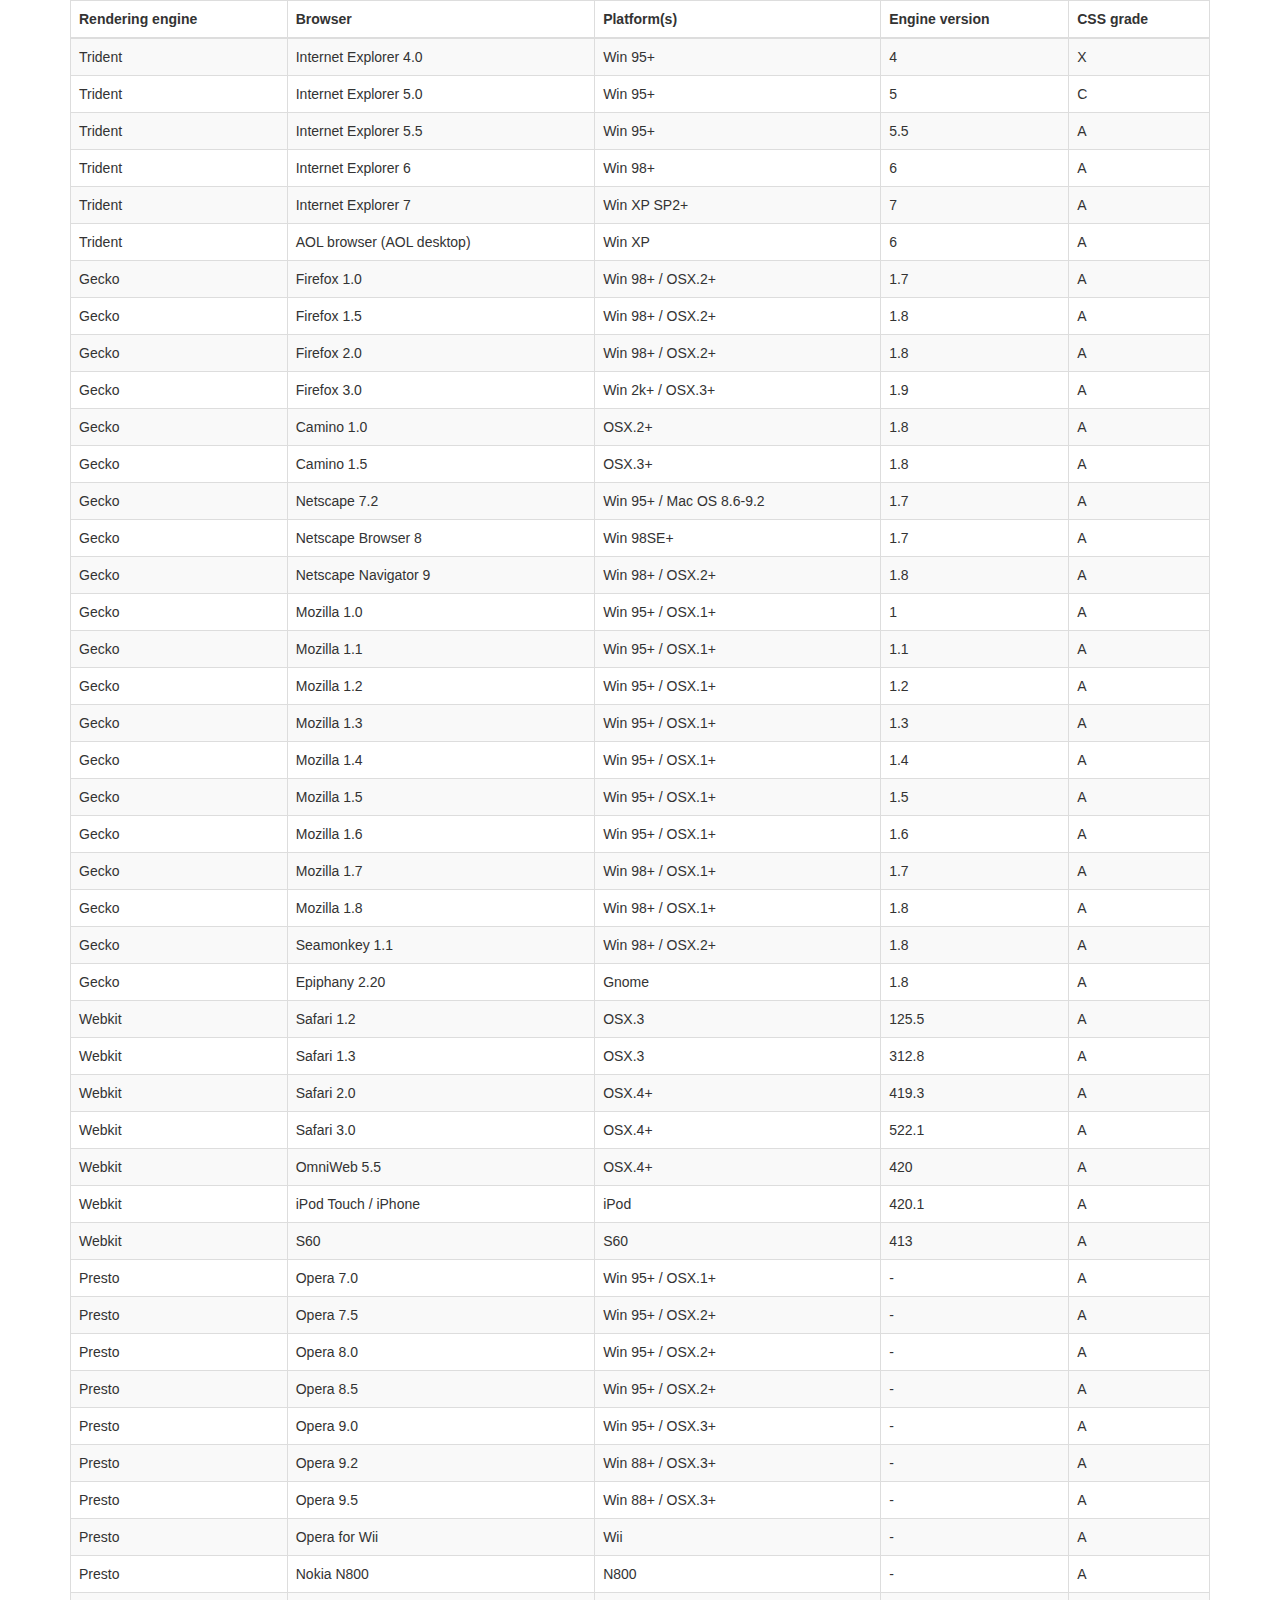
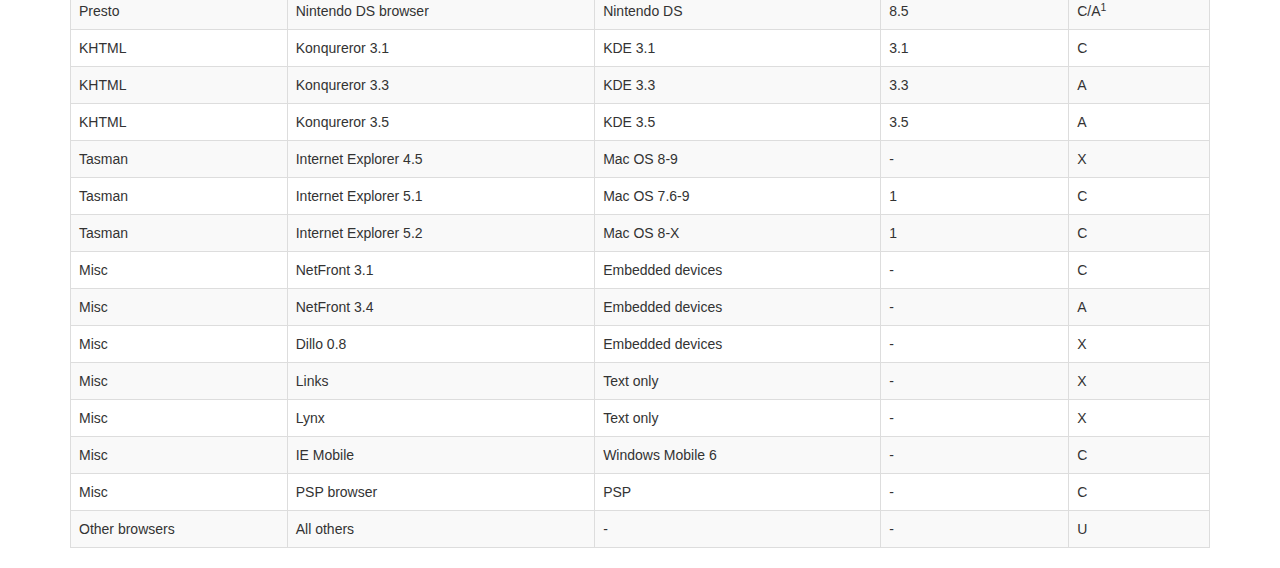
<file: web/vendor/datatables-plugins/index.html>
<!DOCTYPE HTML PUBLIC "-//W3C//DTD HTML 4.01//EN" "http://www.w3.org/TR/html4/strict.dtd">
<html>
	<head>
		<meta http-equiv="content-type" content="text/html; charset=utf-8" />
		
		<title>DataTables Bootstrap 3 example</title>

		<link rel="stylesheet" type="text/css" href="//maxcdn.bootstrapcdn.com/bootstrap/3.3.0/css/bootstrap.min.css">
		<link rel="stylesheet" type="text/css" href="dataTables.bootstrap.css">

		<script type="text/javascript" language="javascript" src="//code.jquery.com/jquery-1.11.1.min.js"></script>
		<script type="text/javascript" language="javascript" src="//cdn.datatables.net/1.10.3/js/jquery.dataTables.min.js"></script>
		<script type="text/javascript" language="javascript" src="dataTables.bootstrap.js"></script>
		<script type="text/javascript" charset="utf-8">
			$(document).ready(function() {
				$('#example').dataTable();
			} );
		</script>
	</head>
	<body>
		<div class="container">
			
<table cellpadding="0" cellspacing="0" border="0" class="table table-striped table-bordered" id="example">
	<thead>
		<tr>
			<th>Rendering engine</th>
			<th>Browser</th>
			<th>Platform(s)</th>
			<th>Engine version</th>
			<th>CSS grade</th>
		</tr>
	</thead>
	<tbody>
		<tr class="odd gradeX">
			<td>Trident</td>
			<td>Internet
				 Explorer 4.0</td>
			<td>Win 95+</td>
			<td class="center"> 4</td>
			<td class="center">X</td>
		</tr>
		<tr class="even gradeC">
			<td>Trident</td>
			<td>Internet
				 Explorer 5.0</td>
			<td>Win 95+</td>
			<td class="center">5</td>
			<td class="center">C</td>
		</tr>
		<tr class="odd gradeA">
			<td>Trident</td>
			<td>Internet
				 Explorer 5.5</td>
			<td>Win 95+</td>
			<td class="center">5.5</td>
			<td class="center">A</td>
		</tr>
		<tr class="even gradeA">
			<td>Trident</td>
			<td>Internet
				 Explorer 6</td>
			<td>Win 98+</td>
			<td class="center">6</td>
			<td class="center">A</td>
		</tr>
		<tr class="odd gradeA">
			<td>Trident</td>
			<td>Internet Explorer 7</td>
			<td>Win XP SP2+</td>
			<td class="center">7</td>
			<td class="center">A</td>
		</tr>
		<tr class="even gradeA">
			<td>Trident</td>
			<td>AOL browser (AOL desktop)</td>
			<td>Win XP</td>
			<td class="center">6</td>
			<td class="center">A</td>
		</tr>
		<tr class="gradeA">
			<td>Gecko</td>
			<td>Firefox 1.0</td>
			<td>Win 98+ / OSX.2+</td>
			<td class="center">1.7</td>
			<td class="center">A</td>
		</tr>
		<tr class="gradeA">
			<td>Gecko</td>
			<td>Firefox 1.5</td>
			<td>Win 98+ / OSX.2+</td>
			<td class="center">1.8</td>
			<td class="center">A</td>
		</tr>
		<tr class="gradeA">
			<td>Gecko</td>
			<td>Firefox 2.0</td>
			<td>Win 98+ / OSX.2+</td>
			<td class="center">1.8</td>
			<td class="center">A</td>
		</tr>
		<tr class="gradeA">
			<td>Gecko</td>
			<td>Firefox 3.0</td>
			<td>Win 2k+ / OSX.3+</td>
			<td class="center">1.9</td>
			<td class="center">A</td>
		</tr>
		<tr class="gradeA">
			<td>Gecko</td>
			<td>Camino 1.0</td>
			<td>OSX.2+</td>
			<td class="center">1.8</td>
			<td class="center">A</td>
		</tr>
		<tr class="gradeA">
			<td>Gecko</td>
			<td>Camino 1.5</td>
			<td>OSX.3+</td>
			<td class="center">1.8</td>
			<td class="center">A</td>
		</tr>
		<tr class="gradeA">
			<td>Gecko</td>
			<td>Netscape 7.2</td>
			<td>Win 95+ / Mac OS 8.6-9.2</td>
			<td class="center">1.7</td>
			<td class="center">A</td>
		</tr>
		<tr class="gradeA">
			<td>Gecko</td>
			<td>Netscape Browser 8</td>
			<td>Win 98SE+</td>
			<td class="center">1.7</td>
			<td class="center">A</td>
		</tr>
		<tr class="gradeA">
			<td>Gecko</td>
			<td>Netscape Navigator 9</td>
			<td>Win 98+ / OSX.2+</td>
			<td class="center">1.8</td>
			<td class="center">A</td>
		</tr>
		<tr class="gradeA">
			<td>Gecko</td>
			<td>Mozilla 1.0</td>
			<td>Win 95+ / OSX.1+</td>
			<td class="center">1</td>
			<td class="center">A</td>
		</tr>
		<tr class="gradeA">
			<td>Gecko</td>
			<td>Mozilla 1.1</td>
			<td>Win 95+ / OSX.1+</td>
			<td class="center">1.1</td>
			<td class="center">A</td>
		</tr>
		<tr class="gradeA">
			<td>Gecko</td>
			<td>Mozilla 1.2</td>
			<td>Win 95+ / OSX.1+</td>
			<td class="center">1.2</td>
			<td class="center">A</td>
		</tr>
		<tr class="gradeA">
			<td>Gecko</td>
			<td>Mozilla 1.3</td>
			<td>Win 95+ / OSX.1+</td>
			<td class="center">1.3</td>
			<td class="center">A</td>
		</tr>
		<tr class="gradeA">
			<td>Gecko</td>
			<td>Mozilla 1.4</td>
			<td>Win 95+ / OSX.1+</td>
			<td class="center">1.4</td>
			<td class="center">A</td>
		</tr>
		<tr class="gradeA">
			<td>Gecko</td>
			<td>Mozilla 1.5</td>
			<td>Win 95+ / OSX.1+</td>
			<td class="center">1.5</td>
			<td class="center">A</td>
		</tr>
		<tr class="gradeA">
			<td>Gecko</td>
			<td>Mozilla 1.6</td>
			<td>Win 95+ / OSX.1+</td>
			<td class="center">1.6</td>
			<td class="center">A</td>
		</tr>
		<tr class="gradeA">
			<td>Gecko</td>
			<td>Mozilla 1.7</td>
			<td>Win 98+ / OSX.1+</td>
			<td class="center">1.7</td>
			<td class="center">A</td>
		</tr>
		<tr class="gradeA">
			<td>Gecko</td>
			<td>Mozilla 1.8</td>
			<td>Win 98+ / OSX.1+</td>
			<td class="center">1.8</td>
			<td class="center">A</td>
		</tr>
		<tr class="gradeA">
			<td>Gecko</td>
			<td>Seamonkey 1.1</td>
			<td>Win 98+ / OSX.2+</td>
			<td class="center">1.8</td>
			<td class="center">A</td>
		</tr>
		<tr class="gradeA">
			<td>Gecko</td>
			<td>Epiphany 2.20</td>
			<td>Gnome</td>
			<td class="center">1.8</td>
			<td class="center">A</td>
		</tr>
		<tr class="gradeA">
			<td>Webkit</td>
			<td>Safari 1.2</td>
			<td>OSX.3</td>
			<td class="center">125.5</td>
			<td class="center">A</td>
		</tr>
		<tr class="gradeA">
			<td>Webkit</td>
			<td>Safari 1.3</td>
			<td>OSX.3</td>
			<td class="center">312.8</td>
			<td class="center">A</td>
		</tr>
		<tr class="gradeA">
			<td>Webkit</td>
			<td>Safari 2.0</td>
			<td>OSX.4+</td>
			<td class="center">419.3</td>
			<td class="center">A</td>
		</tr>
		<tr class="gradeA">
			<td>Webkit</td>
			<td>Safari 3.0</td>
			<td>OSX.4+</td>
			<td class="center">522.1</td>
			<td class="center">A</td>
		</tr>
		<tr class="gradeA">
			<td>Webkit</td>
			<td>OmniWeb 5.5</td>
			<td>OSX.4+</td>
			<td class="center">420</td>
			<td class="center">A</td>
		</tr>
		<tr class="gradeA">
			<td>Webkit</td>
			<td>iPod Touch / iPhone</td>
			<td>iPod</td>
			<td class="center">420.1</td>
			<td class="center">A</td>
		</tr>
		<tr class="gradeA">
			<td>Webkit</td>
			<td>S60</td>
			<td>S60</td>
			<td class="center">413</td>
			<td class="center">A</td>
		</tr>
		<tr class="gradeA">
			<td>Presto</td>
			<td>Opera 7.0</td>
			<td>Win 95+ / OSX.1+</td>
			<td class="center">-</td>
			<td class="center">A</td>
		</tr>
		<tr class="gradeA">
			<td>Presto</td>
			<td>Opera 7.5</td>
			<td>Win 95+ / OSX.2+</td>
			<td class="center">-</td>
			<td class="center">A</td>
		</tr>
		<tr class="gradeA">
			<td>Presto</td>
			<td>Opera 8.0</td>
			<td>Win 95+ / OSX.2+</td>
			<td class="center">-</td>
			<td class="center">A</td>
		</tr>
		<tr class="gradeA">
			<td>Presto</td>
			<td>Opera 8.5</td>
			<td>Win 95+ / OSX.2+</td>
			<td class="center">-</td>
			<td class="center">A</td>
		</tr>
		<tr class="gradeA">
			<td>Presto</td>
			<td>Opera 9.0</td>
			<td>Win 95+ / OSX.3+</td>
			<td class="center">-</td>
			<td class="center">A</td>
		</tr>
		<tr class="gradeA">
			<td>Presto</td>
			<td>Opera 9.2</td>
			<td>Win 88+ / OSX.3+</td>
			<td class="center">-</td>
			<td class="center">A</td>
		</tr>
		<tr class="gradeA">
			<td>Presto</td>
			<td>Opera 9.5</td>
			<td>Win 88+ / OSX.3+</td>
			<td class="center">-</td>
			<td class="center">A</td>
		</tr>
		<tr class="gradeA">
			<td>Presto</td>
			<td>Opera for Wii</td>
			<td>Wii</td>
			<td class="center">-</td>
			<td class="center">A</td>
		</tr>
		<tr class="gradeA">
			<td>Presto</td>
			<td>Nokia N800</td>
			<td>N800</td>
			<td class="center">-</td>
			<td class="center">A</td>
		</tr>
		<tr class="gradeA">
			<td>Presto</td>
			<td>Nintendo DS browser</td>
			<td>Nintendo DS</td>
			<td class="center">8.5</td>
			<td class="center">C/A<sup>1</sup></td>
		</tr>
		<tr class="gradeC">
			<td>KHTML</td>
			<td>Konqureror 3.1</td>
			<td>KDE 3.1</td>
			<td class="center">3.1</td>
			<td class="center">C</td>
		</tr>
		<tr class="gradeA">
			<td>KHTML</td>
			<td>Konqureror 3.3</td>
			<td>KDE 3.3</td>
			<td class="center">3.3</td>
			<td class="center">A</td>
		</tr>
		<tr class="gradeA">
			<td>KHTML</td>
			<td>Konqureror 3.5</td>
			<td>KDE 3.5</td>
			<td class="center">3.5</td>
			<td class="center">A</td>
		</tr>
		<tr class="gradeX">
			<td>Tasman</td>
			<td>Internet Explorer 4.5</td>
			<td>Mac OS 8-9</td>
			<td class="center">-</td>
			<td class="center">X</td>
		</tr>
		<tr class="gradeC">
			<td>Tasman</td>
			<td>Internet Explorer 5.1</td>
			<td>Mac OS 7.6-9</td>
			<td class="center">1</td>
			<td class="center">C</td>
		</tr>
		<tr class="gradeC">
			<td>Tasman</td>
			<td>Internet Explorer 5.2</td>
			<td>Mac OS 8-X</td>
			<td class="center">1</td>
			<td class="center">C</td>
		</tr>
		<tr class="gradeA">
			<td>Misc</td>
			<td>NetFront 3.1</td>
			<td>Embedded devices</td>
			<td class="center">-</td>
			<td class="center">C</td>
		</tr>
		<tr class="gradeA">
			<td>Misc</td>
			<td>NetFront 3.4</td>
			<td>Embedded devices</td>
			<td class="center">-</td>
			<td class="center">A</td>
		</tr>
		<tr class="gradeX">
			<td>Misc</td>
			<td>Dillo 0.8</td>
			<td>Embedded devices</td>
			<td class="center">-</td>
			<td class="center">X</td>
		</tr>
		<tr class="gradeX">
			<td>Misc</td>
			<td>Links</td>
			<td>Text only</td>
			<td class="center">-</td>
			<td class="center">X</td>
		</tr>
		<tr class="gradeX">
			<td>Misc</td>
			<td>Lynx</td>
			<td>Text only</td>
			<td class="center">-</td>
			<td class="center">X</td>
		</tr>
		<tr class="gradeC">
			<td>Misc</td>
			<td>IE Mobile</td>
			<td>Windows Mobile 6</td>
			<td class="center">-</td>
			<td class="center">C</td>
		</tr>
		<tr class="gradeC">
			<td>Misc</td>
			<td>PSP browser</td>
			<td>PSP</td>
			<td class="center">-</td>
			<td class="center">C</td>
		</tr>
		<tr class="gradeU">
			<td>Other browsers</td>
			<td>All others</td>
			<td>-</td>
			<td class="center">-</td>
			<td class="center">U</td>
		</tr>
	</tbody>
</table>
			
		</div>
	</body>
</html>
</file>
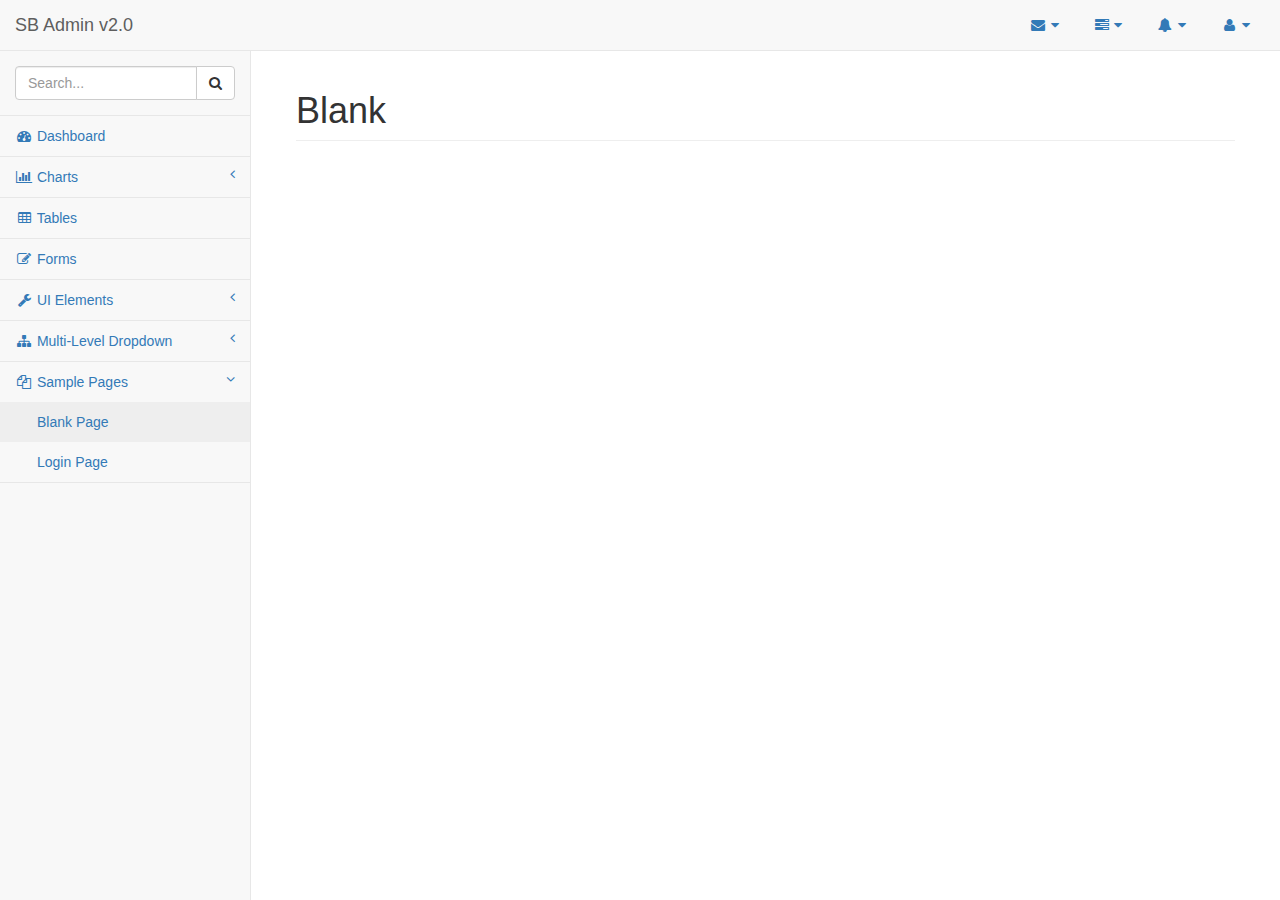
<file: web/pages/blank.html>
<!DOCTYPE html>
<html lang="en">

<head>

    <meta charset="utf-8">
    <meta http-equiv="X-UA-Compatible" content="IE=edge">
    <meta name="viewport" content="width=device-width, initial-scale=1">
    <meta name="description" content="">
    <meta name="author" content="">

    <title>New Activity</title>

    <!-- Bootstrap Core CSS -->
    <link href="../vendor/bootstrap/css/bootstrap.min.css" rel="stylesheet">

    <!-- MetisMenu CSS -->
    <link href="../vendor/metisMenu/metisMenu.min.css" rel="stylesheet">

    <!-- Custom CSS -->
    <link href="../dist/css/sb-admin-2.css" rel="stylesheet">

    <!-- Custom Fonts -->
    <link href="../vendor/font-awesome/css/font-awesome.min.css" rel="stylesheet" type="text/css">

    <!-- HTML5 Shim and Respond.js IE8 support of HTML5 elements and media queries -->
    <!-- WARNING: Respond.js doesn't work if you view the page via file:// -->
    <!--[if lt IE 9]>
        <script src="https://oss.maxcdn.com/libs/html5shiv/3.7.0/html5shiv.js"></script>
        <script src="https://oss.maxcdn.com/libs/respond.js/1.4.2/respond.min.js"></script>
    <![endif]-->

</head>

<body>

    <div id="wrapper">

        <!-- Navigation -->
        <nav class="navbar navbar-default navbar-static-top" role="navigation" style="margin-bottom: 0">
            <div class="navbar-header">
                <button type="button" class="navbar-toggle" data-toggle="collapse" data-target=".navbar-collapse">
                    <span class="sr-only">Toggle navigation</span>
                    <span class="icon-bar"></span>
                    <span class="icon-bar"></span>
                    <span class="icon-bar"></span>
                </button>
                <a class="navbar-brand" href="index.html">SB Admin v2.0</a>
            </div>
            <!-- /.navbar-header -->

            <ul class="nav navbar-top-links navbar-right">
                <li class="dropdown">
                    <a class="dropdown-toggle" data-toggle="dropdown" href="#">
                        <i class="fa fa-envelope fa-fw"></i> <i class="fa fa-caret-down"></i>
                    </a>
                    <ul class="dropdown-menu dropdown-messages">
                        <li>
                            <a href="#">
                                <div>
                                    <strong>John Smith</strong>
                                    <span class="pull-right text-muted">
                                        <em>Yesterday</em>
                                    </span>
                                </div>
                                <div>Lorem ipsum dolor sit amet, consectetur adipiscing elit. Pellentesque eleifend...</div>
                            </a>
                        </li>
                        <li class="divider"></li>
                        <li>
                            <a href="#">
                                <div>
                                    <strong>John Smith</strong>
                                    <span class="pull-right text-muted">
                                        <em>Yesterday</em>
                                    </span>
                                </div>
                                <div>Lorem ipsum dolor sit amet, consectetur adipiscing elit. Pellentesque eleifend...</div>
                            </a>
                        </li>
                        <li class="divider"></li>
                        <li>
                            <a href="#">
                                <div>
                                    <strong>John Smith</strong>
                                    <span class="pull-right text-muted">
                                        <em>Yesterday</em>
                                    </span>
                                </div>
                                <div>Lorem ipsum dolor sit amet, consectetur adipiscing elit. Pellentesque eleifend...</div>
                            </a>
                        </li>
                        <li class="divider"></li>
                        <li>
                            <a class="text-center" href="#">
                                <strong>Read All Messages</strong>
                                <i class="fa fa-angle-right"></i>
                            </a>
                        </li>
                    </ul>
                    <!-- /.dropdown-messages -->
                </li>
                <!-- /.dropdown -->
                <li class="dropdown">
                    <a class="dropdown-toggle" data-toggle="dropdown" href="#">
                        <i class="fa fa-tasks fa-fw"></i> <i class="fa fa-caret-down"></i>
                    </a>
                    <ul class="dropdown-menu dropdown-tasks">
                        <li>
                            <a href="#">
                                <div>
                                    <p>
                                        <strong>Task 1</strong>
                                        <span class="pull-right text-muted">40% Complete</span>
                                    </p>
                                    <div class="progress progress-striped active">
                                        <div class="progress-bar progress-bar-success" role="progressbar" aria-valuenow="40" aria-valuemin="0" aria-valuemax="100" style="width: 40%">
                                            <span class="sr-only">40% Complete (success)</span>
                                        </div>
                                    </div>
                                </div>
                            </a>
                        </li>
                        <li class="divider"></li>
                        <li>
                            <a href="#">
                                <div>
                                    <p>
                                        <strong>Task 2</strong>
                                        <span class="pull-right text-muted">20% Complete</span>
                                    </p>
                                    <div class="progress progress-striped active">
                                        <div class="progress-bar progress-bar-info" role="progressbar" aria-valuenow="20" aria-valuemin="0" aria-valuemax="100" style="width: 20%">
                                            <span class="sr-only">20% Complete</span>
                                        </div>
                                    </div>
                                </div>
                            </a>
                        </li>
                        <li class="divider"></li>
                        <li>
                            <a href="#">
                                <div>
                                    <p>
                                        <strong>Task 3</strong>
                                        <span class="pull-right text-muted">60% Complete</span>
                                    </p>
                                    <div class="progress progress-striped active">
                                        <div class="progress-bar progress-bar-warning" role="progressbar" aria-valuenow="60" aria-valuemin="0" aria-valuemax="100" style="width: 60%">
                                            <span class="sr-only">60% Complete (warning)</span>
                                        </div>
                                    </div>
                                </div>
                            </a>
                        </li>
                        <li class="divider"></li>
                        <li>
                            <a href="#">
                                <div>
                                    <p>
                                        <strong>Task 4</strong>
                                        <span class="pull-right text-muted">80% Complete</span>
                                    </p>
                                    <div class="progress progress-striped active">
                                        <div class="progress-bar progress-bar-danger" role="progressbar" aria-valuenow="80" aria-valuemin="0" aria-valuemax="100" style="width: 80%">
                                            <span class="sr-only">80% Complete (danger)</span>
                                        </div>
                                    </div>
                                </div>
                            </a>
                        </li>
                        <li class="divider"></li>
                        <li>
                            <a class="text-center" href="#">
                                <strong>See All Tasks</strong>
                                <i class="fa fa-angle-right"></i>
                            </a>
                        </li>
                    </ul>
                    <!-- /.dropdown-tasks -->
                </li>
                <!-- /.dropdown -->
                <li class="dropdown">
                    <a class="dropdown-toggle" data-toggle="dropdown" href="#">
                        <i class="fa fa-bell fa-fw"></i> <i class="fa fa-caret-down"></i>
                    </a>
                    <ul class="dropdown-menu dropdown-alerts">
                        <li>
                            <a href="#">
                                <div>
                                    <i class="fa fa-comment fa-fw"></i> New Comment
                                    <span class="pull-right text-muted small">4 minutes ago</span>
                                </div>
                            </a>
                        </li>
                        <li class="divider"></li>
                        <li>
                            <a href="#">
                                <div>
                                    <i class="fa fa-twitter fa-fw"></i> 3 New Followers
                                    <span class="pull-right text-muted small">12 minutes ago</span>
                                </div>
                            </a>
                        </li>
                        <li class="divider"></li>
                        <li>
                            <a href="#">
                                <div>
                                    <i class="fa fa-envelope fa-fw"></i> Message Sent
                                    <span class="pull-right text-muted small">4 minutes ago</span>
                                </div>
                            </a>
                        </li>
                        <li class="divider"></li>
                        <li>
                            <a href="#">
                                <div>
                                    <i class="fa fa-tasks fa-fw"></i> New Task
                                    <span class="pull-right text-muted small">4 minutes ago</span>
                                </div>
                            </a>
                        </li>
                        <li class="divider"></li>
                        <li>
                            <a href="#">
                                <div>
                                    <i class="fa fa-upload fa-fw"></i> Server Rebooted
                                    <span class="pull-right text-muted small">4 minutes ago</span>
                                </div>
                            </a>
                        </li>
                        <li class="divider"></li>
                        <li>
                            <a class="text-center" href="#">
                                <strong>See All Alerts</strong>
                                <i class="fa fa-angle-right"></i>
                            </a>
                        </li>
                    </ul>
                    <!-- /.dropdown-alerts -->
                </li>
                <!-- /.dropdown -->
                <li class="dropdown">
                    <a class="dropdown-toggle" data-toggle="dropdown" href="#">
                        <i class="fa fa-user fa-fw"></i> <i class="fa fa-caret-down"></i>
                    </a>
                    <ul class="dropdown-menu dropdown-user">
                        <li><a href="#"><i class="fa fa-user fa-fw"></i> User Profile</a>
                        </li>
                        <li><a href="#"><i class="fa fa-gear fa-fw"></i> Settings</a>
                        </li>
                        <li class="divider"></li>
                        <li><a href="login.html"><i class="fa fa-sign-out fa-fw"></i> Logout</a>
                        </li>
                    </ul>
                    <!-- /.dropdown-user -->
                </li>
                <!-- /.dropdown -->
            </ul>
            <!-- /.navbar-top-links -->

            <div class="navbar-default sidebar" role="navigation">
                <div class="sidebar-nav navbar-collapse">
                    <ul class="nav" id="side-menu">
                        <li class="sidebar-search">
                            <div class="input-group custom-search-form">
                                <input type="text" class="form-control" placeholder="Search...">
                                <span class="input-group-btn">
                                    <button class="btn btn-default" type="button">
                                        <i class="fa fa-search"></i>
                                    </button>
                                </span>
                            </div>
                            <!-- /input-group -->
                        </li>
                        <li>
                            <a href="index.html"><i class="fa fa-dashboard fa-fw"></i> Dashboard</a>
                        </li>
                        <li>
                            <a href="#"><i class="fa fa-bar-chart-o fa-fw"></i> Charts<span class="fa arrow"></span></a>
                            <ul class="nav nav-second-level">
                                <li>
                                    <a href="flot.html">Flot Charts</a>
                                </li>
                                <li>
                                    <a href="morris.html">Morris.js Charts</a>
                                </li>
                            </ul>
                            <!-- /.nav-second-level -->
                        </li>
                        <li>
                            <a href="tables.html"><i class="fa fa-table fa-fw"></i> Tables</a>
                        </li>
                        <li>
                            <a href="forms.html"><i class="fa fa-edit fa-fw"></i> Forms</a>
                        </li>
                        <li>
                            <a href="#"><i class="fa fa-wrench fa-fw"></i> UI Elements<span class="fa arrow"></span></a>
                            <ul class="nav nav-second-level">
                                <li>
                                    <a href="panels-wells.html">Panels and Wells</a>
                                </li>
                                <li>
                                    <a href="buttons.html">Buttons</a>
                                </li>
                                <li>
                                    <a href="notifications.html">Notifications</a>
                                </li>
                                <li>
                                    <a href="typography.html">Typography</a>
                                </li>
                                <li>
                                    <a href="icons.html"> Icons</a>
                                </li>
                                <li>
                                    <a href="grid.html">Grid</a>
                                </li>
                            </ul>
                            <!-- /.nav-second-level -->
                        </li>
                        <li>
                            <a href="#"><i class="fa fa-sitemap fa-fw"></i> Multi-Level Dropdown<span class="fa arrow"></span></a>
                            <ul class="nav nav-second-level">
                                <li>
                                    <a href="#">Second Level Item</a>
                                </li>
                                <li>
                                    <a href="#">Second Level Item</a>
                                </li>
                                <li>
                                    <a href="#">Third Level <span class="fa arrow"></span></a>
                                    <ul class="nav nav-third-level">
                                        <li>
                                            <a href="#">Third Level Item</a>
                                        </li>
                                        <li>
                                            <a href="#">Third Level Item</a>
                                        </li>
                                        <li>
                                            <a href="#">Third Level Item</a>
                                        </li>
                                        <li>
                                            <a href="#">Third Level Item</a>
                                        </li>
                                    </ul>
                                    <!-- /.nav-third-level -->
                                </li>
                            </ul>
                            <!-- /.nav-second-level -->
                        </li>
                        <li class="active">
                            <a href="#"><i class="fa fa-files-o fa-fw"></i> Sample Pages<span class="fa arrow"></span></a>
                            <ul class="nav nav-second-level">
                                <li>
                                    <a class="active" href="blank.html">Blank Page</a>
                                </li>
                                <li>
                                    <a href="login.html">Login Page</a>
                                </li>
                            </ul>
                            <!-- /.nav-second-level -->
                        </li>
                    </ul>
                </div>
                <!-- /.sidebar-collapse -->
            </div>
            <!-- /.navbar-static-side -->
        </nav>

        <!-- Page Content -->
        <div id="page-wrapper">
            <div class="container-fluid">
                <div class="row">
                    <div class="col-lg-12">
                        <h1 class="page-header">Blank</h1>
                    </div>
                    <!-- /.col-lg-12 -->
                </div>
                <!-- /.row -->
            </div>
            <!-- /.container-fluid -->
        </div>
        <!-- /#page-wrapper -->

    </div>
    <!-- /#wrapper -->

    <!-- jQuery -->
    <script src="../vendor/jquery/jquery.min.js"></script>

    <!-- Bootstrap Core JavaScript -->
    <script src="../vendor/bootstrap/js/bootstrap.min.js"></script>

    <!-- Metis Menu Plugin JavaScript -->
    <script src="../vendor/metisMenu/metisMenu.min.js"></script>

    <!-- Custom Theme JavaScript -->
    <script src="../dist/js/sb-admin-2.js"></script>

</body>

</html>
</file>
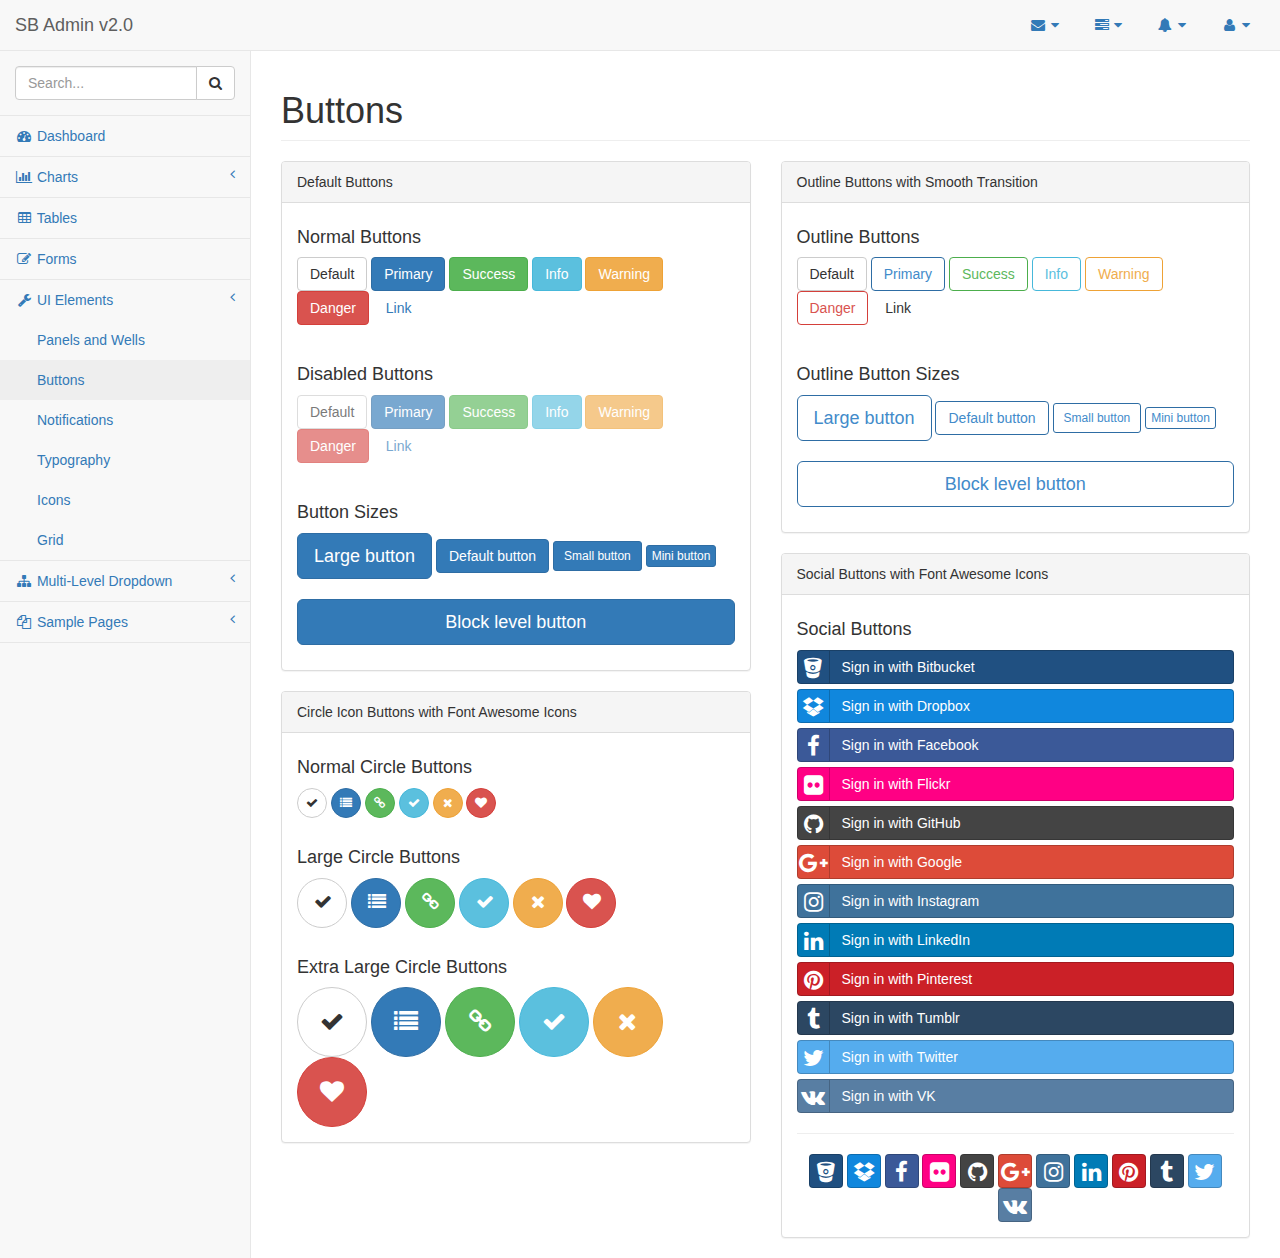
<file: web/pages/buttons.html>
<!DOCTYPE html>
<html lang="en">

<head>

    <meta charset="utf-8">
    <meta http-equiv="X-UA-Compatible" content="IE=edge">
    <meta name="viewport" content="width=device-width, initial-scale=1">
    <meta name="description" content="">
    <meta name="author" content="">

    <title>SB Admin 2 - Bootstrap Admin Theme</title>

    <!-- Bootstrap Core CSS -->
    <link href="../vendor/bootstrap/css/bootstrap.min.css" rel="stylesheet">

    <!-- MetisMenu CSS -->
    <link href="../vendor/metisMenu/metisMenu.min.css" rel="stylesheet">

    <!-- Social Buttons CSS -->
    <link href="../vendor/bootstrap-social/bootstrap-social.css" rel="stylesheet">

    <!-- Custom CSS -->
    <link href="../dist/css/sb-admin-2.css" rel="stylesheet">

    <!-- Custom Fonts -->
    <link href="../vendor/font-awesome/css/font-awesome.min.css" rel="stylesheet" type="text/css">

    <!-- HTML5 Shim and Respond.js IE8 support of HTML5 elements and media queries -->
    <!-- WARNING: Respond.js doesn't work if you view the page via file:// -->
    <!--[if lt IE 9]>
        <script src="https://oss.maxcdn.com/libs/html5shiv/3.7.0/html5shiv.js"></script>
        <script src="https://oss.maxcdn.com/libs/respond.js/1.4.2/respond.min.js"></script>
    <![endif]-->

</head>

<body>

    <div id="wrapper">

        <!-- Navigation -->
        <nav class="navbar navbar-default navbar-static-top" role="navigation" style="margin-bottom: 0">
            <div class="navbar-header">
                <button type="button" class="navbar-toggle" data-toggle="collapse" data-target=".navbar-collapse">
                    <span class="sr-only">Toggle navigation</span>
                    <span class="icon-bar"></span>
                    <span class="icon-bar"></span>
                    <span class="icon-bar"></span>
                </button>
                <a class="navbar-brand" href="index.html">SB Admin v2.0</a>
            </div>
            <!-- /.navbar-header -->

            <ul class="nav navbar-top-links navbar-right">
                <li class="dropdown">
                    <a class="dropdown-toggle" data-toggle="dropdown" href="#">
                        <i class="fa fa-envelope fa-fw"></i> <i class="fa fa-caret-down"></i>
                    </a>
                    <ul class="dropdown-menu dropdown-messages">
                        <li>
                            <a href="#">
                                <div>
                                    <strong>John Smith</strong>
                                    <span class="pull-right text-muted">
                                        <em>Yesterday</em>
                                    </span>
                                </div>
                                <div>Lorem ipsum dolor sit amet, consectetur adipiscing elit. Pellentesque eleifend...</div>
                            </a>
                        </li>
                        <li class="divider"></li>
                        <li>
                            <a href="#">
                                <div>
                                    <strong>John Smith</strong>
                                    <span class="pull-right text-muted">
                                        <em>Yesterday</em>
                                    </span>
                                </div>
                                <div>Lorem ipsum dolor sit amet, consectetur adipiscing elit. Pellentesque eleifend...</div>
                            </a>
                        </li>
                        <li class="divider"></li>
                        <li>
                            <a href="#">
                                <div>
                                    <strong>John Smith</strong>
                                    <span class="pull-right text-muted">
                                        <em>Yesterday</em>
                                    </span>
                                </div>
                                <div>Lorem ipsum dolor sit amet, consectetur adipiscing elit. Pellentesque eleifend...</div>
                            </a>
                        </li>
                        <li class="divider"></li>
                        <li>
                            <a class="text-center" href="#">
                                <strong>Read All Messages</strong>
                                <i class="fa fa-angle-right"></i>
                            </a>
                        </li>
                    </ul>
                    <!-- /.dropdown-messages -->
                </li>
                <!-- /.dropdown -->
                <li class="dropdown">
                    <a class="dropdown-toggle" data-toggle="dropdown" href="#">
                        <i class="fa fa-tasks fa-fw"></i> <i class="fa fa-caret-down"></i>
                    </a>
                    <ul class="dropdown-menu dropdown-tasks">
                        <li>
                            <a href="#">
                                <div>
                                    <p>
                                        <strong>Task 1</strong>
                                        <span class="pull-right text-muted">40% Complete</span>
                                    </p>
                                    <div class="progress progress-striped active">
                                        <div class="progress-bar progress-bar-success" role="progressbar" aria-valuenow="40" aria-valuemin="0" aria-valuemax="100" style="width: 40%">
                                            <span class="sr-only">40% Complete (success)</span>
                                        </div>
                                    </div>
                                </div>
                            </a>
                        </li>
                        <li class="divider"></li>
                        <li>
                            <a href="#">
                                <div>
                                    <p>
                                        <strong>Task 2</strong>
                                        <span class="pull-right text-muted">20% Complete</span>
                                    </p>
                                    <div class="progress progress-striped active">
                                        <div class="progress-bar progress-bar-info" role="progressbar" aria-valuenow="20" aria-valuemin="0" aria-valuemax="100" style="width: 20%">
                                            <span class="sr-only">20% Complete</span>
                                        </div>
                                    </div>
                                </div>
                            </a>
                        </li>
                        <li class="divider"></li>
                        <li>
                            <a href="#">
                                <div>
                                    <p>
                                        <strong>Task 3</strong>
                                        <span class="pull-right text-muted">60% Complete</span>
                                    </p>
                                    <div class="progress progress-striped active">
                                        <div class="progress-bar progress-bar-warning" role="progressbar" aria-valuenow="60" aria-valuemin="0" aria-valuemax="100" style="width: 60%">
                                            <span class="sr-only">60% Complete (warning)</span>
                                        </div>
                                    </div>
                                </div>
                            </a>
                        </li>
                        <li class="divider"></li>
                        <li>
                            <a href="#">
                                <div>
                                    <p>
                                        <strong>Task 4</strong>
                                        <span class="pull-right text-muted">80% Complete</span>
                                    </p>
                                    <div class="progress progress-striped active">
                                        <div class="progress-bar progress-bar-danger" role="progressbar" aria-valuenow="80" aria-valuemin="0" aria-valuemax="100" style="width: 80%">
                                            <span class="sr-only">80% Complete (danger)</span>
                                        </div>
                                    </div>
                                </div>
                            </a>
                        </li>
                        <li class="divider"></li>
                        <li>
                            <a class="text-center" href="#">
                                <strong>See All Tasks</strong>
                                <i class="fa fa-angle-right"></i>
                            </a>
                        </li>
                    </ul>
                    <!-- /.dropdown-tasks -->
                </li>
                <!-- /.dropdown -->
                <li class="dropdown">
                    <a class="dropdown-toggle" data-toggle="dropdown" href="#">
                        <i class="fa fa-bell fa-fw"></i> <i class="fa fa-caret-down"></i>
                    </a>
                    <ul class="dropdown-menu dropdown-alerts">
                        <li>
                            <a href="#">
                                <div>
                                    <i class="fa fa-comment fa-fw"></i> New Comment
                                    <span class="pull-right text-muted small">4 minutes ago</span>
                                </div>
                            </a>
                        </li>
                        <li class="divider"></li>
                        <li>
                            <a href="#">
                                <div>
                                    <i class="fa fa-twitter fa-fw"></i> 3 New Followers
                                    <span class="pull-right text-muted small">12 minutes ago</span>
                                </div>
                            </a>
                        </li>
                        <li class="divider"></li>
                        <li>
                            <a href="#">
                                <div>
                                    <i class="fa fa-envelope fa-fw"></i> Message Sent
                                    <span class="pull-right text-muted small">4 minutes ago</span>
                                </div>
                            </a>
                        </li>
                        <li class="divider"></li>
                        <li>
                            <a href="#">
                                <div>
                                    <i class="fa fa-tasks fa-fw"></i> New Task
                                    <span class="pull-right text-muted small">4 minutes ago</span>
                                </div>
                            </a>
                        </li>
                        <li class="divider"></li>
                        <li>
                            <a href="#">
                                <div>
                                    <i class="fa fa-upload fa-fw"></i> Server Rebooted
                                    <span class="pull-right text-muted small">4 minutes ago</span>
                                </div>
                            </a>
                        </li>
                        <li class="divider"></li>
                        <li>
                            <a class="text-center" href="#">
                                <strong>See All Alerts</strong>
                                <i class="fa fa-angle-right"></i>
                            </a>
                        </li>
                    </ul>
                    <!-- /.dropdown-alerts -->
                </li>
                <!-- /.dropdown -->
                <li class="dropdown">
                    <a class="dropdown-toggle" data-toggle="dropdown" href="#">
                        <i class="fa fa-user fa-fw"></i> <i class="fa fa-caret-down"></i>
                    </a>
                    <ul class="dropdown-menu dropdown-user">
                        <li><a href="#"><i class="fa fa-user fa-fw"></i> User Profile</a>
                        </li>
                        <li><a href="#"><i class="fa fa-gear fa-fw"></i> Settings</a>
                        </li>
                        <li class="divider"></li>
                        <li><a href="login.html"><i class="fa fa-sign-out fa-fw"></i> Logout</a>
                        </li>
                    </ul>
                    <!-- /.dropdown-user -->
                </li>
                <!-- /.dropdown -->
            </ul>
            <!-- /.navbar-top-links -->

            <div class="navbar-default sidebar" role="navigation">
                <div class="sidebar-nav navbar-collapse">
                    <ul class="nav" id="side-menu">
                        <li class="sidebar-search">
                            <div class="input-group custom-search-form">
                                <input type="text" class="form-control" placeholder="Search...">
                                <span class="input-group-btn">
                                <button class="btn btn-default" type="button">
                                    <i class="fa fa-search"></i>
                                </button>
                            </span>
                            </div>
                            <!-- /input-group -->
                        </li>
                        <li>
                            <a href="index.html"><i class="fa fa-dashboard fa-fw"></i> Dashboard</a>
                        </li>
                        <li>
                            <a href="#"><i class="fa fa-bar-chart-o fa-fw"></i> Charts<span class="fa arrow"></span></a>
                            <ul class="nav nav-second-level">
                                <li>
                                    <a href="flot.html">Flot Charts</a>
                                </li>
                                <li>
                                    <a href="morris.html">Morris.js Charts</a>
                                </li>
                            </ul>
                            <!-- /.nav-second-level -->
                        </li>
                        <li>
                            <a href="tables.html"><i class="fa fa-table fa-fw"></i> Tables</a>
                        </li>
                        <li>
                            <a href="forms.html"><i class="fa fa-edit fa-fw"></i> Forms</a>
                        </li>
                        <li>
                            <a href="#"><i class="fa fa-wrench fa-fw"></i> UI Elements<span class="fa arrow"></span></a>
                            <ul class="nav nav-second-level">
                                <li>
                                    <a href="panels-wells.html">Panels and Wells</a>
                                </li>
                                <li>
                                    <a href="buttons.html">Buttons</a>
                                </li>
                                <li>
                                    <a href="notifications.html">Notifications</a>
                                </li>
                                <li>
                                    <a href="typography.html">Typography</a>
                                </li>
                                <li>
                                    <a href="icons.html"> Icons</a>
                                </li>
                                <li>
                                    <a href="grid.html">Grid</a>
                                </li>
                            </ul>
                            <!-- /.nav-second-level -->
                        </li>
                        <li>
                            <a href="#"><i class="fa fa-sitemap fa-fw"></i> Multi-Level Dropdown<span class="fa arrow"></span></a>
                            <ul class="nav nav-second-level">
                                <li>
                                    <a href="#">Second Level Item</a>
                                </li>
                                <li>
                                    <a href="#">Second Level Item</a>
                                </li>
                                <li>
                                    <a href="#">Third Level <span class="fa arrow"></span></a>
                                    <ul class="nav nav-third-level">
                                        <li>
                                            <a href="#">Third Level Item</a>
                                        </li>
                                        <li>
                                            <a href="#">Third Level Item</a>
                                        </li>
                                        <li>
                                            <a href="#">Third Level Item</a>
                                        </li>
                                        <li>
                                            <a href="#">Third Level Item</a>
                                        </li>
                                    </ul>
                                    <!-- /.nav-third-level -->
                                </li>
                            </ul>
                            <!-- /.nav-second-level -->
                        </li>
                        <li>
                            <a href="#"><i class="fa fa-files-o fa-fw"></i> Sample Pages<span class="fa arrow"></span></a>
                            <ul class="nav nav-second-level">
                                <li>
                                    <a href="blank.html">Blank Page</a>
                                </li>
                                <li>
                                    <a href="login.html">Login Page</a>
                                </li>
                            </ul>
                            <!-- /.nav-second-level -->
                        </li>
                    </ul>
                </div>
                <!-- /.sidebar-collapse -->
            </div>
            <!-- /.navbar-static-side -->
        </nav>

        <!-- Page Content -->
        <div id="page-wrapper">
            <div class="row">
                <div class="col-lg-12">
                    <h1 class="page-header">Buttons</h1>
                </div>
                <!-- /.col-lg-12 -->
            </div>
            <!-- /.row -->
            <div class="row">
                <div class="col-lg-6">
                    <div class="panel panel-default">
                        <div class="panel-heading">
                            Default Buttons
                        </div>
                        <!-- /.panel-heading -->
                        <div class="panel-body">
                            <h4>Normal Buttons</h4>
                            <p>
                                <button type="button" class="btn btn-default">Default</button>
                                <button type="button" class="btn btn-primary">Primary</button>
                                <button type="button" class="btn btn-success">Success</button>
                                <button type="button" class="btn btn-info">Info</button>
                                <button type="button" class="btn btn-warning">Warning</button>
                                <button type="button" class="btn btn-danger">Danger</button>
                                <button type="button" class="btn btn-link">Link</button>
                            </p>
                            <br>
                            <h4>Disabled Buttons</h4>
                            <p>
                                <button type="button" class="btn btn-default disabled">Default</button>
                                <button type="button" class="btn btn-primary disabled">Primary</button>
                                <button type="button" class="btn btn-success disabled">Success</button>
                                <button type="button" class="btn btn-info disabled">Info</button>
                                <button type="button" class="btn btn-warning disabled">Warning</button>
                                <button type="button" class="btn btn-danger disabled">Danger</button>
                                <button type="button" class="btn btn-link disabled">Link</button>
                            </p>
                            <br>
                            <h4>Button Sizes</h4>
                            <p>
                                <button type="button" class="btn btn-primary btn-lg">Large button</button>
                                <button type="button" class="btn btn-primary">Default button</button>
                                <button type="button" class="btn btn-primary btn-sm">Small button</button>
                                <button type="button" class="btn btn-primary btn-xs">Mini button</button>
                                <br>
                                <br>
                                <button type="button" class="btn btn-primary btn-lg btn-block">Block level button</button>
                            </p>
                        </div>
                        <!-- /.panel-body -->
                    </div>
                    <!-- /.panel -->
                    <div class="panel panel-default">
                        <div class="panel-heading">
                            Circle Icon Buttons with Font Awesome Icons
                        </div>
                        <!-- /.panel-heading -->
                        <div class="panel-body">
                            <h4>Normal Circle Buttons</h4>
                            <button type="button" class="btn btn-default btn-circle"><i class="fa fa-check"></i>
                            </button>
                            <button type="button" class="btn btn-primary btn-circle"><i class="fa fa-list"></i>
                            </button>
                            <button type="button" class="btn btn-success btn-circle"><i class="fa fa-link"></i>
                            </button>
                            <button type="button" class="btn btn-info btn-circle"><i class="fa fa-check"></i>
                            </button>
                            <button type="button" class="btn btn-warning btn-circle"><i class="fa fa-times"></i>
                            </button>
                            <button type="button" class="btn btn-danger btn-circle"><i class="fa fa-heart"></i>
                            </button>
                            <br>
                            <br>
                            <h4>Large Circle Buttons</h4>
                            <button type="button" class="btn btn-default btn-circle btn-lg"><i class="fa fa-check"></i>
                            </button>
                            <button type="button" class="btn btn-primary btn-circle btn-lg"><i class="fa fa-list"></i>
                            </button>
                            <button type="button" class="btn btn-success btn-circle btn-lg"><i class="fa fa-link"></i>
                            </button>
                            <button type="button" class="btn btn-info btn-circle btn-lg"><i class="fa fa-check"></i>
                            </button>
                            <button type="button" class="btn btn-warning btn-circle btn-lg"><i class="fa fa-times"></i>
                            </button>
                            <button type="button" class="btn btn-danger btn-circle btn-lg"><i class="fa fa-heart"></i>
                            </button>
                            <br>
                            <br>
                            <h4>Extra Large Circle Buttons</h4>
                            <button type="button" class="btn btn-default btn-circle btn-xl"><i class="fa fa-check"></i>
                            </button>
                            <button type="button" class="btn btn-primary btn-circle btn-xl"><i class="fa fa-list"></i>
                            </button>
                            <button type="button" class="btn btn-success btn-circle btn-xl"><i class="fa fa-link"></i>
                            </button>
                            <button type="button" class="btn btn-info btn-circle btn-xl"><i class="fa fa-check"></i>
                            </button>
                            <button type="button" class="btn btn-warning btn-circle btn-xl"><i class="fa fa-times"></i>
                            </button>
                            <button type="button" class="btn btn-danger btn-circle btn-xl"><i class="fa fa-heart"></i>
                            </button>
                        </div>
                        <!-- /.panel-body -->
                    </div>
                    <!-- /.panel -->
                </div>
                <!-- /.col-lg-6 -->
                <div class="col-lg-6">
                    <div class="panel panel-default">
                        <div class="panel-heading">
                            Outline Buttons with Smooth Transition
                        </div>
                        <!-- /.panel-heading -->
                        <div class="panel-body">
                            <h4>Outline Buttons</h4>
                            <p>
                                <button type="button" class="btn btn-outline btn-default">Default</button>
                                <button type="button" class="btn btn-outline btn-primary">Primary</button>
                                <button type="button" class="btn btn-outline btn-success">Success</button>
                                <button type="button" class="btn btn-outline btn-info">Info</button>
                                <button type="button" class="btn btn-outline btn-warning">Warning</button>
                                <button type="button" class="btn btn-outline btn-danger">Danger</button>
                                <button type="button" class="btn btn-outline btn-link">Link</button>
                            </p>
                            <br>
                            <h4>Outline Button Sizes</h4>
                            <p>
                                <button type="button" class="btn btn-outline btn-primary btn-lg">Large button</button>
                                <button type="button" class="btn btn-outline btn-primary">Default button</button>
                                <button type="button" class="btn btn-outline btn-primary btn-sm">Small button</button>
                                <button type="button" class="btn btn-outline btn-primary btn-xs">Mini button</button>
                                <br>
                                <br>
                                <button type="button" class="btn btn-outline btn-primary btn-lg btn-block">Block level button</button>
                            </p>
                        </div>
                        <!-- /.panel-body -->
                    </div>
                    <!-- /.panel -->
                    <div class="panel panel-default">
                        <div class="panel-heading">
                            Social Buttons with Font Awesome Icons
                        </div>
                        <!-- /.panel-heading -->
                        <div class="panel-body">
                            <h4>Social Buttons</h4>
                            <a class="btn btn-block btn-social btn-bitbucket">
                                <i class="fa fa-bitbucket"></i> Sign in with Bitbucket
                            </a>
                            <a class="btn btn-block btn-social btn-dropbox">
                                <i class="fa fa-dropbox"></i> Sign in with Dropbox
                            </a>
                            <a class="btn btn-block btn-social btn-facebook">
                                <i class="fa fa-facebook"></i> Sign in with Facebook
                            </a>
                            <a class="btn btn-block btn-social btn-flickr">
                                <i class="fa fa-flickr"></i> Sign in with Flickr
                            </a>
                            <a class="btn btn-block btn-social btn-github">
                                <i class="fa fa-github"></i> Sign in with GitHub
                            </a>
                            <a class="btn btn-block btn-social btn-google-plus">
                                <i class="fa fa-google-plus"></i> Sign in with Google
                            </a>
                            <a class="btn btn-block btn-social btn-instagram">
                                <i class="fa fa-instagram"></i> Sign in with Instagram
                            </a>
                            <a class="btn btn-block btn-social btn-linkedin">
                                <i class="fa fa-linkedin"></i> Sign in with LinkedIn
                            </a>
                            <a class="btn btn-block btn-social btn-pinterest">
                                <i class="fa fa-pinterest"></i> Sign in with Pinterest
                            </a>
                            <a class="btn btn-block btn-social btn-tumblr">
                                <i class="fa fa-tumblr"></i> Sign in with Tumblr
                            </a>
                            <a class="btn btn-block btn-social btn-twitter">
                                <i class="fa fa-twitter"></i> Sign in with Twitter
                            </a>
                            <a class="btn btn-block btn-social btn-vk">
                                <i class="fa fa-vk"></i> Sign in with VK
                            </a>

                            <hr>

                            <div class="text-center">
                                <a class="btn btn-social-icon btn-bitbucket"><i class="fa fa-bitbucket"></i></a>
                                <a class="btn btn-social-icon btn-dropbox"><i class="fa fa-dropbox"></i></a>
                                <a class="btn btn-social-icon btn-facebook"><i class="fa fa-facebook"></i></a>
                                <a class="btn btn-social-icon btn-flickr"><i class="fa fa-flickr"></i></a>
                                <a class="btn btn-social-icon btn-github"><i class="fa fa-github"></i></a>
                                <a class="btn btn-social-icon btn-google-plus"><i class="fa fa-google-plus"></i></a>
                                <a class="btn btn-social-icon btn-instagram"><i class="fa fa-instagram"></i></a>
                                <a class="btn btn-social-icon btn-linkedin"><i class="fa fa-linkedin"></i></a>
                                <a class="btn btn-social-icon btn-pinterest"><i class="fa fa-pinterest"></i></a>
                                <a class="btn btn-social-icon btn-tumblr"><i class="fa fa-tumblr"></i></a>
                                <a class="btn btn-social-icon btn-twitter"><i class="fa fa-twitter"></i></a>
                                <a class="btn btn-social-icon btn-vk"><i class="fa fa-vk"></i></a>
                            </div>
                        </div>
                        <!-- /.panel-body -->
                    </div>
                    <!-- /.panel -->
                </div>
                <!-- /.col-lg-6 -->
            </div>
            <!-- /.row -->
        </div>
        <!-- /#page-wrapper -->

    </div>
    <!-- /#wrapper -->

    <!-- jQuery -->
    <script src="../vendor/jquery/jquery.min.js"></script>

    <!-- Bootstrap Core JavaScript -->
    <script src="../vendor/bootstrap/js/bootstrap.min.js"></script>

    <!-- Metis Menu Plugin JavaScript -->
    <script src="../vendor/metisMenu/metisMenu.min.js"></script>

    <!-- Custom Theme JavaScript -->
    <script src="../dist/js/sb-admin-2.js"></script>

</body>

</html>
</file>
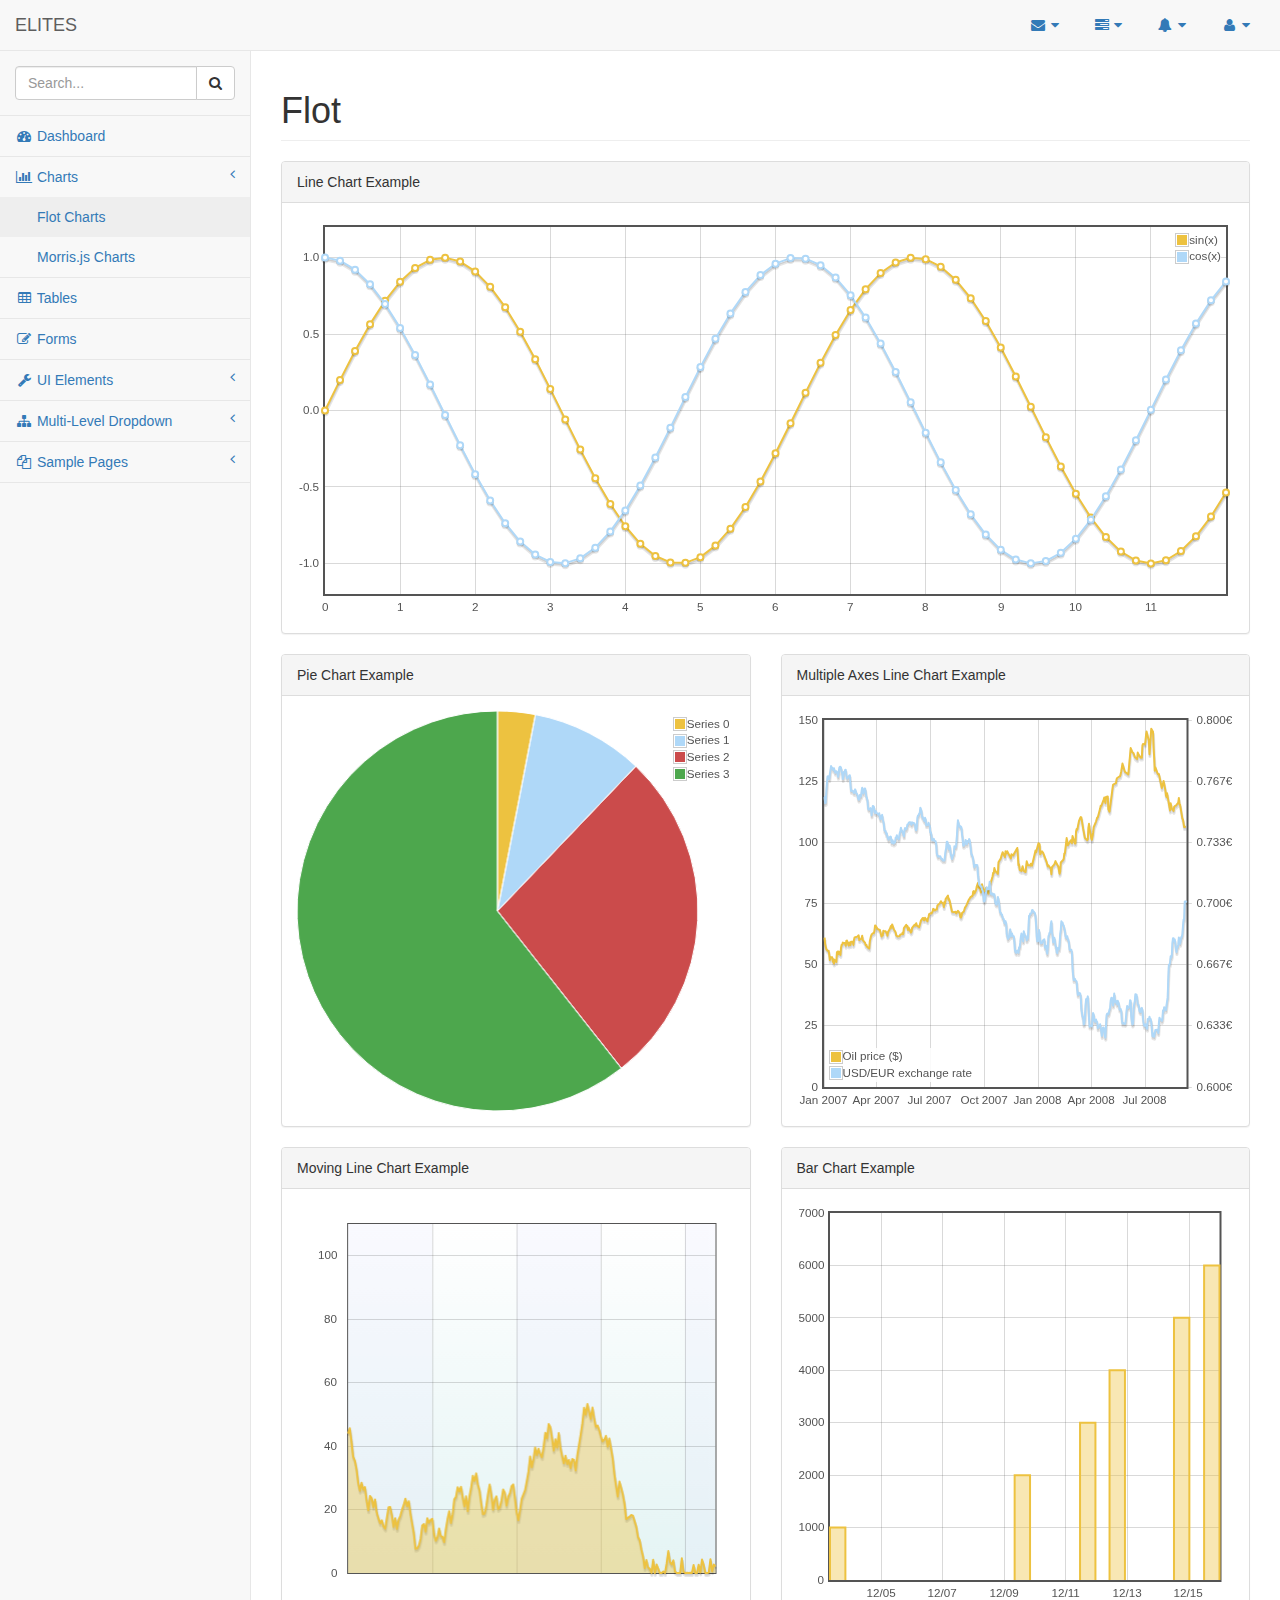
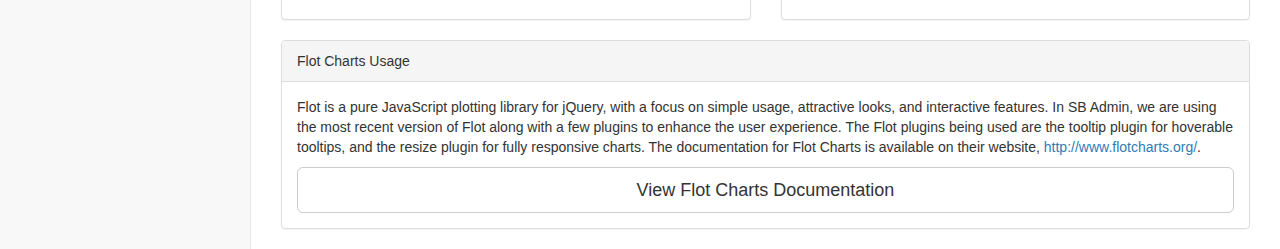
<file: web/pages/flot.html>
<!DOCTYPE html>
<html lang="en">

<head>

    <meta charset="utf-8">
    <meta http-equiv="X-UA-Compatible" content="IE=edge">
    <meta name="viewport" content="width=device-width, initial-scale=1">
    <meta name="description" content="">
    <meta name="author" content="">

    <title>ELITES</title>

    <!-- Bootstrap Core CSS -->
    <link href="../vendor/bootstrap/css/bootstrap.min.css" rel="stylesheet">

    <!-- MetisMenu CSS -->
    <link href="../vendor/metisMenu/metisMenu.min.css" rel="stylesheet">

    <!-- Custom CSS -->
    <link href="../dist/css/sb-admin-2.css" rel="stylesheet">

    <!-- Morris Charts CSS -->
    <link href="../vendor/morrisjs/morris.css" rel="stylesheet">

    <!-- Custom Fonts -->
    <link href="../vendor/font-awesome/css/font-awesome.min.css" rel="stylesheet" type="text/css">

    <!-- HTML5 Shim and Respond.js IE8 support of HTML5 elements and media queries -->
    <!-- WARNING: Respond.js doesn't work if you view the page via file:// -->
    <!--[if lt IE 9]>
        <script src="https://oss.maxcdn.com/libs/html5shiv/3.7.0/html5shiv.js"></script>
        <script src="https://oss.maxcdn.com/libs/respond.js/1.4.2/respond.min.js"></script>
    <![endif]-->

</head>

<body>

    <div id="wrapper">

        <!-- Navigation -->
        <nav class="navbar navbar-default navbar-static-top" role="navigation" style="margin-bottom: 0">
            <div class="navbar-header">
                <button type="button" class="navbar-toggle" data-toggle="collapse" data-target=".navbar-collapse">
                    <span class="sr-only">Toggle navigation</span>
                    <span class="icon-bar"></span>
                    <span class="icon-bar"></span>
                    <span class="icon-bar"></span>
                </button>
                <a class="navbar-brand" href="index.html">ELITES</a>
            </div>
            <!-- /.navbar-header -->

            <ul class="nav navbar-top-links navbar-right">
                <li class="dropdown">
                    <a class="dropdown-toggle" data-toggle="dropdown" href="#">
                        <i class="fa fa-envelope fa-fw"></i> <i class="fa fa-caret-down"></i>
                    </a>
                    <ul class="dropdown-menu dropdown-messages">
                        <li>
                            <a href="#">
                                <div>
                                    <strong>John Smith</strong>
                                    <span class="pull-right text-muted">
                                        <em>Yesterday</em>
                                    </span>
                                </div>
                                <div>Lorem ipsum dolor sit amet, consectetur adipiscing elit. Pellentesque eleifend...</div>
                            </a>
                        </li>
                        <li class="divider"></li>
                        <li>
                            <a href="#">
                                <div>
                                    <strong>John Smith</strong>
                                    <span class="pull-right text-muted">
                                        <em>Yesterday</em>
                                    </span>
                                </div>
                                <div>Lorem ipsum dolor sit amet, consectetur adipiscing elit. Pellentesque eleifend...</div>
                            </a>
                        </li>
                        <li class="divider"></li>
                        <li>
                            <a href="#">
                                <div>
                                    <strong>John Smith</strong>
                                    <span class="pull-right text-muted">
                                        <em>Yesterday</em>
                                    </span>
                                </div>
                                <div>Lorem ipsum dolor sit amet, consectetur adipiscing elit. Pellentesque eleifend...</div>
                            </a>
                        </li>
                        <li class="divider"></li>
                        <li>
                            <a class="text-center" href="#">
                                <strong>Read All Messages</strong>
                                <i class="fa fa-angle-right"></i>
                            </a>
                        </li>
                    </ul>
                    <!-- /.dropdown-messages -->
                </li>
                <!-- /.dropdown -->
                <li class="dropdown">
                    <a class="dropdown-toggle" data-toggle="dropdown" href="#">
                        <i class="fa fa-tasks fa-fw"></i> <i class="fa fa-caret-down"></i>
                    </a>
                    <ul class="dropdown-menu dropdown-tasks">
                        <li>
                            <a href="#">
                                <div>
                                    <p>
                                        <strong>Task 1</strong>
                                        <span class="pull-right text-muted">40% Complete</span>
                                    </p>
                                    <div class="progress progress-striped active">
                                        <div class="progress-bar progress-bar-success" role="progressbar" aria-valuenow="40" aria-valuemin="0" aria-valuemax="100" style="width: 40%">
                                            <span class="sr-only">40% Complete (success)</span>
                                        </div>
                                    </div>
                                </div>
                            </a>
                        </li>
                        <li class="divider"></li>
                        <li>
                            <a href="#">
                                <div>
                                    <p>
                                        <strong>Task 2</strong>
                                        <span class="pull-right text-muted">20% Complete</span>
                                    </p>
                                    <div class="progress progress-striped active">
                                        <div class="progress-bar progress-bar-info" role="progressbar" aria-valuenow="20" aria-valuemin="0" aria-valuemax="100" style="width: 20%">
                                            <span class="sr-only">20% Complete</span>
                                        </div>
                                    </div>
                                </div>
                            </a>
                        </li>
                        <li class="divider"></li>
                        <li>
                            <a href="#">
                                <div>
                                    <p>
                                        <strong>Task 3</strong>
                                        <span class="pull-right text-muted">60% Complete</span>
                                    </p>
                                    <div class="progress progress-striped active">
                                        <div class="progress-bar progress-bar-warning" role="progressbar" aria-valuenow="60" aria-valuemin="0" aria-valuemax="100" style="width: 60%">
                                            <span class="sr-only">60% Complete (warning)</span>
                                        </div>
                                    </div>
                                </div>
                            </a>
                        </li>
                        <li class="divider"></li>
                        <li>
                            <a href="#">
                                <div>
                                    <p>
                                        <strong>Task 4</strong>
                                        <span class="pull-right text-muted">80% Complete</span>
                                    </p>
                                    <div class="progress progress-striped active">
                                        <div class="progress-bar progress-bar-danger" role="progressbar" aria-valuenow="80" aria-valuemin="0" aria-valuemax="100" style="width: 80%">
                                            <span class="sr-only">80% Complete (danger)</span>
                                        </div>
                                    </div>
                                </div>
                            </a>
                        </li>
                        <li class="divider"></li>
                        <li>
                            <a class="text-center" href="#">
                                <strong>See All Tasks</strong>
                                <i class="fa fa-angle-right"></i>
                            </a>
                        </li>
                    </ul>
                    <!-- /.dropdown-tasks -->
                </li>
                <!-- /.dropdown -->
                <li class="dropdown">
                    <a class="dropdown-toggle" data-toggle="dropdown" href="#">
                        <i class="fa fa-bell fa-fw"></i> <i class="fa fa-caret-down"></i>
                    </a>
                    <ul class="dropdown-menu dropdown-alerts">
                        <li>
                            <a href="#">
                                <div>
                                    <i class="fa fa-comment fa-fw"></i> New Comment
                                    <span class="pull-right text-muted small">4 minutes ago</span>
                                </div>
                            </a>
                        </li>
                        <li class="divider"></li>
                        <li>
                            <a href="#">
                                <div>
                                    <i class="fa fa-twitter fa-fw"></i> 3 New Followers
                                    <span class="pull-right text-muted small">12 minutes ago</span>
                                </div>
                            </a>
                        </li>
                        <li class="divider"></li>
                        <li>
                            <a href="#">
                                <div>
                                    <i class="fa fa-envelope fa-fw"></i> Message Sent
                                    <span class="pull-right text-muted small">4 minutes ago</span>
                                </div>
                            </a>
                        </li>
                        <li class="divider"></li>
                        <li>
                            <a href="#">
                                <div>
                                    <i class="fa fa-tasks fa-fw"></i> New Task
                                    <span class="pull-right text-muted small">4 minutes ago</span>
                                </div>
                            </a>
                        </li>
                        <li class="divider"></li>
                        <li>
                            <a href="#">
                                <div>
                                    <i class="fa fa-upload fa-fw"></i> Server Rebooted
                                    <span class="pull-right text-muted small">4 minutes ago</span>
                                </div>
                            </a>
                        </li>
                        <li class="divider"></li>
                        <li>
                            <a class="text-center" href="#">
                                <strong>See All Alerts</strong>
                                <i class="fa fa-angle-right"></i>
                            </a>
                        </li>
                    </ul>
                    <!-- /.dropdown-alerts -->
                </li>
                <!-- /.dropdown -->
                <li class="dropdown">
                    <a class="dropdown-toggle" data-toggle="dropdown" href="#">
                        <i class="fa fa-user fa-fw"></i> <i class="fa fa-caret-down"></i>
                    </a>
                    <ul class="dropdown-menu dropdown-user">
                        <li><a href="#"><i class="fa fa-user fa-fw"></i> User Profile</a>
                        </li>
                        <li><a href="#"><i class="fa fa-gear fa-fw"></i> Settings</a>
                        </li>
                        <li class="divider"></li>
                        <li><a href="login.html"><i class="fa fa-sign-out fa-fw"></i> Logout</a>
                        </li>
                    </ul>
                    <!-- /.dropdown-user -->
                </li>
                <!-- /.dropdown -->
            </ul>
            <!-- /.navbar-top-links -->

            <div class="navbar-default sidebar" role="navigation">
                <div class="sidebar-nav navbar-collapse">
                    <ul class="nav" id="side-menu">
                        <li class="sidebar-search">
                            <div class="input-group custom-search-form">
                                <input type="text" class="form-control" placeholder="Search...">
                                <span class="input-group-btn">
                                <button class="btn btn-default" type="button">
                                    <i class="fa fa-search"></i>
                                </button>
                            </span>
                            </div>
                            <!-- /input-group -->
                        </li>
                        <li>
                            <a href="index.html"><i class="fa fa-dashboard fa-fw"></i> Dashboard</a>
                        </li>
                        <li>
                            <a href="#"><i class="fa fa-bar-chart-o fa-fw"></i> Charts<span class="fa arrow"></span></a>
                            <ul class="nav nav-second-level">
                                <li>
                                    <a href="flot.html">Flot Charts</a>
                                </li>
                                <li>
                                    <a href="morris.html">Morris.js Charts</a>
                                </li>
                            </ul>
                            <!-- /.nav-second-level -->
                        </li>
                        <li>
                            <a href="tables.html"><i class="fa fa-table fa-fw"></i> Tables</a>
                        </li>
                        <li>
                            <a href="forms.html"><i class="fa fa-edit fa-fw"></i> Forms</a>
                        </li>
                        <li>
                            <a href="#"><i class="fa fa-wrench fa-fw"></i> UI Elements<span class="fa arrow"></span></a>
                            <ul class="nav nav-second-level">
                                <li>
                                    <a href="panels-wells.html">Panels and Wells</a>
                                </li>
                                <li>
                                    <a href="buttons.html">Buttons</a>
                                </li>
                                <li>
                                    <a href="notifications.html">Notifications</a>
                                </li>
                                <li>
                                    <a href="typography.html">Typography</a>
                                </li>
                                <li>
                                    <a href="icons.html"> Icons</a>
                                </li>
                                <li>
                                    <a href="grid.html">Grid</a>
                                </li>
                            </ul>
                            <!-- /.nav-second-level -->
                        </li>
                        <li>
                            <a href="#"><i class="fa fa-sitemap fa-fw"></i> Multi-Level Dropdown<span class="fa arrow"></span></a>
                            <ul class="nav nav-second-level">
                                <li>
                                    <a href="#">Second Level Item</a>
                                </li>
                                <li>
                                    <a href="#">Second Level Item</a>
                                </li>
                                <li>
                                    <a href="#">Third Level <span class="fa arrow"></span></a>
                                    <ul class="nav nav-third-level">
                                        <li>
                                            <a href="#">Third Level Item</a>
                                        </li>
                                        <li>
                                            <a href="#">Third Level Item</a>
                                        </li>
                                        <li>
                                            <a href="#">Third Level Item</a>
                                        </li>
                                        <li>
                                            <a href="#">Third Level Item</a>
                                        </li>
                                    </ul>
                                    <!-- /.nav-third-level -->
                                </li>
                            </ul>
                            <!-- /.nav-second-level -->
                        </li>
                        <li>
                            <a href="#"><i class="fa fa-files-o fa-fw"></i> Sample Pages<span class="fa arrow"></span></a>
                            <ul class="nav nav-second-level">
                                <li>
                                    <a href="blank.html">Blank Page</a>
                                </li>
                                <li>
                                    <a href="login.html">Login Page</a>
                                </li>
                            </ul>
                            <!-- /.nav-second-level -->
                        </li>
                    </ul>
                </div>
                <!-- /.sidebar-collapse -->
            </div>
            <!-- /.navbar-static-side -->
        </nav>

        <div id="page-wrapper">
            <div class="row">
                <div class="col-lg-12">
                    <h1 class="page-header">Flot</h1>
                </div>
                <!-- /.col-lg-12 -->
            </div>
            <!-- /.row -->
            <div class="row">
                <div class="col-lg-12">
                    <div class="panel panel-default">
                        <div class="panel-heading">
                            Line Chart Example
                        </div>
                        <!-- /.panel-heading -->
                        <div class="panel-body">
                            <div class="flot-chart">
                                <div class="flot-chart-content" id="flot-line-chart"></div>
                            </div>
                        </div>
                        <!-- /.panel-body -->
                    </div>
                    <!-- /.panel -->
                </div>
                <!-- /.col-lg-12 -->
                <div class="col-lg-6">
                    <div class="panel panel-default">
                        <div class="panel-heading">
                            Pie Chart Example
                        </div>
                        <!-- /.panel-heading -->
                        <div class="panel-body">
                            <div class="flot-chart">
                                <div class="flot-chart-content" id="flot-pie-chart"></div>
                            </div>
                        </div>
                        <!-- /.panel-body -->
                    </div>
                    <!-- /.panel -->
                </div>
                <!-- /.col-lg-6 -->
                <div class="col-lg-6">
                    <div class="panel panel-default">
                        <div class="panel-heading">
                            Multiple Axes Line Chart Example
                        </div>
                        <!-- /.panel-heading -->
                        <div class="panel-body">
                            <div class="flot-chart">
                                <div class="flot-chart-content" id="flot-line-chart-multi"></div>
                            </div>
                        </div>
                        <!-- /.panel-body -->
                    </div>
                    <!-- /.panel -->
                </div>
                <!-- /.col-lg-6 -->
                <div class="col-lg-6">
                    <div class="panel panel-default">
                        <div class="panel-heading">
                            Moving Line Chart Example
                        </div>
                        <!-- /.panel-heading -->
                        <div class="panel-body">
                            <div class="flot-chart">
                                <div class="flot-chart-content" id="flot-line-chart-moving"></div>
                            </div>
                        </div>
                        <!-- /.panel-body -->
                    </div>
                    <!-- /.panel -->
                </div>
                <!-- /.col-lg-6 -->
                <div class="col-lg-6">
                    <div class="panel panel-default">
                        <div class="panel-heading">
                            Bar Chart Example
                        </div>
                        <!-- /.panel-heading -->
                        <div class="panel-body">
                            <div class="flot-chart">
                                <div class="flot-chart-content" id="flot-bar-chart"></div>
                            </div>
                        </div>
                        <!-- /.panel-body -->
                    </div>
                    <!-- /.panel -->
                </div>
                <!-- /.col-lg-6 -->
                <div class="col-lg-12">
                    <div class="panel panel-default">
                        <div class="panel-heading">
                            Flot Charts Usage
                        </div>
                        <!-- /.panel-heading -->
                        <div class="panel-body">
                            <p>Flot is a pure JavaScript plotting library for jQuery, with a focus on simple usage, attractive looks, and interactive features. In SB Admin, we are using the most recent version of Flot along with a few plugins to enhance the user experience. The Flot plugins being used are the tooltip plugin for hoverable tooltips, and the resize plugin for fully responsive charts. The documentation for Flot Charts is available on their website, <a target="_blank" href="http://www.flotcharts.org/">http://www.flotcharts.org/</a>.</p>
                            <a target="_blank" class="btn btn-default btn-lg btn-block" href="http://www.flotcharts.org/">View Flot Charts Documentation</a>
                        </div>
                        <!-- /.panel-body -->
                    </div>
                    <!-- /.panel -->
                </div>
                <!-- /.col-lg-6 -->
            </div>
            <!-- /.row -->
        </div>
        <!-- /#page-wrapper -->

    </div>
    <!-- /#wrapper -->

    <!-- jQuery -->
    <script src="../vendor/jquery/jquery.min.js"></script>

    <!-- Bootstrap Core JavaScript -->
    <script src="../vendor/bootstrap/js/bootstrap.min.js"></script>

    <!-- Metis Menu Plugin JavaScript -->
    <script src="../vendor/metisMenu/metisMenu.min.js"></script>

    <!-- Flot Charts JavaScript -->
    <script src="../vendor/flot/excanvas.min.js"></script>
    <script src="../vendor/flot/jquery.flot.js"></script>
    <script src="../vendor/flot/jquery.flot.pie.js"></script>
    <script src="../vendor/flot/jquery.flot.resize.js"></script>
    <script src="../vendor/flot/jquery.flot.time.js"></script>
    <script src="../vendor/flot-tooltip/jquery.flot.tooltip.min.js"></script>
    <script src="../data/flot-data.js"></script>

    <!-- Custom Theme JavaScript -->
    <script src="../dist/js/sb-admin-2.js"></script>

</body>

</html>
</file>
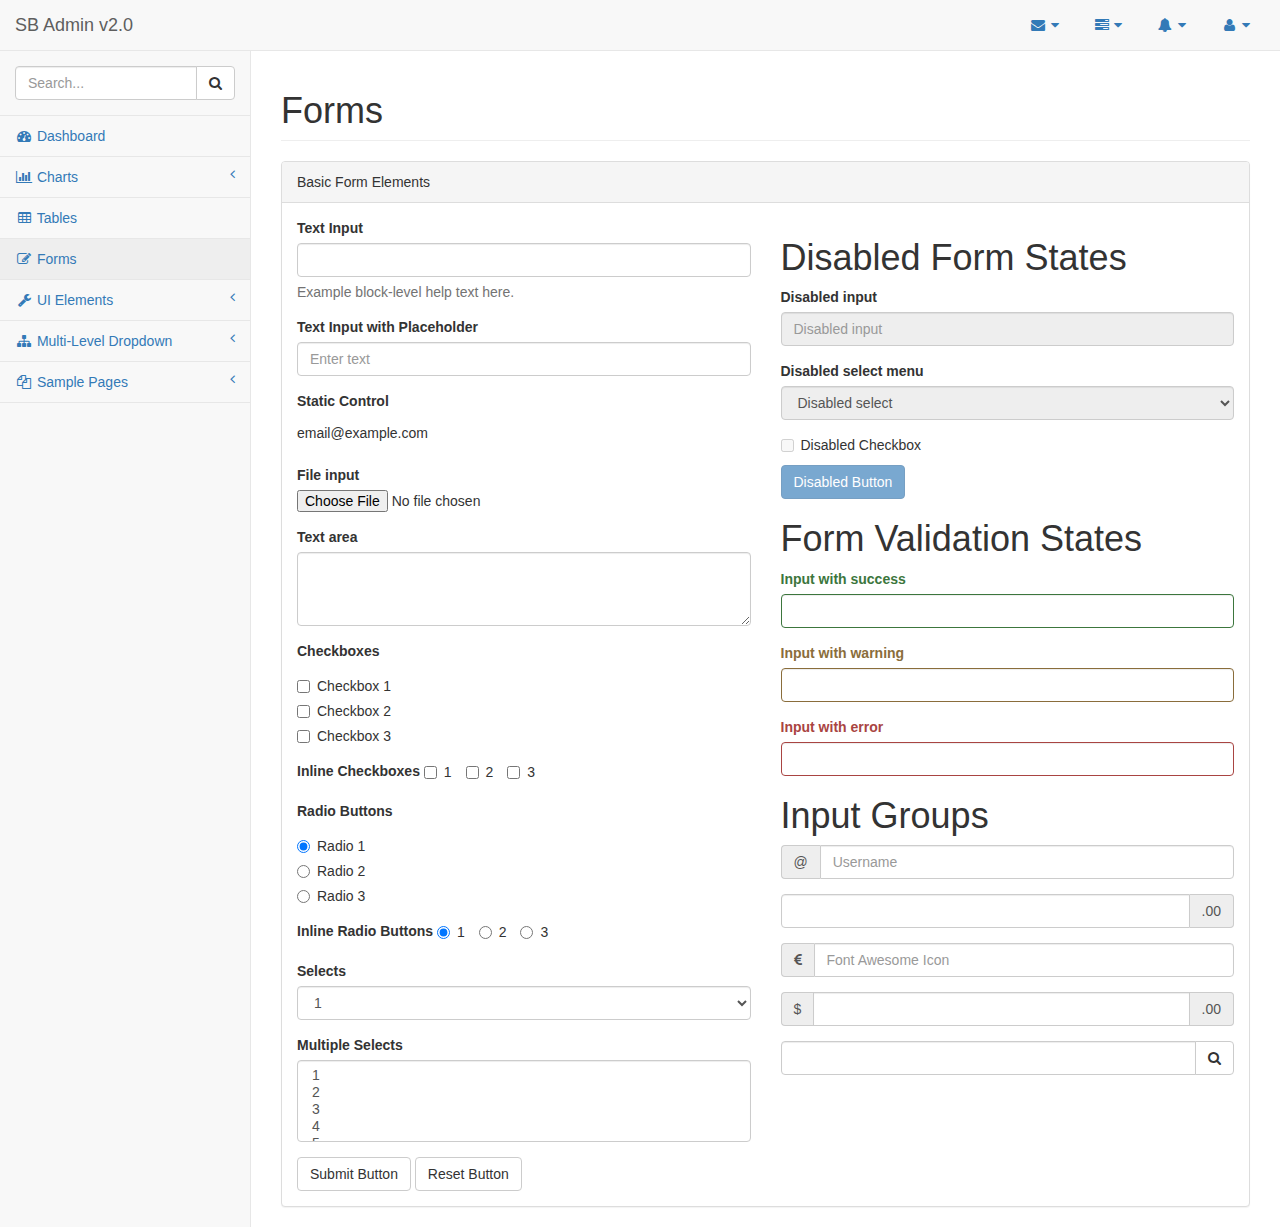
<file: web/pages/forms.html>
<!DOCTYPE html>
<html lang="en">

<head>

    <meta charset="utf-8">
    <meta http-equiv="X-UA-Compatible" content="IE=edge">
    <meta name="viewport" content="width=device-width, initial-scale=1">
    <meta name="description" content="">
    <meta name="author" content="">

    <title>SB Admin 2 - Bootstrap Admin Theme</title>

    <!-- Bootstrap Core CSS -->
    <link href="../vendor/bootstrap/css/bootstrap.min.css" rel="stylesheet">

    <!-- MetisMenu CSS -->
    <link href="../vendor/metisMenu/metisMenu.min.css" rel="stylesheet">

    <!-- Custom CSS -->
    <link href="../dist/css/sb-admin-2.css" rel="stylesheet">

    <!-- Custom Fonts -->
    <link href="../vendor/font-awesome/css/font-awesome.min.css" rel="stylesheet" type="text/css">

    <!-- HTML5 Shim and Respond.js IE8 support of HTML5 elements and media queries -->
    <!-- WARNING: Respond.js doesn't work if you view the page via file:// -->
    <!--[if lt IE 9]>
        <script src="https://oss.maxcdn.com/libs/html5shiv/3.7.0/html5shiv.js"></script>
        <script src="https://oss.maxcdn.com/libs/respond.js/1.4.2/respond.min.js"></script>
    <![endif]-->

</head>

<body>

    <div id="wrapper">

        <!-- Navigation -->
        <nav class="navbar navbar-default navbar-static-top" role="navigation" style="margin-bottom: 0">
            <div class="navbar-header">
                <button type="button" class="navbar-toggle" data-toggle="collapse" data-target=".navbar-collapse">
                    <span class="sr-only">Toggle navigation</span>
                    <span class="icon-bar"></span>
                    <span class="icon-bar"></span>
                    <span class="icon-bar"></span>
                </button>
                <a class="navbar-brand" href="index.html">SB Admin v2.0</a>
            </div>
            <!-- /.navbar-header -->

            <ul class="nav navbar-top-links navbar-right">
                <li class="dropdown">
                    <a class="dropdown-toggle" data-toggle="dropdown" href="#">
                        <i class="fa fa-envelope fa-fw"></i> <i class="fa fa-caret-down"></i>
                    </a>
                    <ul class="dropdown-menu dropdown-messages">
                        <li>
                            <a href="#">
                                <div>
                                    <strong>John Smith</strong>
                                    <span class="pull-right text-muted">
                                        <em>Yesterday</em>
                                    </span>
                                </div>
                                <div>Lorem ipsum dolor sit amet, consectetur adipiscing elit. Pellentesque eleifend...</div>
                            </a>
                        </li>
                        <li class="divider"></li>
                        <li>
                            <a href="#">
                                <div>
                                    <strong>John Smith</strong>
                                    <span class="pull-right text-muted">
                                        <em>Yesterday</em>
                                    </span>
                                </div>
                                <div>Lorem ipsum dolor sit amet, consectetur adipiscing elit. Pellentesque eleifend...</div>
                            </a>
                        </li>
                        <li class="divider"></li>
                        <li>
                            <a href="#">
                                <div>
                                    <strong>John Smith</strong>
                                    <span class="pull-right text-muted">
                                        <em>Yesterday</em>
                                    </span>
                                </div>
                                <div>Lorem ipsum dolor sit amet, consectetur adipiscing elit. Pellentesque eleifend...</div>
                            </a>
                        </li>
                        <li class="divider"></li>
                        <li>
                            <a class="text-center" href="#">
                                <strong>Read All Messages</strong>
                                <i class="fa fa-angle-right"></i>
                            </a>
                        </li>
                    </ul>
                    <!-- /.dropdown-messages -->
                </li>
                <!-- /.dropdown -->
                <li class="dropdown">
                    <a class="dropdown-toggle" data-toggle="dropdown" href="#">
                        <i class="fa fa-tasks fa-fw"></i> <i class="fa fa-caret-down"></i>
                    </a>
                    <ul class="dropdown-menu dropdown-tasks">
                        <li>
                            <a href="#">
                                <div>
                                    <p>
                                        <strong>Task 1</strong>
                                        <span class="pull-right text-muted">40% Complete</span>
                                    </p>
                                    <div class="progress progress-striped active">
                                        <div class="progress-bar progress-bar-success" role="progressbar" aria-valuenow="40" aria-valuemin="0" aria-valuemax="100" style="width: 40%">
                                            <span class="sr-only">40% Complete (success)</span>
                                        </div>
                                    </div>
                                </div>
                            </a>
                        </li>
                        <li class="divider"></li>
                        <li>
                            <a href="#">
                                <div>
                                    <p>
                                        <strong>Task 2</strong>
                                        <span class="pull-right text-muted">20% Complete</span>
                                    </p>
                                    <div class="progress progress-striped active">
                                        <div class="progress-bar progress-bar-info" role="progressbar" aria-valuenow="20" aria-valuemin="0" aria-valuemax="100" style="width: 20%">
                                            <span class="sr-only">20% Complete</span>
                                        </div>
                                    </div>
                                </div>
                            </a>
                        </li>
                        <li class="divider"></li>
                        <li>
                            <a href="#">
                                <div>
                                    <p>
                                        <strong>Task 3</strong>
                                        <span class="pull-right text-muted">60% Complete</span>
                                    </p>
                                    <div class="progress progress-striped active">
                                        <div class="progress-bar progress-bar-warning" role="progressbar" aria-valuenow="60" aria-valuemin="0" aria-valuemax="100" style="width: 60%">
                                            <span class="sr-only">60% Complete (warning)</span>
                                        </div>
                                    </div>
                                </div>
                            </a>
                        </li>
                        <li class="divider"></li>
                        <li>
                            <a href="#">
                                <div>
                                    <p>
                                        <strong>Task 4</strong>
                                        <span class="pull-right text-muted">80% Complete</span>
                                    </p>
                                    <div class="progress progress-striped active">
                                        <div class="progress-bar progress-bar-danger" role="progressbar" aria-valuenow="80" aria-valuemin="0" aria-valuemax="100" style="width: 80%">
                                            <span class="sr-only">80% Complete (danger)</span>
                                        </div>
                                    </div>
                                </div>
                            </a>
                        </li>
                        <li class="divider"></li>
                        <li>
                            <a class="text-center" href="#">
                                <strong>See All Tasks</strong>
                                <i class="fa fa-angle-right"></i>
                            </a>
                        </li>
                    </ul>
                    <!-- /.dropdown-tasks -->
                </li>
                <!-- /.dropdown -->
                <li class="dropdown">
                    <a class="dropdown-toggle" data-toggle="dropdown" href="#">
                        <i class="fa fa-bell fa-fw"></i> <i class="fa fa-caret-down"></i>
                    </a>
                    <ul class="dropdown-menu dropdown-alerts">
                        <li>
                            <a href="#">
                                <div>
                                    <i class="fa fa-comment fa-fw"></i> New Comment
                                    <span class="pull-right text-muted small">4 minutes ago</span>
                                </div>
                            </a>
                        </li>
                        <li class="divider"></li>
                        <li>
                            <a href="#">
                                <div>
                                    <i class="fa fa-twitter fa-fw"></i> 3 New Followers
                                    <span class="pull-right text-muted small">12 minutes ago</span>
                                </div>
                            </a>
                        </li>
                        <li class="divider"></li>
                        <li>
                            <a href="#">
                                <div>
                                    <i class="fa fa-envelope fa-fw"></i> Message Sent
                                    <span class="pull-right text-muted small">4 minutes ago</span>
                                </div>
                            </a>
                        </li>
                        <li class="divider"></li>
                        <li>
                            <a href="#">
                                <div>
                                    <i class="fa fa-tasks fa-fw"></i> New Task
                                    <span class="pull-right text-muted small">4 minutes ago</span>
                                </div>
                            </a>
                        </li>
                        <li class="divider"></li>
                        <li>
                            <a href="#">
                                <div>
                                    <i class="fa fa-upload fa-fw"></i> Server Rebooted
                                    <span class="pull-right text-muted small">4 minutes ago</span>
                                </div>
                            </a>
                        </li>
                        <li class="divider"></li>
                        <li>
                            <a class="text-center" href="#">
                                <strong>See All Alerts</strong>
                                <i class="fa fa-angle-right"></i>
                            </a>
                        </li>
                    </ul>
                    <!-- /.dropdown-alerts -->
                </li>
                <!-- /.dropdown -->
                <li class="dropdown">
                    <a class="dropdown-toggle" data-toggle="dropdown" href="#">
                        <i class="fa fa-user fa-fw"></i> <i class="fa fa-caret-down"></i>
                    </a>
                    <ul class="dropdown-menu dropdown-user">
                        <li><a href="#"><i class="fa fa-user fa-fw"></i> User Profile</a>
                        </li>
                        <li><a href="#"><i class="fa fa-gear fa-fw"></i> Settings</a>
                        </li>
                        <li class="divider"></li>
                        <li><a href="login.html"><i class="fa fa-sign-out fa-fw"></i> Logout</a>
                        </li>
                    </ul>
                    <!-- /.dropdown-user -->
                </li>
                <!-- /.dropdown -->
            </ul>
            <!-- /.navbar-top-links -->

            <div class="navbar-default sidebar" role="navigation">
                <div class="sidebar-nav navbar-collapse">
                    <ul class="nav" id="side-menu">
                        <li class="sidebar-search">
                            <div class="input-group custom-search-form">
                                <input type="text" class="form-control" placeholder="Search...">
                                <span class="input-group-btn">
                                <button class="btn btn-default" type="button">
                                    <i class="fa fa-search"></i>
                                </button>
                            </span>
                            </div>
                            <!-- /input-group -->
                        </li>
                        <li>
                            <a href="index.html"><i class="fa fa-dashboard fa-fw"></i> Dashboard</a>
                        </li>
                        <li>
                            <a href="#"><i class="fa fa-bar-chart-o fa-fw"></i> Charts<span class="fa arrow"></span></a>
                            <ul class="nav nav-second-level">
                                <li>
                                    <a href="flot.html">Flot Charts</a>
                                </li>
                                <li>
                                    <a href="morris.html">Morris.js Charts</a>
                                </li>
                            </ul>
                            <!-- /.nav-second-level -->
                        </li>
                        <li>
                            <a href="tables.html"><i class="fa fa-table fa-fw"></i> Tables</a>
                        </li>
                        <li>
                            <a href="forms.html"><i class="fa fa-edit fa-fw"></i> Forms</a>
                        </li>
                        <li>
                            <a href="#"><i class="fa fa-wrench fa-fw"></i> UI Elements<span class="fa arrow"></span></a>
                            <ul class="nav nav-second-level">
                                <li>
                                    <a href="panels-wells.html">Panels and Wells</a>
                                </li>
                                <li>
                                    <a href="buttons.html">Buttons</a>
                                </li>
                                <li>
                                    <a href="notifications.html">Notifications</a>
                                </li>
                                <li>
                                    <a href="typography.html">Typography</a>
                                </li>
                                <li>
                                    <a href="icons.html"> Icons</a>
                                </li>
                                <li>
                                    <a href="grid.html">Grid</a>
                                </li>
                            </ul>
                            <!-- /.nav-second-level -->
                        </li>
                        <li>
                            <a href="#"><i class="fa fa-sitemap fa-fw"></i> Multi-Level Dropdown<span class="fa arrow"></span></a>
                            <ul class="nav nav-second-level">
                                <li>
                                    <a href="#">Second Level Item</a>
                                </li>
                                <li>
                                    <a href="#">Second Level Item</a>
                                </li>
                                <li>
                                    <a href="#">Third Level <span class="fa arrow"></span></a>
                                    <ul class="nav nav-third-level">
                                        <li>
                                            <a href="#">Third Level Item</a>
                                        </li>
                                        <li>
                                            <a href="#">Third Level Item</a>
                                        </li>
                                        <li>
                                            <a href="#">Third Level Item</a>
                                        </li>
                                        <li>
                                            <a href="#">Third Level Item</a>
                                        </li>
                                    </ul>
                                    <!-- /.nav-third-level -->
                                </li>
                            </ul>
                            <!-- /.nav-second-level -->
                        </li>
                        <li>
                            <a href="#"><i class="fa fa-files-o fa-fw"></i> Sample Pages<span class="fa arrow"></span></a>
                            <ul class="nav nav-second-level">
                                <li>
                                    <a href="blank.html">Blank Page</a>
                                </li>
                                <li>
                                    <a href="login.html">Login Page</a>
                                </li>
                            </ul>
                            <!-- /.nav-second-level -->
                        </li>
                    </ul>
                </div>
                <!-- /.sidebar-collapse -->
            </div>
            <!-- /.navbar-static-side -->
        </nav>

        <div id="page-wrapper">
            <div class="row">
                <div class="col-lg-12">
                    <h1 class="page-header">Forms</h1>
                </div>
                <!-- /.col-lg-12 -->
            </div>
            <!-- /.row -->
            <div class="row">
                <div class="col-lg-12">
                    <div class="panel panel-default">
                        <div class="panel-heading">
                            Basic Form Elements
                        </div>
                        <div class="panel-body">
                            <div class="row">
                                <div class="col-lg-6">
                                    <form role="form">
                                        <div class="form-group">
                                            <label>Text Input</label>
                                            <input class="form-control">
                                            <p class="help-block">Example block-level help text here.</p>
                                        </div>
                                        <div class="form-group">
                                            <label>Text Input with Placeholder</label>
                                            <input class="form-control" placeholder="Enter text">
                                        </div>
                                        <div class="form-group">
                                            <label>Static Control</label>
                                            <p class="form-control-static">email@example.com</p>
                                        </div>
                                        <div class="form-group">
                                            <label>File input</label>
                                            <input type="file">
                                        </div>
                                        <div class="form-group">
                                            <label>Text area</label>
                                            <textarea class="form-control" rows="3"></textarea>
                                        </div>
                                        <div class="form-group">
                                            <label>Checkboxes</label>
                                            <div class="checkbox">
                                                <label>
                                                    <input type="checkbox" value="">Checkbox 1
                                                </label>
                                            </div>
                                            <div class="checkbox">
                                                <label>
                                                    <input type="checkbox" value="">Checkbox 2
                                                </label>
                                            </div>
                                            <div class="checkbox">
                                                <label>
                                                    <input type="checkbox" value="">Checkbox 3
                                                </label>
                                            </div>
                                        </div>
                                        <div class="form-group">
                                            <label>Inline Checkboxes</label>
                                            <label class="checkbox-inline">
                                                <input type="checkbox">1
                                            </label>
                                            <label class="checkbox-inline">
                                                <input type="checkbox">2
                                            </label>
                                            <label class="checkbox-inline">
                                                <input type="checkbox">3
                                            </label>
                                        </div>
                                        <div class="form-group">
                                            <label>Radio Buttons</label>
                                            <div class="radio">
                                                <label>
                                                    <input type="radio" name="optionsRadios" id="optionsRadios1" value="option1" checked>Radio 1
                                                </label>
                                            </div>
                                            <div class="radio">
                                                <label>
                                                    <input type="radio" name="optionsRadios" id="optionsRadios2" value="option2">Radio 2
                                                </label>
                                            </div>
                                            <div class="radio">
                                                <label>
                                                    <input type="radio" name="optionsRadios" id="optionsRadios3" value="option3">Radio 3
                                                </label>
                                            </div>
                                        </div>
                                        <div class="form-group">
                                            <label>Inline Radio Buttons</label>
                                            <label class="radio-inline">
                                                <input type="radio" name="optionsRadiosInline" id="optionsRadiosInline1" value="option1" checked>1
                                            </label>
                                            <label class="radio-inline">
                                                <input type="radio" name="optionsRadiosInline" id="optionsRadiosInline2" value="option2">2
                                            </label>
                                            <label class="radio-inline">
                                                <input type="radio" name="optionsRadiosInline" id="optionsRadiosInline3" value="option3">3
                                            </label>
                                        </div>
                                        <div class="form-group">
                                            <label>Selects</label>
                                            <select class="form-control">
                                                <option>1</option>
                                                <option>2</option>
                                                <option>3</option>
                                                <option>4</option>
                                                <option>5</option>
                                            </select>
                                        </div>
                                        <div class="form-group">
                                            <label>Multiple Selects</label>
                                            <select multiple class="form-control">
                                                <option>1</option>
                                                <option>2</option>
                                                <option>3</option>
                                                <option>4</option>
                                                <option>5</option>
                                            </select>
                                        </div>
                                        <button type="submit" class="btn btn-default">Submit Button</button>
                                        <button type="reset" class="btn btn-default">Reset Button</button>
                                    </form>
                                </div>
                                <!-- /.col-lg-6 (nested) -->
                                <div class="col-lg-6">
                                    <h1>Disabled Form States</h1>
                                    <form role="form">
                                        <fieldset disabled>
                                            <div class="form-group">
                                                <label for="disabledSelect">Disabled input</label>
                                                <input class="form-control" id="disabledInput" type="text" placeholder="Disabled input" disabled>
                                            </div>
                                            <div class="form-group">
                                                <label for="disabledSelect">Disabled select menu</label>
                                                <select id="disabledSelect" class="form-control">
                                                    <option>Disabled select</option>
                                                </select>
                                            </div>
                                            <div class="checkbox">
                                                <label>
                                                    <input type="checkbox">Disabled Checkbox
                                                </label>
                                            </div>
                                            <button type="submit" class="btn btn-primary">Disabled Button</button>
                                        </fieldset>
                                    </form>
                                    <h1>Form Validation States</h1>
                                    <form role="form">
                                        <div class="form-group has-success">
                                            <label class="control-label" for="inputSuccess">Input with success</label>
                                            <input type="text" class="form-control" id="inputSuccess">
                                        </div>
                                        <div class="form-group has-warning">
                                            <label class="control-label" for="inputWarning">Input with warning</label>
                                            <input type="text" class="form-control" id="inputWarning">
                                        </div>
                                        <div class="form-group has-error">
                                            <label class="control-label" for="inputError">Input with error</label>
                                            <input type="text" class="form-control" id="inputError">
                                        </div>
                                    </form>
                                    <h1>Input Groups</h1>
                                    <form role="form">
                                        <div class="form-group input-group">
                                            <span class="input-group-addon">@</span>
                                            <input type="text" class="form-control" placeholder="Username">
                                        </div>
                                        <div class="form-group input-group">
                                            <input type="text" class="form-control">
                                            <span class="input-group-addon">.00</span>
                                        </div>
                                        <div class="form-group input-group">
                                            <span class="input-group-addon"><i class="fa fa-eur"></i>
                                            </span>
                                            <input type="text" class="form-control" placeholder="Font Awesome Icon">
                                        </div>
                                        <div class="form-group input-group">
                                            <span class="input-group-addon">$</span>
                                            <input type="text" class="form-control">
                                            <span class="input-group-addon">.00</span>
                                        </div>
                                        <div class="form-group input-group">
                                            <input type="text" class="form-control">
                                            <span class="input-group-btn">
                                                <button class="btn btn-default" type="button"><i class="fa fa-search"></i>
                                                </button>
                                            </span>
                                        </div>
                                    </form>
                                </div>
                                <!-- /.col-lg-6 (nested) -->
                            </div>
                            <!-- /.row (nested) -->
                        </div>
                        <!-- /.panel-body -->
                    </div>
                    <!-- /.panel -->
                </div>
                <!-- /.col-lg-12 -->
            </div>
            <!-- /.row -->
        </div>
        <!-- /#page-wrapper -->

    </div>
    <!-- /#wrapper -->

    <!-- jQuery -->
    <script src="../vendor/jquery/jquery.min.js"></script>

    <!-- Bootstrap Core JavaScript -->
    <script src="../vendor/bootstrap/js/bootstrap.min.js"></script>

    <!-- Metis Menu Plugin JavaScript -->
    <script src="../vendor/metisMenu/metisMenu.min.js"></script>

    <!-- Custom Theme JavaScript -->
    <script src="../dist/js/sb-admin-2.js"></script>

</body>

</html>
</file>
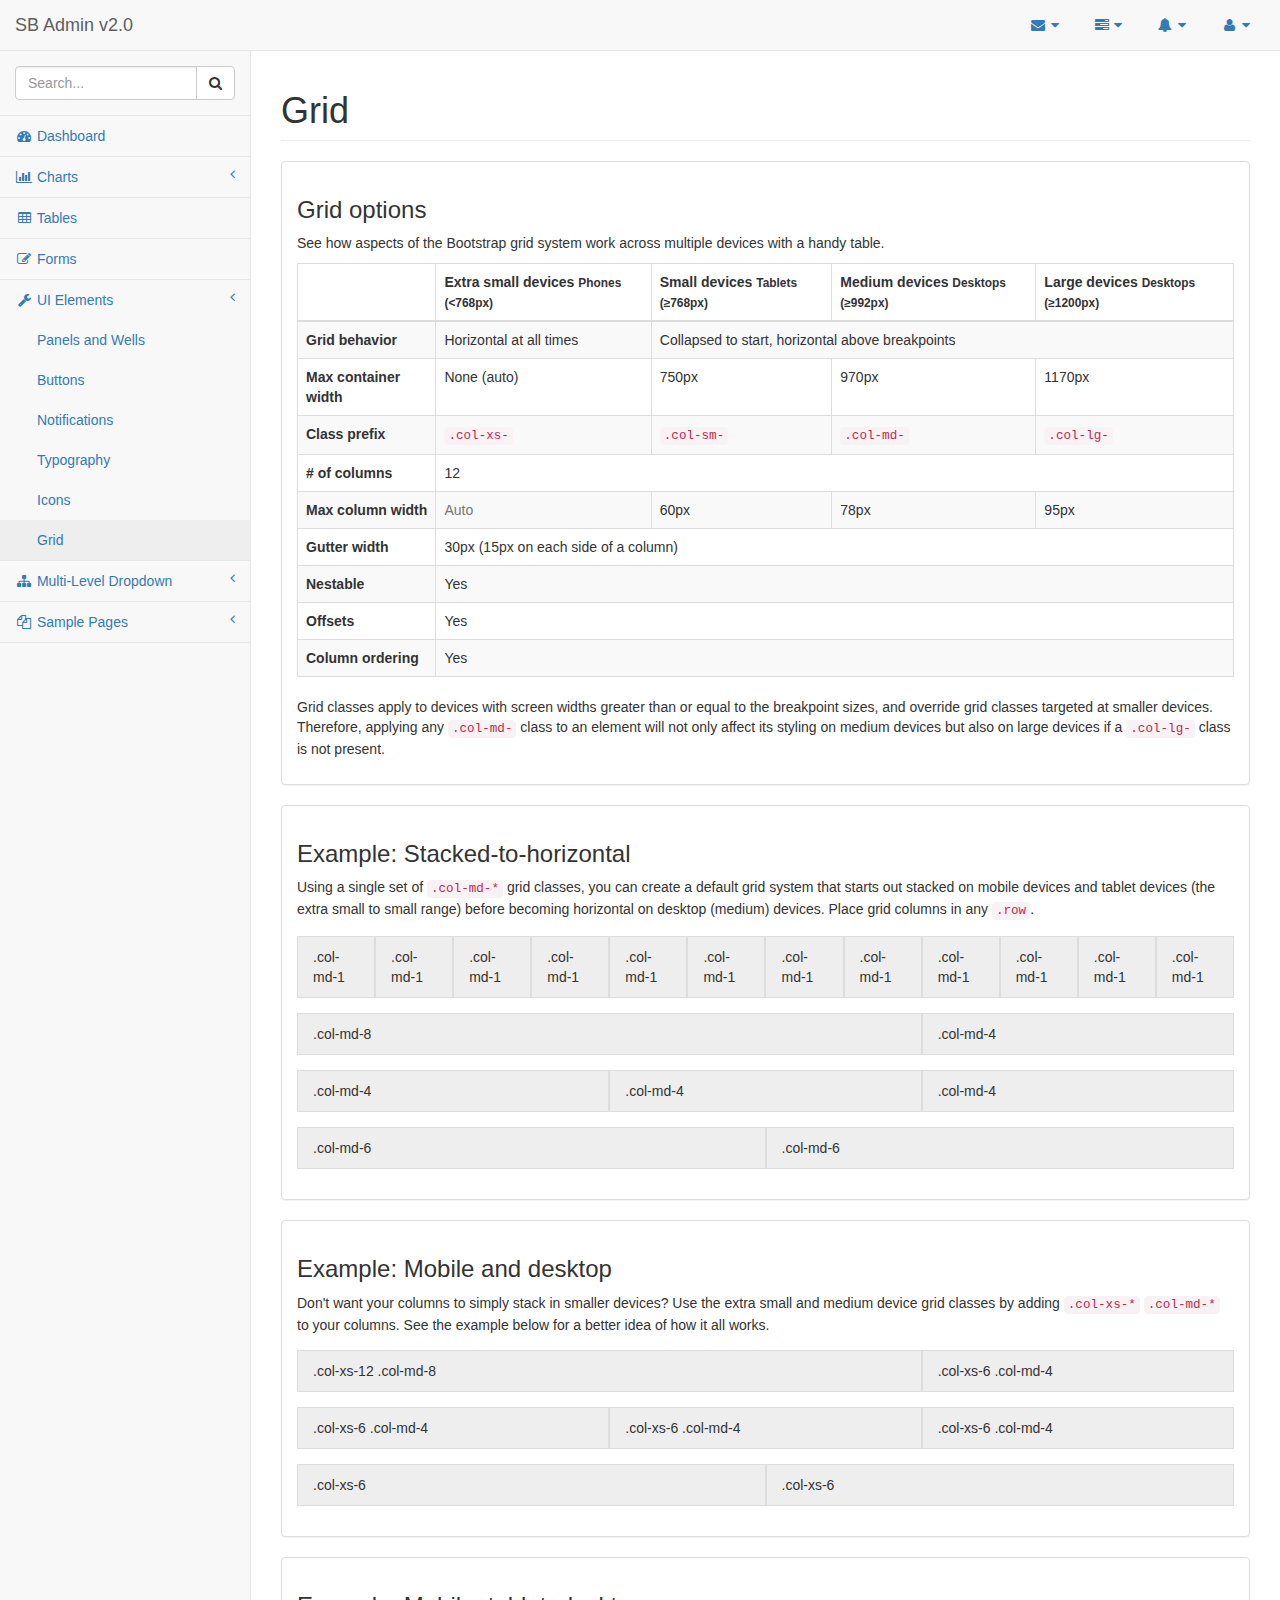
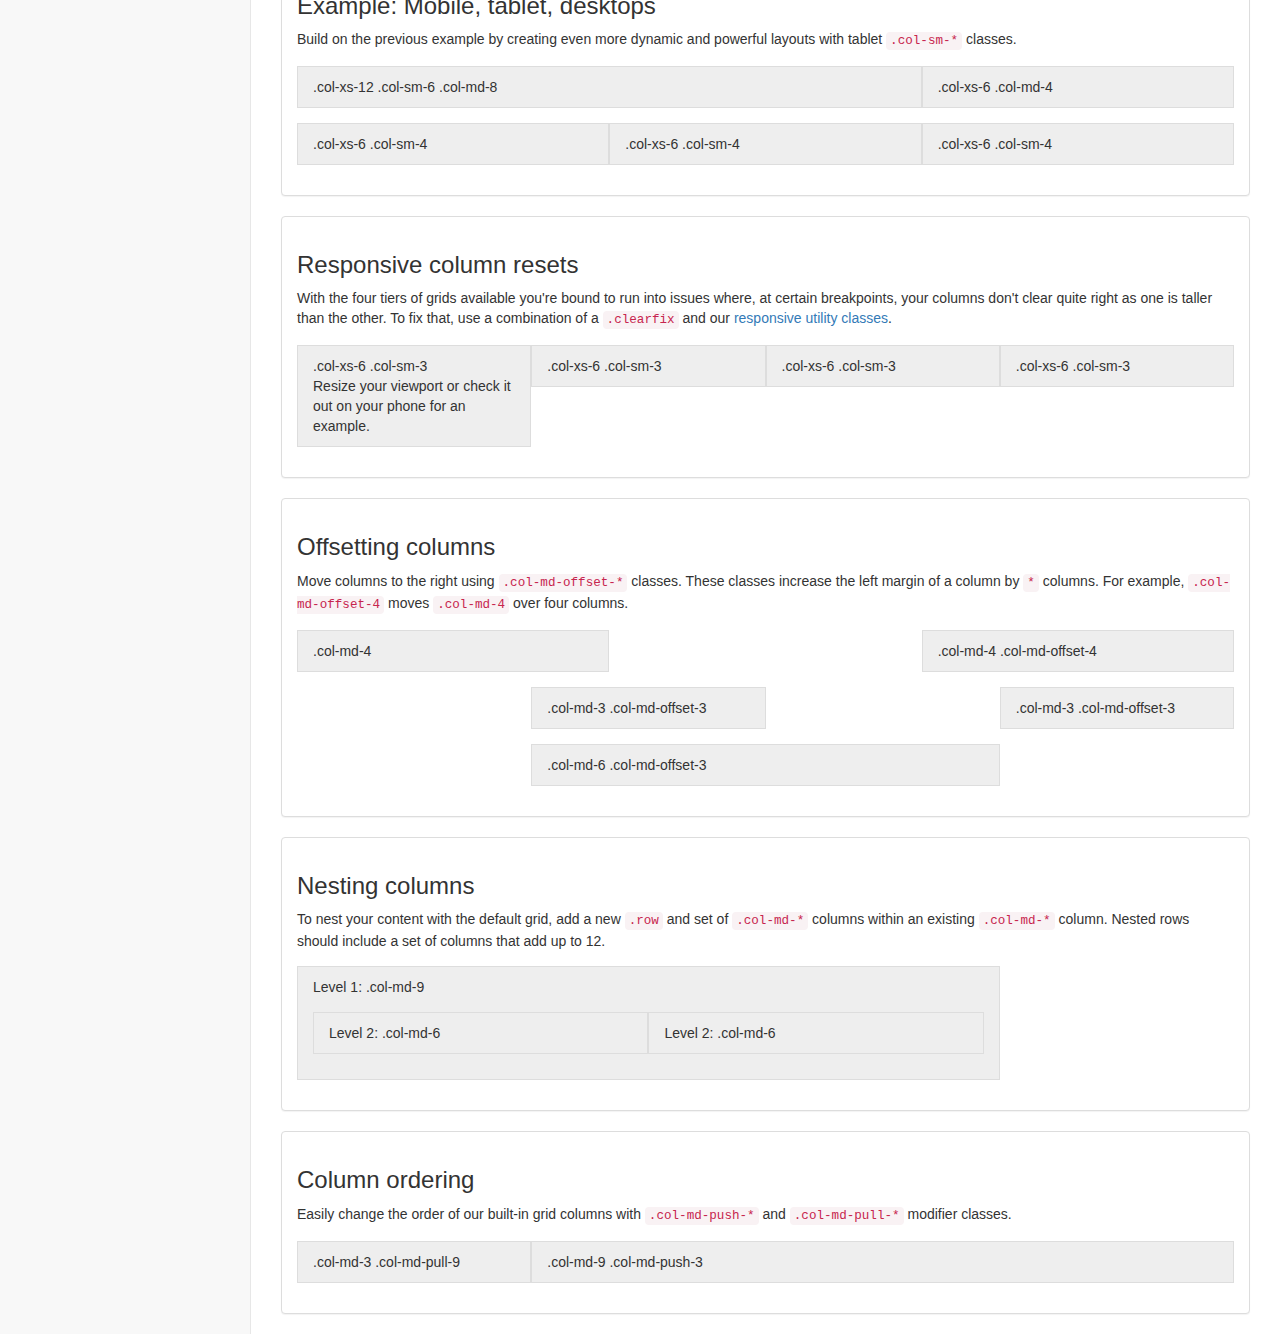
<file: web/pages/grid.html>
<!DOCTYPE html>
<html lang="en">

<head>

    <meta charset="utf-8">
    <meta http-equiv="X-UA-Compatible" content="IE=edge">
    <meta name="viewport" content="width=device-width, initial-scale=1">
    <meta name="description" content="">
    <meta name="author" content="">

    <title>SB Admin 2 - Bootstrap Admin Theme</title>

    <!-- Bootstrap Core CSS -->
    <link href="../vendor/bootstrap/css/bootstrap.min.css" rel="stylesheet">

    <!-- MetisMenu CSS -->
    <link href="../vendor/metisMenu/metisMenu.min.css" rel="stylesheet">

    <!-- Custom CSS -->
    <link href="../dist/css/sb-admin-2.css" rel="stylesheet">

    <!-- Custom Fonts -->
    <link href="../vendor/font-awesome/css/font-awesome.min.css" rel="stylesheet" type="text/css">

    <!-- HTML5 Shim and Respond.js IE8 support of HTML5 elements and media queries -->
    <!-- WARNING: Respond.js doesn't work if you view the page via file:// -->
    <!--[if lt IE 9]>
        <script src="https://oss.maxcdn.com/libs/html5shiv/3.7.0/html5shiv.js"></script>
        <script src="https://oss.maxcdn.com/libs/respond.js/1.4.2/respond.min.js"></script>
    <![endif]-->

</head>

<body>

    <div id="wrapper">

        <!-- Navigation -->
        <nav class="navbar navbar-default navbar-static-top" role="navigation" style="margin-bottom: 0">
            <div class="navbar-header">
                <button type="button" class="navbar-toggle" data-toggle="collapse" data-target=".navbar-collapse">
                    <span class="sr-only">Toggle navigation</span>
                    <span class="icon-bar"></span>
                    <span class="icon-bar"></span>
                    <span class="icon-bar"></span>
                </button>
                <a class="navbar-brand" href="index.html">SB Admin v2.0</a>
            </div>
            <!-- /.navbar-header -->

            <ul class="nav navbar-top-links navbar-right">
                <li class="dropdown">
                    <a class="dropdown-toggle" data-toggle="dropdown" href="#">
                        <i class="fa fa-envelope fa-fw"></i> <i class="fa fa-caret-down"></i>
                    </a>
                    <ul class="dropdown-menu dropdown-messages">
                        <li>
                            <a href="#">
                                <div>
                                    <strong>John Smith</strong>
                                    <span class="pull-right text-muted">
                                        <em>Yesterday</em>
                                    </span>
                                </div>
                                <div>Lorem ipsum dolor sit amet, consectetur adipiscing elit. Pellentesque eleifend...</div>
                            </a>
                        </li>
                        <li class="divider"></li>
                        <li>
                            <a href="#">
                                <div>
                                    <strong>John Smith</strong>
                                    <span class="pull-right text-muted">
                                        <em>Yesterday</em>
                                    </span>
                                </div>
                                <div>Lorem ipsum dolor sit amet, consectetur adipiscing elit. Pellentesque eleifend...</div>
                            </a>
                        </li>
                        <li class="divider"></li>
                        <li>
                            <a href="#">
                                <div>
                                    <strong>John Smith</strong>
                                    <span class="pull-right text-muted">
                                        <em>Yesterday</em>
                                    </span>
                                </div>
                                <div>Lorem ipsum dolor sit amet, consectetur adipiscing elit. Pellentesque eleifend...</div>
                            </a>
                        </li>
                        <li class="divider"></li>
                        <li>
                            <a class="text-center" href="#">
                                <strong>Read All Messages</strong>
                                <i class="fa fa-angle-right"></i>
                            </a>
                        </li>
                    </ul>
                    <!-- /.dropdown-messages -->
                </li>
                <!-- /.dropdown -->
                <li class="dropdown">
                    <a class="dropdown-toggle" data-toggle="dropdown" href="#">
                        <i class="fa fa-tasks fa-fw"></i> <i class="fa fa-caret-down"></i>
                    </a>
                    <ul class="dropdown-menu dropdown-tasks">
                        <li>
                            <a href="#">
                                <div>
                                    <p>
                                        <strong>Task 1</strong>
                                        <span class="pull-right text-muted">40% Complete</span>
                                    </p>
                                    <div class="progress progress-striped active">
                                        <div class="progress-bar progress-bar-success" role="progressbar" aria-valuenow="40" aria-valuemin="0" aria-valuemax="100" style="width: 40%">
                                            <span class="sr-only">40% Complete (success)</span>
                                        </div>
                                    </div>
                                </div>
                            </a>
                        </li>
                        <li class="divider"></li>
                        <li>
                            <a href="#">
                                <div>
                                    <p>
                                        <strong>Task 2</strong>
                                        <span class="pull-right text-muted">20% Complete</span>
                                    </p>
                                    <div class="progress progress-striped active">
                                        <div class="progress-bar progress-bar-info" role="progressbar" aria-valuenow="20" aria-valuemin="0" aria-valuemax="100" style="width: 20%">
                                            <span class="sr-only">20% Complete</span>
                                        </div>
                                    </div>
                                </div>
                            </a>
                        </li>
                        <li class="divider"></li>
                        <li>
                            <a href="#">
                                <div>
                                    <p>
                                        <strong>Task 3</strong>
                                        <span class="pull-right text-muted">60% Complete</span>
                                    </p>
                                    <div class="progress progress-striped active">
                                        <div class="progress-bar progress-bar-warning" role="progressbar" aria-valuenow="60" aria-valuemin="0" aria-valuemax="100" style="width: 60%">
                                            <span class="sr-only">60% Complete (warning)</span>
                                        </div>
                                    </div>
                                </div>
                            </a>
                        </li>
                        <li class="divider"></li>
                        <li>
                            <a href="#">
                                <div>
                                    <p>
                                        <strong>Task 4</strong>
                                        <span class="pull-right text-muted">80% Complete</span>
                                    </p>
                                    <div class="progress progress-striped active">
                                        <div class="progress-bar progress-bar-danger" role="progressbar" aria-valuenow="80" aria-valuemin="0" aria-valuemax="100" style="width: 80%">
                                            <span class="sr-only">80% Complete (danger)</span>
                                        </div>
                                    </div>
                                </div>
                            </a>
                        </li>
                        <li class="divider"></li>
                        <li>
                            <a class="text-center" href="#">
                                <strong>See All Tasks</strong>
                                <i class="fa fa-angle-right"></i>
                            </a>
                        </li>
                    </ul>
                    <!-- /.dropdown-tasks -->
                </li>
                <!-- /.dropdown -->
                <li class="dropdown">
                    <a class="dropdown-toggle" data-toggle="dropdown" href="#">
                        <i class="fa fa-bell fa-fw"></i> <i class="fa fa-caret-down"></i>
                    </a>
                    <ul class="dropdown-menu dropdown-alerts">
                        <li>
                            <a href="#">
                                <div>
                                    <i class="fa fa-comment fa-fw"></i> New Comment
                                    <span class="pull-right text-muted small">4 minutes ago</span>
                                </div>
                            </a>
                        </li>
                        <li class="divider"></li>
                        <li>
                            <a href="#">
                                <div>
                                    <i class="fa fa-twitter fa-fw"></i> 3 New Followers
                                    <span class="pull-right text-muted small">12 minutes ago</span>
                                </div>
                            </a>
                        </li>
                        <li class="divider"></li>
                        <li>
                            <a href="#">
                                <div>
                                    <i class="fa fa-envelope fa-fw"></i> Message Sent
                                    <span class="pull-right text-muted small">4 minutes ago</span>
                                </div>
                            </a>
                        </li>
                        <li class="divider"></li>
                        <li>
                            <a href="#">
                                <div>
                                    <i class="fa fa-tasks fa-fw"></i> New Task
                                    <span class="pull-right text-muted small">4 minutes ago</span>
                                </div>
                            </a>
                        </li>
                        <li class="divider"></li>
                        <li>
                            <a href="#">
                                <div>
                                    <i class="fa fa-upload fa-fw"></i> Server Rebooted
                                    <span class="pull-right text-muted small">4 minutes ago</span>
                                </div>
                            </a>
                        </li>
                        <li class="divider"></li>
                        <li>
                            <a class="text-center" href="#">
                                <strong>See All Alerts</strong>
                                <i class="fa fa-angle-right"></i>
                            </a>
                        </li>
                    </ul>
                    <!-- /.dropdown-alerts -->
                </li>
                <!-- /.dropdown -->
                <li class="dropdown">
                    <a class="dropdown-toggle" data-toggle="dropdown" href="#">
                        <i class="fa fa-user fa-fw"></i> <i class="fa fa-caret-down"></i>
                    </a>
                    <ul class="dropdown-menu dropdown-user">
                        <li><a href="#"><i class="fa fa-user fa-fw"></i> User Profile</a>
                        </li>
                        <li><a href="#"><i class="fa fa-gear fa-fw"></i> Settings</a>
                        </li>
                        <li class="divider"></li>
                        <li><a href="login.html"><i class="fa fa-sign-out fa-fw"></i> Logout</a>
                        </li>
                    </ul>
                    <!-- /.dropdown-user -->
                </li>
                <!-- /.dropdown -->
            </ul>
            <!-- /.navbar-top-links -->

            <div class="navbar-default sidebar" role="navigation">
                <div class="sidebar-nav navbar-collapse">
                    <ul class="nav" id="side-menu">
                        <li class="sidebar-search">
                            <div class="input-group custom-search-form">
                                <input type="text" class="form-control" placeholder="Search...">
                                <span class="input-group-btn">
                                <button class="btn btn-default" type="button">
                                    <i class="fa fa-search"></i>
                                </button>
                            </span>
                            </div>
                            <!-- /input-group -->
                        </li>
                        <li>
                            <a href="index.html"><i class="fa fa-dashboard fa-fw"></i> Dashboard</a>
                        </li>
                        <li>
                            <a href="#"><i class="fa fa-bar-chart-o fa-fw"></i> Charts<span class="fa arrow"></span></a>
                            <ul class="nav nav-second-level">
                                <li>
                                    <a href="flot.html">Flot Charts</a>
                                </li>
                                <li>
                                    <a href="morris.html">Morris.js Charts</a>
                                </li>
                            </ul>
                            <!-- /.nav-second-level -->
                        </li>
                        <li>
                            <a href="tables.html"><i class="fa fa-table fa-fw"></i> Tables</a>
                        </li>
                        <li>
                            <a href="forms.html"><i class="fa fa-edit fa-fw"></i> Forms</a>
                        </li>
                        <li>
                            <a href="#"><i class="fa fa-wrench fa-fw"></i> UI Elements<span class="fa arrow"></span></a>
                            <ul class="nav nav-second-level">
                                <li>
                                    <a href="panels-wells.html">Panels and Wells</a>
                                </li>
                                <li>
                                    <a href="buttons.html">Buttons</a>
                                </li>
                                <li>
                                    <a href="notifications.html">Notifications</a>
                                </li>
                                <li>
                                    <a href="typography.html">Typography</a>
                                </li>
                                <li>
                                    <a href="icons.html"> Icons</a>
                                </li>
                                <li>
                                    <a href="grid.html">Grid</a>
                                </li>
                            </ul>
                            <!-- /.nav-second-level -->
                        </li>
                        <li>
                            <a href="#"><i class="fa fa-sitemap fa-fw"></i> Multi-Level Dropdown<span class="fa arrow"></span></a>
                            <ul class="nav nav-second-level">
                                <li>
                                    <a href="#">Second Level Item</a>
                                </li>
                                <li>
                                    <a href="#">Second Level Item</a>
                                </li>
                                <li>
                                    <a href="#">Third Level <span class="fa arrow"></span></a>
                                    <ul class="nav nav-third-level">
                                        <li>
                                            <a href="#">Third Level Item</a>
                                        </li>
                                        <li>
                                            <a href="#">Third Level Item</a>
                                        </li>
                                        <li>
                                            <a href="#">Third Level Item</a>
                                        </li>
                                        <li>
                                            <a href="#">Third Level Item</a>
                                        </li>
                                    </ul>
                                    <!-- /.nav-third-level -->
                                </li>
                            </ul>
                            <!-- /.nav-second-level -->
                        </li>
                        <li>
                            <a href="#"><i class="fa fa-files-o fa-fw"></i> Sample Pages<span class="fa arrow"></span></a>
                            <ul class="nav nav-second-level">
                                <li>
                                    <a href="blank.html">Blank Page</a>
                                </li>
                                <li>
                                    <a href="login.html">Login Page</a>
                                </li>
                            </ul>
                            <!-- /.nav-second-level -->
                        </li>
                    </ul>
                </div>
                <!-- /.sidebar-collapse -->
            </div>
            <!-- /.navbar-static-side -->
        </nav>

        <div id="page-wrapper">
            <div class="row">
                <div class="col-lg-12">
                    <h1 class="page-header">Grid</h1>
                </div>
                <!-- /.col-lg-12 -->
            </div>
            <!-- /.row -->
            <div class="row">
                <div class="col-lg-12">
                    <div class="panel panel-default">
                        <div class="panel-body">
                            <h3>Grid options</h3>
                            <p>See how aspects of the Bootstrap grid system work across multiple devices with a handy table.</p>
                            <div class="table-responsive">
                                <table class="table table-bordered table-striped">
                                    <thead>
                                        <tr>
                                            <th></th>
                                            <th>
                                                Extra small devices
                                                <small>Phones (&lt;768px)</small>
                                            </th>
                                            <th>
                                                Small devices
                                                <small>Tablets (&ge;768px)</small>
                                            </th>
                                            <th>
                                                Medium devices
                                                <small>Desktops (&ge;992px)</small>
                                            </th>
                                            <th>
                                                Large devices
                                                <small>Desktops (&ge;1200px)</small>
                                            </th>
                                        </tr>
                                    </thead>
                                    <tbody>
                                        <tr>
                                            <th>Grid behavior</th>
                                            <td>Horizontal at all times</td>
                                            <td colspan="3">Collapsed to start, horizontal above breakpoints</td>
                                        </tr>
                                        <tr>
                                            <th>Max container width</th>
                                            <td>None (auto)</td>
                                            <td>750px</td>
                                            <td>970px</td>
                                            <td>1170px</td>
                                        </tr>
                                        <tr>
                                            <th>Class prefix</th>
                                            <td>
                                                <code>.col-xs-</code>
                                            </td>
                                            <td>
                                                <code>.col-sm-</code>
                                            </td>
                                            <td>
                                                <code>.col-md-</code>
                                            </td>
                                            <td>
                                                <code>.col-lg-</code>
                                            </td>
                                        </tr>
                                        <tr>
                                            <th># of columns</th>
                                            <td colspan="4">12</td>
                                        </tr>
                                        <tr>
                                            <th>Max column width</th>
                                            <td class="text-muted">Auto</td>
                                            <td>60px</td>
                                            <td>78px</td>
                                            <td>95px</td>
                                        </tr>
                                        <tr>
                                            <th>Gutter width</th>
                                            <td colspan="4">30px (15px on each side of a column)</td>
                                        </tr>
                                        <tr>
                                            <th>Nestable</th>
                                            <td colspan="4">Yes</td>
                                        </tr>
                                        <tr>
                                            <th>Offsets</th>
                                            <td colspan="4">Yes</td>
                                        </tr>
                                        <tr>
                                            <th>Column ordering</th>
                                            <td colspan="4">Yes</td>
                                        </tr>
                                    </tbody>
                                </table>
                            </div>
                            <p>Grid classes apply to devices with screen widths greater than or equal to the breakpoint sizes, and override grid classes targeted at smaller devices. Therefore, applying any
                                <code>.col-md-</code> class to an element will not only affect its styling on medium devices but also on large devices if a
                                <code>.col-lg-</code> class is not present.</p>
                        </div>
                    </div>
                </div>
                <!-- /.col-lg-12 -->
            </div>
            <!-- /.row -->

            <div class="row">
                <div class="col-lg-12">
                    <div class="panel panel-default">
                        <div class="panel-body">
                            <h3>Example: Stacked-to-horizontal</h3>
                            <p>Using a single set of
                                <code>.col-md-*</code> grid classes, you can create a default grid system that starts out stacked on mobile devices and tablet devices (the extra small to small range) before becoming horizontal on desktop (medium) devices. Place grid columns in any
                                <code>.row</code>.</p>
                            <div class="row show-grid">
                                <div class="col-md-1">.col-md-1</div>
                                <div class="col-md-1">.col-md-1</div>
                                <div class="col-md-1">.col-md-1</div>
                                <div class="col-md-1">.col-md-1</div>
                                <div class="col-md-1">.col-md-1</div>
                                <div class="col-md-1">.col-md-1</div>
                                <div class="col-md-1">.col-md-1</div>
                                <div class="col-md-1">.col-md-1</div>
                                <div class="col-md-1">.col-md-1</div>
                                <div class="col-md-1">.col-md-1</div>
                                <div class="col-md-1">.col-md-1</div>
                                <div class="col-md-1">.col-md-1</div>
                            </div>
                            <div class="row show-grid">
                                <div class="col-md-8">.col-md-8</div>
                                <div class="col-md-4">.col-md-4</div>
                            </div>
                            <div class="row show-grid">
                                <div class="col-md-4">.col-md-4</div>
                                <div class="col-md-4">.col-md-4</div>
                                <div class="col-md-4">.col-md-4</div>
                            </div>
                            <div class="row show-grid">
                                <div class="col-md-6">.col-md-6</div>
                                <div class="col-md-6">.col-md-6</div>
                            </div>
                        </div>
                    </div>
                </div>
                <!-- /.col-lg-12 -->
            </div>
            <!-- /.row -->

            <div class="row">
                <div class="col-lg-12">
                    <div class="panel panel-default">
                        <div class="panel-body">
                            <h3>Example: Mobile and desktop</h3>
                            <p>Don't want your columns to simply stack in smaller devices? Use the extra small and medium device grid classes by adding
                                <code>.col-xs-*</code>
                                <code>.col-md-*</code> to your columns. See the example below for a better idea of how it all works.</p>
                            <div class="row show-grid">
                                <div class="col-xs-12 col-md-8">.col-xs-12 .col-md-8</div>
                                <div class="col-xs-6 col-md-4">.col-xs-6 .col-md-4</div>
                            </div>
                            <div class="row show-grid">
                                <div class="col-xs-6 col-md-4">.col-xs-6 .col-md-4</div>
                                <div class="col-xs-6 col-md-4">.col-xs-6 .col-md-4</div>
                                <div class="col-xs-6 col-md-4">.col-xs-6 .col-md-4</div>
                            </div>
                            <div class="row show-grid">
                                <div class="col-xs-6">.col-xs-6</div>
                                <div class="col-xs-6">.col-xs-6</div>
                            </div>
                        </div>
                    </div>
                </div>
                <!-- /.col-lg-12 -->
            </div>
            <!-- /.row -->

            <div class="row">
                <div class="col-lg-12">
                    <div class="panel panel-default">
                        <div class="panel-body">
                            <h3>Example: Mobile, tablet, desktops</h3>
                            <p>Build on the previous example by creating even more dynamic and powerful layouts with tablet
                                <code>.col-sm-*</code> classes.</p>
                            <div class="row show-grid">
                                <div class="col-xs-12 col-sm-6 col-md-8">.col-xs-12 .col-sm-6 .col-md-8</div>
                                <div class="col-xs-6 col-md-4">.col-xs-6 .col-md-4</div>
                            </div>
                            <div class="row show-grid">
                                <div class="col-xs-6 col-sm-4">.col-xs-6 .col-sm-4</div>
                                <div class="col-xs-6 col-sm-4">.col-xs-6 .col-sm-4</div>
                                <!-- Optional: clear the XS cols if their content doesn't match in height -->
                                <div class="clearfix visible-xs"></div>
                                <div class="col-xs-6 col-sm-4">.col-xs-6 .col-sm-4</div>
                            </div>
                        </div>
                    </div>
                </div>
                <!-- /.col-lg-12 -->
            </div>
            <!-- /.row -->

            <div class="row">
                <div class="col-lg-12">
                    <div class="panel panel-default">
                        <div class="panel-body">
                            <h3 id="grid-responsive-resets">Responsive column resets</h3>
                            <p>With the four tiers of grids available you're bound to run into issues where, at certain breakpoints, your columns don't clear quite right as one is taller than the other. To fix that, use a combination of a
                                <code>.clearfix</code> and our <a href="#responsive-utilities">responsive utility classes</a>.</p>
                            <div class="row show-grid">
                                <div class="col-xs-6 col-sm-3">
                                    .col-xs-6 .col-sm-3
                                    <br>Resize your viewport or check it out on your phone for an example.
                                </div>
                                <div class="col-xs-6 col-sm-3">.col-xs-6 .col-sm-3</div>

                                <!-- Add the extra clearfix for only the required viewport -->
                                <div class="clearfix visible-xs"></div>

                                <div class="col-xs-6 col-sm-3">.col-xs-6 .col-sm-3</div>
                                <div class="col-xs-6 col-sm-3">.col-xs-6 .col-sm-3</div>
                            </div>
                        </div>
                    </div>
                </div>
                <!-- /.col-lg-12 -->
            </div>
            <!-- /.row -->

            <div class="row">
                <div class="col-lg-12">
                    <div class="panel panel-default">
                        <div class="panel-body">
                            <h3 id="grid-offsetting">Offsetting columns</h3>
                            <p>Move columns to the right using
                                <code>.col-md-offset-*</code> classes. These classes increase the left margin of a column by
                                <code>*</code> columns. For example,
                                <code>.col-md-offset-4</code> moves
                                <code>.col-md-4</code> over four columns.</p>
                            <div class="row show-grid">
                                <div class="col-md-4">.col-md-4</div>
                                <div class="col-md-4 col-md-offset-4">.col-md-4 .col-md-offset-4</div>
                            </div>
                            <div class="row show-grid">
                                <div class="col-md-3 col-md-offset-3">.col-md-3 .col-md-offset-3</div>
                                <div class="col-md-3 col-md-offset-3">.col-md-3 .col-md-offset-3</div>
                            </div>
                            <div class="row show-grid">
                                <div class="col-md-6 col-md-offset-3">.col-md-6 .col-md-offset-3</div>
                            </div>
                        </div>
                    </div>
                </div>
                <!-- /.col-lg-12 -->
            </div>
            <!-- /.row -->

            <div class="row">
                <div class="col-lg-12">
                    <div class="panel panel-default">
                        <div class="panel-body">
                            <h3 id="grid-nesting">Nesting columns</h3>
                            <p>To nest your content with the default grid, add a new
                                <code>.row</code> and set of
                                <code>.col-md-*</code> columns within an existing
                                <code>.col-md-*</code> column. Nested rows should include a set of columns that add up to 12.</p>
                            <div class="row show-grid">
                                <div class="col-md-9">
                                    Level 1: .col-md-9
                                    <div class="row show-grid">
                                        <div class="col-md-6">
                                            Level 2: .col-md-6
                                        </div>
                                        <div class="col-md-6">
                                            Level 2: .col-md-6
                                        </div>
                                    </div>
                                </div>
                            </div>
                        </div>
                    </div>
                </div>
                <!-- /.col-lg-12 -->
            </div>
            <!-- /.row -->

            <div class="row">
                <div class="col-lg-12">
                    <div class="panel panel-default">
                        <div class="panel-body">
                            <h3 id="grid-column-ordering">Column ordering</h3>
                            <p>Easily change the order of our built-in grid columns with
                                <code>.col-md-push-*</code> and
                                <code>.col-md-pull-*</code> modifier classes.</p>
                            <div class="row show-grid">
                                <div class="col-md-9 col-md-push-3">.col-md-9 .col-md-push-3</div>
                                <div class="col-md-3 col-md-pull-9">.col-md-3 .col-md-pull-9</div>
                            </div>
                        </div>
                    </div>
                </div>
                <!-- /.col-lg-12 -->
            </div>
            <!-- /.row -->

        </div>
        <!-- /#page-wrapper -->

    </div>
    <!-- /#wrapper -->

    <!-- jQuery -->
    <script src="../vendor/jquery/jquery.min.js"></script>

    <!-- Bootstrap Core JavaScript -->
    <script src="../vendor/bootstrap/js/bootstrap.min.js"></script>

    <!-- Metis Menu Plugin JavaScript -->
    <script src="../vendor/metisMenu/metisMenu.min.js"></script>

    <!-- Custom Theme JavaScript -->
    <script src="../dist/js/sb-admin-2.js"></script>

</body>

</html>
</file>
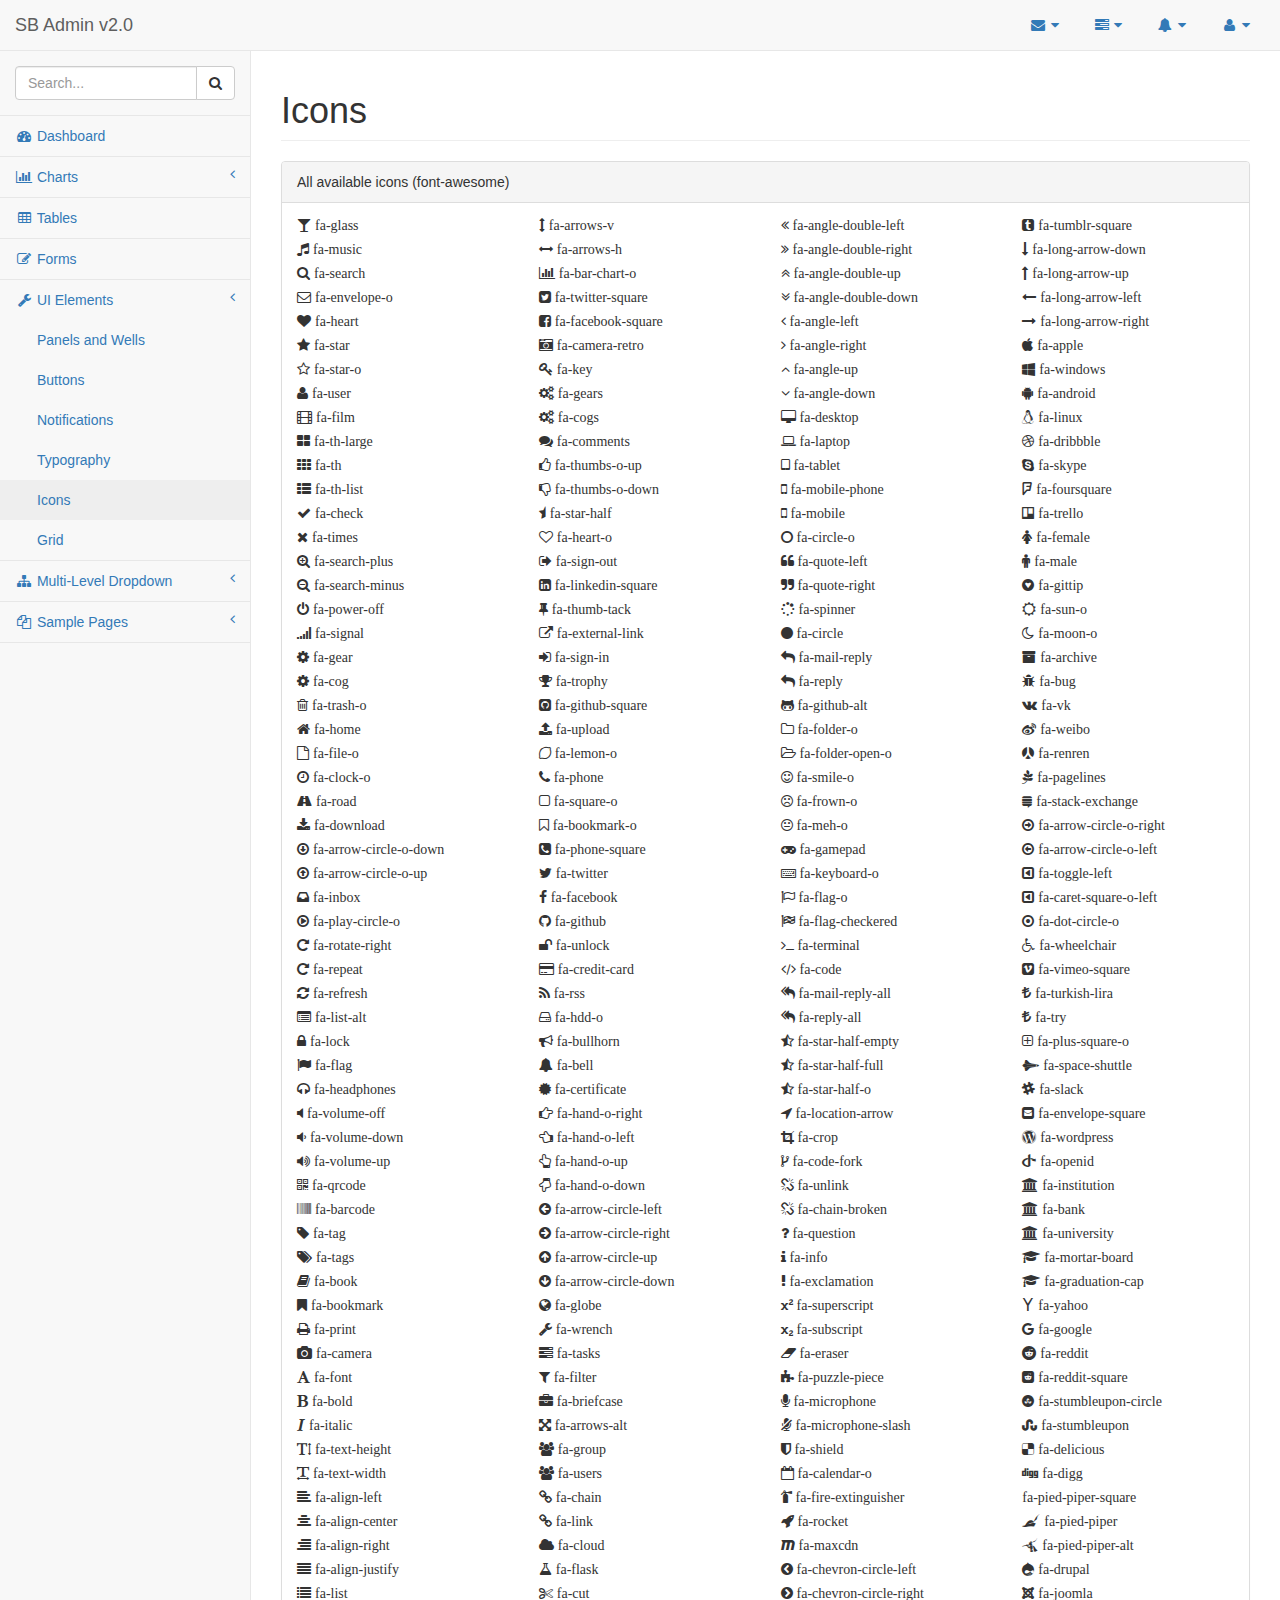
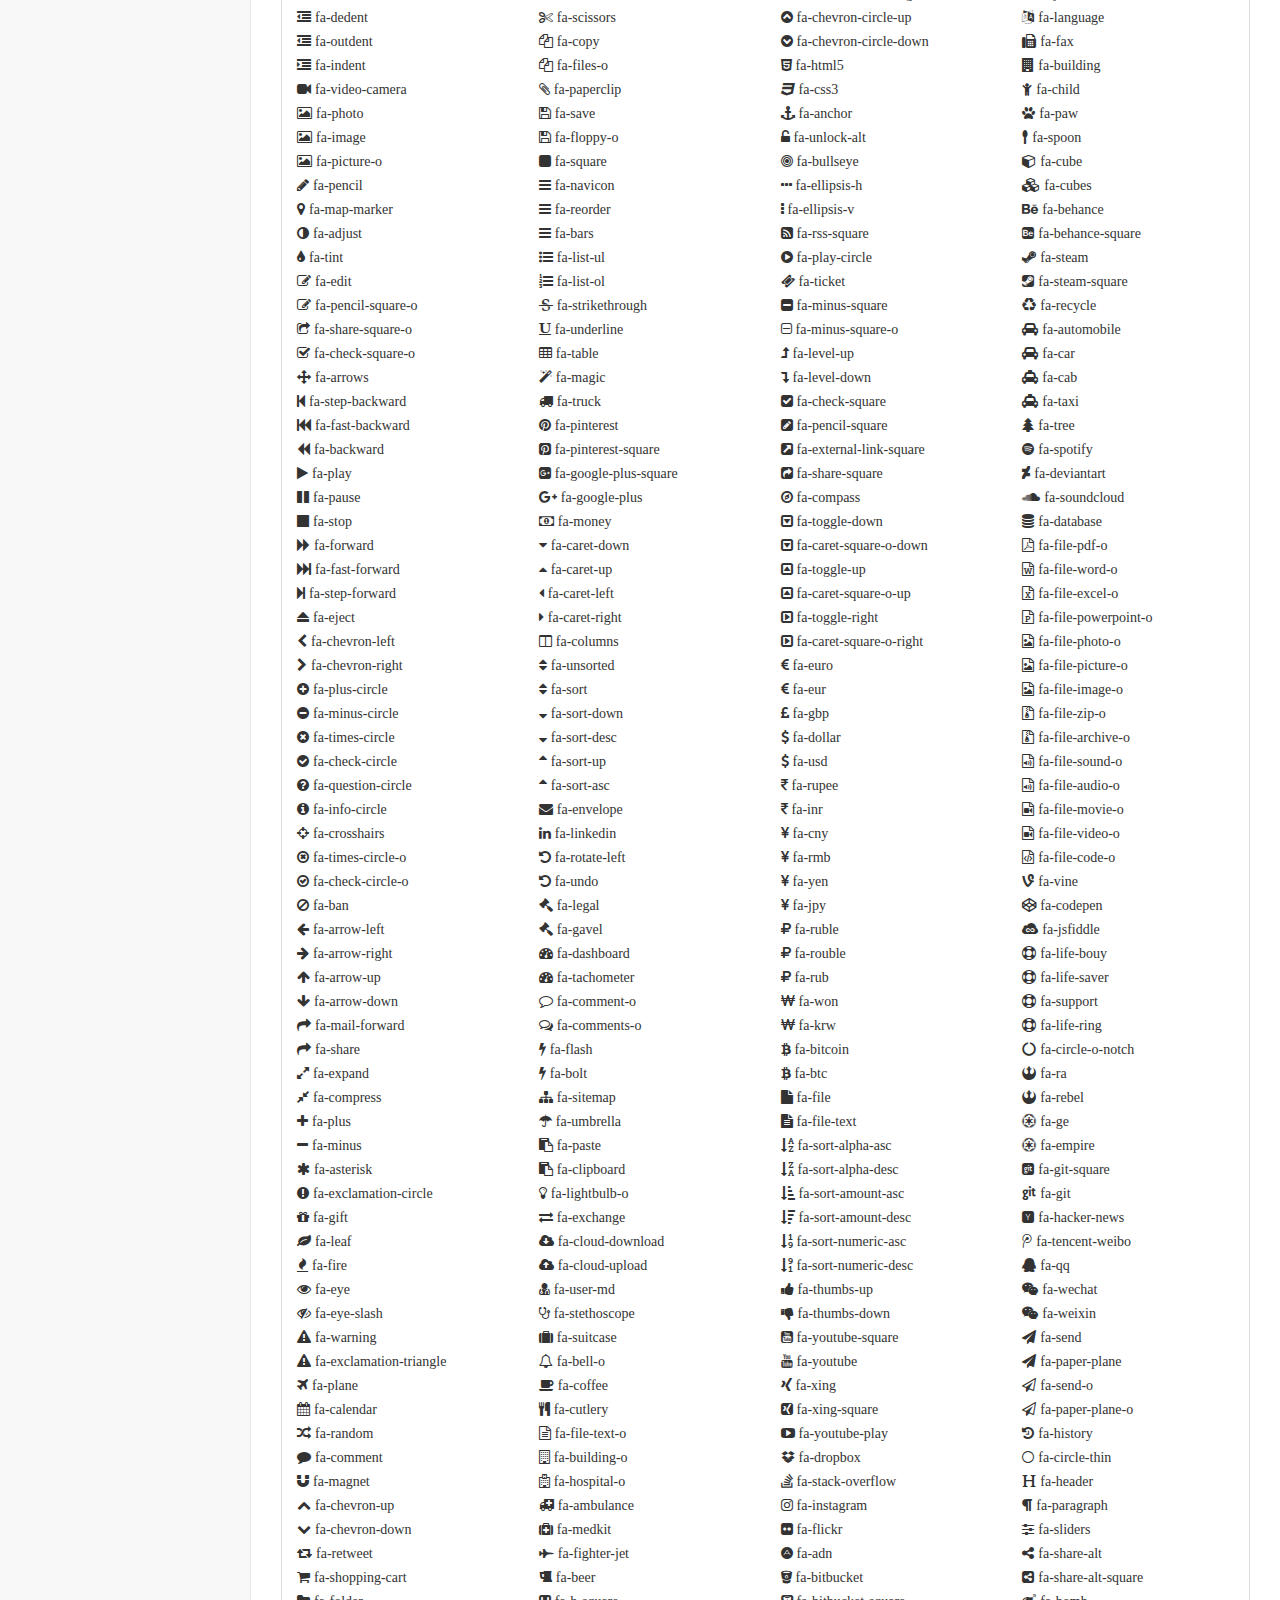
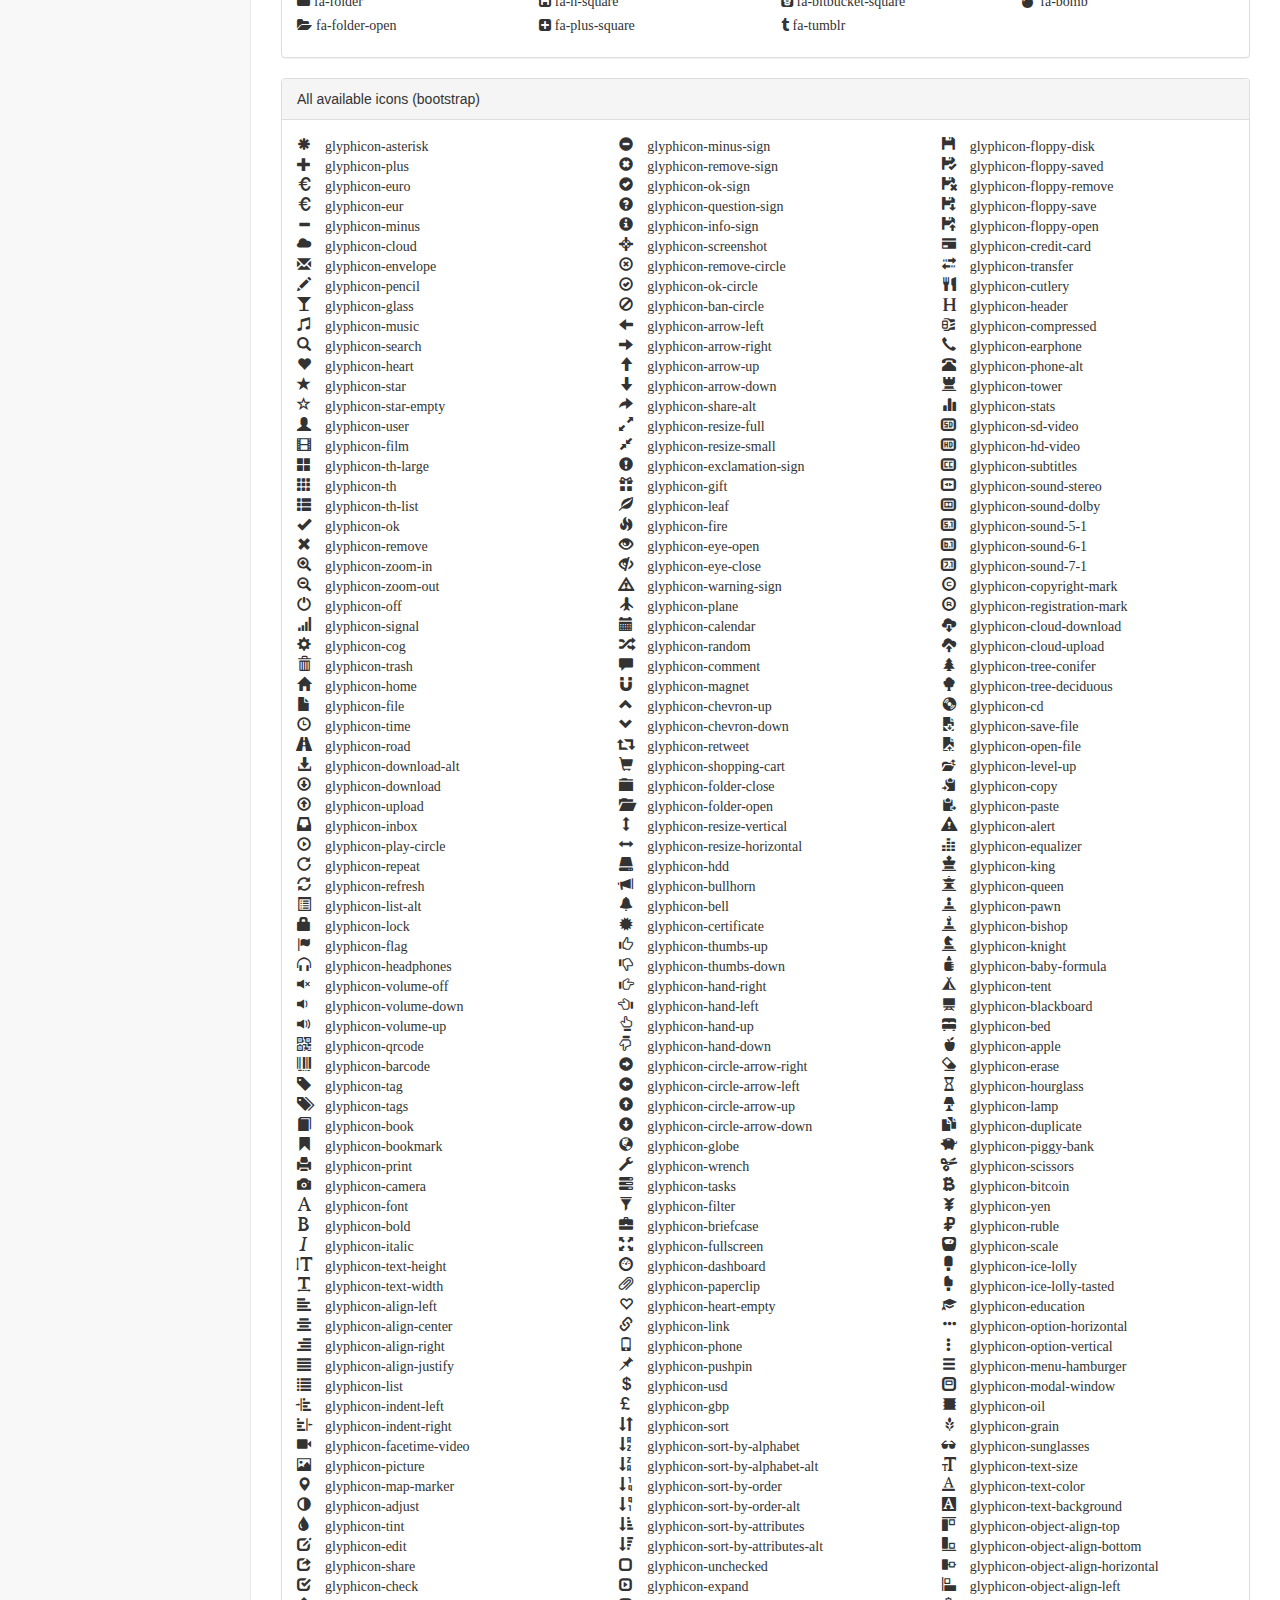
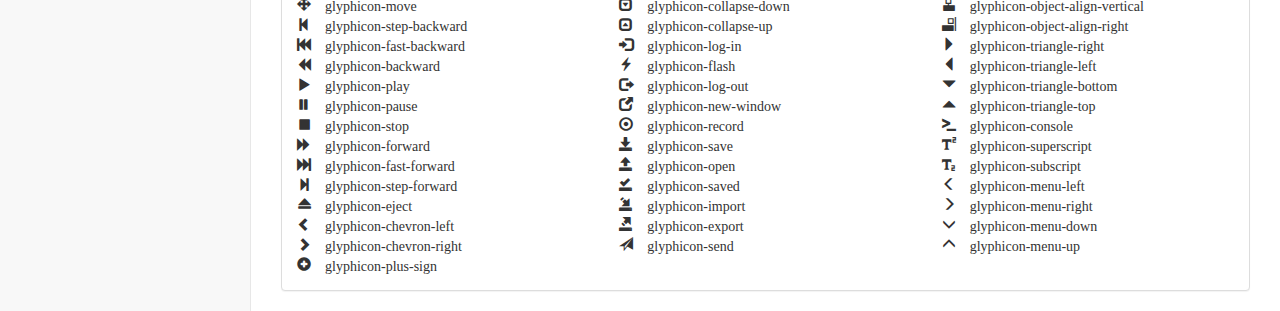
<file: web/pages/icons.html>
<!DOCTYPE html>
<html lang="en">

<head>

    <meta charset="utf-8">
    <meta http-equiv="X-UA-Compatible" content="IE=edge">
    <meta name="viewport" content="width=device-width, initial-scale=1">
    <meta name="description" content="">
    <meta name="author" content="">

    <title>SB Admin 2 - Bootstrap Admin Theme</title>

    <!-- Bootstrap Core CSS -->
    <link href="../vendor/bootstrap/css/bootstrap.min.css" rel="stylesheet">

    <!-- MetisMenu CSS -->
    <link href="../vendor/metisMenu/metisMenu.min.css" rel="stylesheet">

    <!-- Custom CSS -->
    <link href="../dist/css/sb-admin-2.css" rel="stylesheet">

    <!-- Custom Fonts -->
    <link href="../vendor/font-awesome/css/font-awesome.min.css" rel="stylesheet" type="text/css">

    <!-- HTML5 Shim and Respond.js IE8 support of HTML5 elements and media queries -->
    <!-- WARNING: Respond.js doesn't work if you view the page via file:// -->
    <!--[if lt IE 9]>
        <script src="https://oss.maxcdn.com/libs/html5shiv/3.7.0/html5shiv.js"></script>
        <script src="https://oss.maxcdn.com/libs/respond.js/1.4.2/respond.min.js"></script>
    <![endif]-->

</head>

<body>

    <div id="wrapper">

        <!-- Navigation -->
        <nav class="navbar navbar-default navbar-static-top" role="navigation" style="margin-bottom: 0">
            <div class="navbar-header">
                <button type="button" class="navbar-toggle" data-toggle="collapse" data-target=".navbar-collapse">
                    <span class="sr-only">Toggle navigation</span>
                    <span class="icon-bar"></span>
                    <span class="icon-bar"></span>
                    <span class="icon-bar"></span>
                </button>
                <a class="navbar-brand" href="index.html">SB Admin v2.0</a>
            </div>
            <!-- /.navbar-header -->

            <ul class="nav navbar-top-links navbar-right">
                <li class="dropdown">
                    <a class="dropdown-toggle" data-toggle="dropdown" href="#">
                        <i class="fa fa-envelope fa-fw"></i> <i class="fa fa-caret-down"></i>
                    </a>
                    <ul class="dropdown-menu dropdown-messages">
                        <li>
                            <a href="#">
                                <div>
                                    <strong>John Smith</strong>
                                    <span class="pull-right text-muted">
                                            <em>Yesterday</em>
                                        </span>
                                </div>
                                <div>Lorem ipsum dolor sit amet, consectetur adipiscing elit. Pellentesque eleifend...</div>
                            </a>
                        </li>
                        <li class="divider"></li>
                        <li>
                            <a href="#">
                                <div>
                                    <strong>John Smith</strong>
                                    <span class="pull-right text-muted">
                                            <em>Yesterday</em>
                                        </span>
                                </div>
                                <div>Lorem ipsum dolor sit amet, consectetur adipiscing elit. Pellentesque eleifend...</div>
                            </a>
                        </li>
                        <li class="divider"></li>
                        <li>
                            <a href="#">
                                <div>
                                    <strong>John Smith</strong>
                                    <span class="pull-right text-muted">
                                            <em>Yesterday</em>
                                        </span>
                                </div>
                                <div>Lorem ipsum dolor sit amet, consectetur adipiscing elit. Pellentesque eleifend...</div>
                            </a>
                        </li>
                        <li class="divider"></li>
                        <li>
                            <a class="text-center" href="#">
                                <strong>Read All Messages</strong>
                                <i class="fa fa-angle-right"></i>
                            </a>
                        </li>
                    </ul>
                    <!-- /.dropdown-messages -->
                </li>
                <!-- /.dropdown -->
                <li class="dropdown">
                    <a class="dropdown-toggle" data-toggle="dropdown" href="#">
                        <i class="fa fa-tasks fa-fw"></i> <i class="fa fa-caret-down"></i>
                    </a>
                    <ul class="dropdown-menu dropdown-tasks">
                        <li>
                            <a href="#">
                                <div>
                                    <p>
                                        <strong>Task 1</strong>
                                        <span class="pull-right text-muted">40% Complete</span>
                                    </p>
                                    <div class="progress progress-striped active">
                                        <div class="progress-bar progress-bar-success" role="progressbar" aria-valuenow="40" aria-valuemin="0" aria-valuemax="100" style="width: 40%">
                                            <span class="sr-only">40% Complete (success)</span>
                                        </div>
                                    </div>
                                </div>
                            </a>
                        </li>
                        <li class="divider"></li>
                        <li>
                            <a href="#">
                                <div>
                                    <p>
                                        <strong>Task 2</strong>
                                        <span class="pull-right text-muted">20% Complete</span>
                                    </p>
                                    <div class="progress progress-striped active">
                                        <div class="progress-bar progress-bar-info" role="progressbar" aria-valuenow="20" aria-valuemin="0" aria-valuemax="100" style="width: 20%">
                                            <span class="sr-only">20% Complete</span>
                                        </div>
                                    </div>
                                </div>
                            </a>
                        </li>
                        <li class="divider"></li>
                        <li>
                            <a href="#">
                                <div>
                                    <p>
                                        <strong>Task 3</strong>
                                        <span class="pull-right text-muted">60% Complete</span>
                                    </p>
                                    <div class="progress progress-striped active">
                                        <div class="progress-bar progress-bar-warning" role="progressbar" aria-valuenow="60" aria-valuemin="0" aria-valuemax="100" style="width: 60%">
                                            <span class="sr-only">60% Complete (warning)</span>
                                        </div>
                                    </div>
                                </div>
                            </a>
                        </li>
                        <li class="divider"></li>
                        <li>
                            <a href="#">
                                <div>
                                    <p>
                                        <strong>Task 4</strong>
                                        <span class="pull-right text-muted">80% Complete</span>
                                    </p>
                                    <div class="progress progress-striped active">
                                        <div class="progress-bar progress-bar-danger" role="progressbar" aria-valuenow="80" aria-valuemin="0" aria-valuemax="100" style="width: 80%">
                                            <span class="sr-only">80% Complete (danger)</span>
                                        </div>
                                    </div>
                                </div>
                            </a>
                        </li>
                        <li class="divider"></li>
                        <li>
                            <a class="text-center" href="#">
                                <strong>See All Tasks</strong>
                                <i class="fa fa-angle-right"></i>
                            </a>
                        </li>
                    </ul>
                    <!-- /.dropdown-tasks -->
                </li>
                <!-- /.dropdown -->
                <li class="dropdown">
                    <a class="dropdown-toggle" data-toggle="dropdown" href="#">
                        <i class="fa fa-bell fa-fw"></i> <i class="fa fa-caret-down"></i>
                    </a>
                    <ul class="dropdown-menu dropdown-alerts">
                        <li>
                            <a href="#">
                                <div>
                                    <i class="fa fa-comment fa-fw"></i> New Comment
                                    <span class="pull-right text-muted small">4 minutes ago</span>
                                </div>
                            </a>
                        </li>
                        <li class="divider"></li>
                        <li>
                            <a href="#">
                                <div>
                                    <i class="fa fa-twitter fa-fw"></i> 3 New Followers
                                    <span class="pull-right text-muted small">12 minutes ago</span>
                                </div>
                            </a>
                        </li>
                        <li class="divider"></li>
                        <li>
                            <a href="#">
                                <div>
                                    <i class="fa fa-envelope fa-fw"></i> Message Sent
                                    <span class="pull-right text-muted small">4 minutes ago</span>
                                </div>
                            </a>
                        </li>
                        <li class="divider"></li>
                        <li>
                            <a href="#">
                                <div>
                                    <i class="fa fa-tasks fa-fw"></i> New Task
                                    <span class="pull-right text-muted small">4 minutes ago</span>
                                </div>
                            </a>
                        </li>
                        <li class="divider"></li>
                        <li>
                            <a href="#">
                                <div>
                                    <i class="fa fa-upload fa-fw"></i> Server Rebooted
                                    <span class="pull-right text-muted small">4 minutes ago</span>
                                </div>
                            </a>
                        </li>
                        <li class="divider"></li>
                        <li>
                            <a class="text-center" href="#">
                                <strong>See All Alerts</strong>
                                <i class="fa fa-angle-right"></i>
                            </a>
                        </li>
                    </ul>
                    <!-- /.dropdown-alerts -->
                </li>
                <!-- /.dropdown -->
                <li class="dropdown">
                    <a class="dropdown-toggle" data-toggle="dropdown" href="#">
                        <i class="fa fa-user fa-fw"></i> <i class="fa fa-caret-down"></i>
                    </a>
                    <ul class="dropdown-menu dropdown-user">
                        <li><a href="#"><i class="fa fa-user fa-fw"></i> User Profile</a>
                        </li>
                        <li><a href="#"><i class="fa fa-gear fa-fw"></i> Settings</a>
                        </li>
                        <li class="divider"></li>
                        <li><a href="login.html"><i class="fa fa-sign-out fa-fw"></i> Logout</a>
                        </li>
                    </ul>
                    <!-- /.dropdown-user -->
                </li>
                <!-- /.dropdown -->
            </ul>
            <!-- /.navbar-top-links -->

            <div class="navbar-default sidebar" role="navigation">
                <div class="sidebar-nav navbar-collapse">
                    <ul class="nav" id="side-menu">
                        <li class="sidebar-search">
                            <div class="input-group custom-search-form">
                                <input type="text" class="form-control" placeholder="Search...">
                                <span class="input-group-btn">
                                    <button class="btn btn-default" type="button">
                                        <i class="fa fa-search"></i>
                                    </button>
                                </span>
                            </div>
                            <!-- /input-group -->
                        </li>
                        <li>
                            <a href="index.html"><i class="fa fa-dashboard fa-fw"></i> Dashboard</a>
                        </li>
                        <li>
                            <a href="#"><i class="fa fa-bar-chart-o fa-fw"></i> Charts<span class="fa arrow"></span></a>
                            <ul class="nav nav-second-level">
                                <li>
                                    <a href="flot.html">Flot Charts</a>
                                </li>
                                <li>
                                    <a href="morris.html">Morris.js Charts</a>
                                </li>
                            </ul>
                            <!-- /.nav-second-level -->
                        </li>
                        <li>
                            <a href="tables.html"><i class="fa fa-table fa-fw"></i> Tables</a>
                        </li>
                        <li>
                            <a href="forms.html"><i class="fa fa-edit fa-fw"></i> Forms</a>
                        </li>
                        <li>
                            <a href="#"><i class="fa fa-wrench fa-fw"></i> UI Elements<span class="fa arrow"></span></a>
                            <ul class="nav nav-second-level">
                                <li>
                                    <a href="panels-wells.html">Panels and Wells</a>
                                </li>
                                <li>
                                    <a href="buttons.html">Buttons</a>
                                </li>
                                <li>
                                    <a href="notifications.html">Notifications</a>
                                </li>
                                <li>
                                    <a href="typography.html">Typography</a>
                                </li>
                                <li>
                                    <a href="icons.html"> Icons</a>
                                </li>
                                <li>
                                    <a href="grid.html">Grid</a>
                                </li>
                            </ul>
                            <!-- /.nav-second-level -->
                        </li>
                        <li>
                            <a href="#"><i class="fa fa-sitemap fa-fw"></i> Multi-Level Dropdown<span class="fa arrow"></span></a>
                            <ul class="nav nav-second-level">
                                <li>
                                    <a href="#">Second Level Item</a>
                                </li>
                                <li>
                                    <a href="#">Second Level Item</a>
                                </li>
                                <li>
                                    <a href="#">Third Level <span class="fa arrow"></span></a>
                                    <ul class="nav nav-third-level">
                                        <li>
                                            <a href="#">Third Level Item</a>
                                        </li>
                                        <li>
                                            <a href="#">Third Level Item</a>
                                        </li>
                                        <li>
                                            <a href="#">Third Level Item</a>
                                        </li>
                                        <li>
                                            <a href="#">Third Level Item</a>
                                        </li>
                                    </ul>
                                    <!-- /.nav-third-level -->
                                </li>
                            </ul>
                            <!-- /.nav-second-level -->
                        </li>
                        <li>
                            <a href="#"><i class="fa fa-files-o fa-fw"></i> Sample Pages<span class="fa arrow"></span></a>
                            <ul class="nav nav-second-level">
                                <li>
                                    <a href="blank.html">Blank Page</a>
                                </li>
                                <li>
                                    <a href="login.html">Login Page</a>
                                </li>
                            </ul>
                            <!-- /.nav-second-level -->
                        </li>
                    </ul>
                </div>
                <!-- /.sidebar-collapse -->
            </div>
            <!-- /.navbar-static-side -->
        </nav>

        <div id="page-wrapper">
            <div class="row">
                <div class="col-lg-12">
                    <h1 class="page-header">Icons</h1>
                </div>
                <!-- /.col-lg-12 -->
            </div>
            <!-- /.row -->
            <div class="row">
                <div class="col-lg-12">
                    <div class="panel panel-default">
                        <div class="panel-heading">
                            All available icons (font-awesome)
                        </div>
                        <div class="panel-body">
                            <div class="row">
                                <div class="fa col-lg-3">
                                    <p class="fa fa-glass"> fa-glass </p>
                                    <br/>
                                    <p class="fa fa-music"> fa-music </p>
                                    <br/>
                                    <p class="fa fa-search"> fa-search </p>
                                    <br/>
                                    <p class="fa fa-envelope-o"> fa-envelope-o </p>
                                    <br/>
                                    <p class="fa fa-heart"> fa-heart </p>
                                    <br/>
                                    <p class="fa fa-star"> fa-star </p>
                                    <br/>
                                    <p class="fa fa-star-o"> fa-star-o </p>
                                    <br/>
                                    <p class="fa fa-user"> fa-user </p>
                                    <br/>
                                    <p class="fa fa-film"> fa-film </p>
                                    <br/>
                                    <p class="fa fa-th-large"> fa-th-large </p>
                                    <br/>
                                    <p class="fa fa-th"> fa-th </p>
                                    <br/>
                                    <p class="fa fa-th-list"> fa-th-list </p>
                                    <br/>
                                    <p class="fa fa-check"> fa-check </p>
                                    <br/>
                                    <p class="fa fa-times"> fa-times </p>
                                    <br/>
                                    <p class="fa fa-search-plus"> fa-search-plus </p>
                                    <br/>
                                    <p class="fa fa-search-minus"> fa-search-minus </p>
                                    <br/>
                                    <p class="fa fa-power-off"> fa-power-off </p>
                                    <br/>
                                    <p class="fa fa-signal"> fa-signal </p>
                                    <br/>
                                    <p class="fa fa-gear"> fa-gear </p>
                                    <br/>
                                    <p class="fa fa-cog"> fa-cog </p>
                                    <br/>
                                    <p class="fa fa-trash-o"> fa-trash-o </p>
                                    <br/>
                                    <p class="fa fa-home"> fa-home </p>
                                    <br/>
                                    <p class="fa fa-file-o"> fa-file-o </p>
                                    <br/>
                                    <p class="fa fa-clock-o"> fa-clock-o </p>
                                    <br/>
                                    <p class="fa fa-road"> fa-road </p>
                                    <br/>
                                    <p class="fa fa-download"> fa-download </p>
                                    <br/>
                                    <p class="fa fa-arrow-circle-o-down"> fa-arrow-circle-o-down </p>
                                    <br/>
                                    <p class="fa fa-arrow-circle-o-up"> fa-arrow-circle-o-up </p>
                                    <br/>
                                    <p class="fa fa-inbox"> fa-inbox </p>
                                    <br/>
                                    <p class="fa fa-play-circle-o"> fa-play-circle-o </p>
                                    <br/>
                                    <p class="fa fa-rotate-right"> fa-rotate-right </p>
                                    <br/>
                                    <p class="fa fa-repeat"> fa-repeat </p>
                                    <br/>
                                    <p class="fa fa-refresh"> fa-refresh </p>
                                    <br/>
                                    <p class="fa fa-list-alt"> fa-list-alt </p>
                                    <br/>
                                    <p class="fa fa-lock"> fa-lock </p>
                                    <br/>
                                    <p class="fa fa-flag"> fa-flag </p>
                                    <br/>
                                    <p class="fa fa-headphones"> fa-headphones </p>
                                    <br/>
                                    <p class="fa fa-volume-off"> fa-volume-off </p>
                                    <br/>
                                    <p class="fa fa-volume-down"> fa-volume-down </p>
                                    <br/>
                                    <p class="fa fa-volume-up"> fa-volume-up </p>
                                    <br/>
                                    <p class="fa fa-qrcode"> fa-qrcode </p>
                                    <br/>
                                    <p class="fa fa-barcode"> fa-barcode </p>
                                    <br/>
                                    <p class="fa fa-tag"> fa-tag </p>
                                    <br/>
                                    <p class="fa fa-tags"> fa-tags </p>
                                    <br/>
                                    <p class="fa fa-book"> fa-book </p>
                                    <br/>
                                    <p class="fa fa-bookmark"> fa-bookmark </p>
                                    <br/>
                                    <p class="fa fa-print"> fa-print </p>
                                    <br/>
                                    <p class="fa fa-camera"> fa-camera </p>
                                    <br/>
                                    <p class="fa fa-font"> fa-font </p>
                                    <br/>
                                    <p class="fa fa-bold"> fa-bold </p>
                                    <br/>
                                    <p class="fa fa-italic"> fa-italic </p>
                                    <br/>
                                    <p class="fa fa-text-height"> fa-text-height </p>
                                    <br/>
                                    <p class="fa fa-text-width"> fa-text-width </p>
                                    <br/>
                                    <p class="fa fa-align-left"> fa-align-left </p>
                                    <br/>
                                    <p class="fa fa-align-center"> fa-align-center </p>
                                    <br/>
                                    <p class="fa fa-align-right"> fa-align-right </p>
                                    <br/>
                                    <p class="fa fa-align-justify"> fa-align-justify </p>
                                    <br/>
                                    <p class="fa fa-list"> fa-list </p>
                                    <br/>
                                    <p class="fa fa-dedent"> fa-dedent </p>
                                    <br/>
                                    <p class="fa fa-outdent"> fa-outdent </p>
                                    <br/>
                                    <p class="fa fa-indent"> fa-indent </p>
                                    <br/>
                                    <p class="fa fa-video-camera"> fa-video-camera </p>
                                    <br/>
                                    <p class="fa fa-photo"> fa-photo </p>
                                    <br/>
                                    <p class="fa fa-image"> fa-image </p>
                                    <br/>
                                    <p class="fa fa-picture-o"> fa-picture-o </p>
                                    <br/>
                                    <p class="fa fa-pencil"> fa-pencil </p>
                                    <br/>
                                    <p class="fa fa-map-marker"> fa-map-marker </p>
                                    <br/>
                                    <p class="fa fa-adjust"> fa-adjust </p>
                                    <br/>
                                    <p class="fa fa-tint"> fa-tint </p>
                                    <br/>
                                    <p class="fa fa-edit"> fa-edit </p>
                                    <br/>
                                    <p class="fa fa-pencil-square-o"> fa-pencil-square-o </p>
                                    <br/>
                                    <p class="fa fa-share-square-o"> fa-share-square-o </p>
                                    <br/>
                                    <p class="fa fa-check-square-o"> fa-check-square-o </p>
                                    <br/>
                                    <p class="fa fa-arrows"> fa-arrows </p>
                                    <br/>
                                    <p class="fa fa-step-backward"> fa-step-backward </p>
                                    <br/>
                                    <p class="fa fa-fast-backward"> fa-fast-backward </p>
                                    <br/>
                                    <p class="fa fa-backward"> fa-backward </p>
                                    <br/>
                                    <p class="fa fa-play"> fa-play </p>
                                    <br/>
                                    <p class="fa fa-pause"> fa-pause </p>
                                    <br/>
                                    <p class="fa fa-stop"> fa-stop </p>
                                    <br/>
                                    <p class="fa fa-forward"> fa-forward </p>
                                    <br/>
                                    <p class="fa fa-fast-forward"> fa-fast-forward </p>
                                    <br/>
                                    <p class="fa fa-step-forward"> fa-step-forward </p>
                                    <br/>
                                    <p class="fa fa-eject"> fa-eject </p>
                                    <br/>
                                    <p class="fa fa-chevron-left"> fa-chevron-left </p>
                                    <br/>
                                    <p class="fa fa-chevron-right"> fa-chevron-right </p>
                                    <br/>
                                    <p class="fa fa-plus-circle"> fa-plus-circle </p>
                                    <br/>
                                    <p class="fa fa-minus-circle"> fa-minus-circle </p>
                                    <br/>
                                    <p class="fa fa-times-circle"> fa-times-circle </p>
                                    <br/>
                                    <p class="fa fa-check-circle"> fa-check-circle </p>
                                    <br/>
                                    <p class="fa fa-question-circle"> fa-question-circle </p>
                                    <br/>
                                    <p class="fa fa-info-circle"> fa-info-circle </p>
                                    <br/>
                                    <p class="fa fa-crosshairs"> fa-crosshairs </p>
                                    <br/>
                                    <p class="fa fa-times-circle-o"> fa-times-circle-o </p>
                                    <br/>
                                    <p class="fa fa-check-circle-o"> fa-check-circle-o </p>
                                    <br/>
                                    <p class="fa fa-ban"> fa-ban </p>
                                    <br/>
                                    <p class="fa fa-arrow-left"> fa-arrow-left </p>
                                    <br/>
                                    <p class="fa fa-arrow-right"> fa-arrow-right </p>
                                    <br/>
                                    <p class="fa fa-arrow-up"> fa-arrow-up </p>
                                    <br/>
                                    <p class="fa fa-arrow-down"> fa-arrow-down </p>
                                    <br/>
                                    <p class="fa fa-mail-forward"> fa-mail-forward </p>
                                    <br/>
                                    <p class="fa fa-share"> fa-share </p>
                                    <br/>
                                    <p class="fa fa-expand"> fa-expand </p>
                                    <br/>
                                    <p class="fa fa-compress"> fa-compress </p>
                                    <br/>
                                    <p class="fa fa-plus"> fa-plus </p>
                                    <br/>
                                    <p class="fa fa-minus"> fa-minus </p>
                                    <br/>
                                    <p class="fa fa-asterisk"> fa-asterisk </p>
                                    <br/>
                                    <p class="fa fa-exclamation-circle"> fa-exclamation-circle </p>
                                    <br/>
                                    <p class="fa fa-gift"> fa-gift </p>
                                    <br/>
                                    <p class="fa fa-leaf"> fa-leaf </p>
                                    <br/>
                                    <p class="fa fa-fire"> fa-fire </p>
                                    <br/>
                                    <p class="fa fa-eye"> fa-eye </p>
                                    <br/>
                                    <p class="fa fa-eye-slash"> fa-eye-slash </p>
                                    <br/>
                                    <p class="fa fa-warning"> fa-warning </p>
                                    <br/>
                                    <p class="fa fa-exclamation-triangle"> fa-exclamation-triangle </p>
                                    <br/>
                                    <p class="fa fa-plane"> fa-plane </p>
                                    <br/>
                                    <p class="fa fa-calendar"> fa-calendar </p>
                                    <br/>
                                    <p class="fa fa-random"> fa-random </p>
                                    <br/>
                                    <p class="fa fa-comment"> fa-comment </p>
                                    <br/>
                                    <p class="fa fa-magnet"> fa-magnet </p>
                                    <br/>
                                    <p class="fa fa-chevron-up"> fa-chevron-up </p>
                                    <br/>
                                    <p class="fa fa-chevron-down"> fa-chevron-down </p>
                                    <br/>
                                    <p class="fa fa-retweet"> fa-retweet </p>
                                    <br/>
                                    <p class="fa fa-shopping-cart"> fa-shopping-cart </p>
                                    <br/>
                                    <p class="fa fa-folder"> fa-folder </p>
                                    <br/>
                                    <p class="fa fa-folder-open"> fa-folder-open </p>
                                    <br/>
                                </div>
                                <!-- /.col-lg-6 (nested) -->
                                <div class="fa col-lg-3">
                                    <p class="fa fa-arrows-v"> fa-arrows-v </p>
                                    <br/>
                                    <p class="fa fa-arrows-h"> fa-arrows-h </p>
                                    <br/>
                                    <p class="fa fa-bar-chart-o"> fa-bar-chart-o </p>
                                    <br/>
                                    <p class="fa fa-twitter-square"> fa-twitter-square </p>
                                    <br/>
                                    <p class="fa fa-facebook-square"> fa-facebook-square </p>
                                    <br/>
                                    <p class="fa fa-camera-retro"> fa-camera-retro </p>
                                    <br/>
                                    <p class="fa fa-key"> fa-key </p>
                                    <br/>
                                    <p class="fa fa-gears"> fa-gears </p>
                                    <br/>
                                    <p class="fa fa-cogs"> fa-cogs </p>
                                    <br/>
                                    <p class="fa fa-comments"> fa-comments </p>
                                    <br/>
                                    <p class="fa fa-thumbs-o-up"> fa-thumbs-o-up </p>
                                    <br/>
                                    <p class="fa fa-thumbs-o-down"> fa-thumbs-o-down </p>
                                    <br/>
                                    <p class="fa fa-star-half"> fa-star-half </p>
                                    <br/>
                                    <p class="fa fa-heart-o"> fa-heart-o </p>
                                    <br/>
                                    <p class="fa fa-sign-out"> fa-sign-out </p>
                                    <br/>
                                    <p class="fa fa-linkedin-square"> fa-linkedin-square </p>
                                    <br/>
                                    <p class="fa fa-thumb-tack"> fa-thumb-tack </p>
                                    <br/>
                                    <p class="fa fa-external-link"> fa-external-link </p>
                                    <br/>
                                    <p class="fa fa-sign-in"> fa-sign-in </p>
                                    <br/>
                                    <p class="fa fa-trophy"> fa-trophy </p>
                                    <br/>
                                    <p class="fa fa-github-square"> fa-github-square </p>
                                    <br/>
                                    <p class="fa fa-upload"> fa-upload </p>
                                    <br/>
                                    <p class="fa fa-lemon-o"> fa-lemon-o </p>
                                    <br/>
                                    <p class="fa fa-phone"> fa-phone </p>
                                    <br/>
                                    <p class="fa fa-square-o"> fa-square-o </p>
                                    <br/>
                                    <p class="fa fa-bookmark-o"> fa-bookmark-o </p>
                                    <br/>
                                    <p class="fa fa-phone-square"> fa-phone-square </p>
                                    <br/>
                                    <p class="fa fa-twitter"> fa-twitter </p>
                                    <br/>
                                    <p class="fa fa-facebook"> fa-facebook </p>
                                    <br/>
                                    <p class="fa fa-github"> fa-github </p>
                                    <br/>
                                    <p class="fa fa-unlock"> fa-unlock </p>
                                    <br/>
                                    <p class="fa fa-credit-card"> fa-credit-card </p>
                                    <br/>
                                    <p class="fa fa-rss"> fa-rss </p>
                                    <br/>
                                    <p class="fa fa-hdd-o"> fa-hdd-o </p>
                                    <br/>
                                    <p class="fa fa-bullhorn"> fa-bullhorn </p>
                                    <br/>
                                    <p class="fa fa-bell"> fa-bell </p>
                                    <br/>
                                    <p class="fa fa-certificate"> fa-certificate </p>
                                    <br/>
                                    <p class="fa fa-hand-o-right"> fa-hand-o-right </p>
                                    <br/>
                                    <p class="fa fa-hand-o-left"> fa-hand-o-left </p>
                                    <br/>
                                    <p class="fa fa-hand-o-up"> fa-hand-o-up </p>
                                    <br/>
                                    <p class="fa fa-hand-o-down"> fa-hand-o-down </p>
                                    <br/>
                                    <p class="fa fa-arrow-circle-left"> fa-arrow-circle-left </p>
                                    <br/>
                                    <p class="fa fa-arrow-circle-right"> fa-arrow-circle-right </p>
                                    <br/>
                                    <p class="fa fa-arrow-circle-up"> fa-arrow-circle-up </p>
                                    <br/>
                                    <p class="fa fa-arrow-circle-down"> fa-arrow-circle-down </p>
                                    <br/>
                                    <p class="fa fa-globe"> fa-globe </p>
                                    <br/>
                                    <p class="fa fa-wrench"> fa-wrench </p>
                                    <br/>
                                    <p class="fa fa-tasks"> fa-tasks </p>
                                    <br/>
                                    <p class="fa fa-filter"> fa-filter </p>
                                    <br/>
                                    <p class="fa fa-briefcase"> fa-briefcase </p>
                                    <br/>
                                    <p class="fa fa-arrows-alt"> fa-arrows-alt </p>
                                    <br/>
                                    <p class="fa fa-group"> fa-group </p>
                                    <br/>
                                    <p class="fa fa-users"> fa-users </p>
                                    <br/>
                                    <p class="fa fa-chain"> fa-chain </p>
                                    <br/>
                                    <p class="fa fa-link"> fa-link </p>
                                    <br/>
                                    <p class="fa fa-cloud"> fa-cloud </p>
                                    <br/>
                                    <p class="fa fa-flask"> fa-flask </p>
                                    <br/>
                                    <p class="fa fa-cut"> fa-cut </p>
                                    <br/>
                                    <p class="fa fa-scissors"> fa-scissors </p>
                                    <br/>
                                    <p class="fa fa-copy"> fa-copy </p>
                                    <br/>
                                    <p class="fa fa-files-o"> fa-files-o </p>
                                    <br/>
                                    <p class="fa fa-paperclip"> fa-paperclip </p>
                                    <br/>
                                    <p class="fa fa-save"> fa-save </p>
                                    <br/>
                                    <p class="fa fa-floppy-o"> fa-floppy-o </p>
                                    <br/>
                                    <p class="fa fa-square"> fa-square </p>
                                    <br/>
                                    <p class="fa fa-navicon"> fa-navicon </p>
                                    <br/>
                                    <p class="fa fa-reorder"> fa-reorder </p>
                                    <br/>
                                    <p class="fa fa-bars"> fa-bars </p>
                                    <br/>
                                    <p class="fa fa-list-ul"> fa-list-ul </p>
                                    <br/>
                                    <p class="fa fa-list-ol"> fa-list-ol </p>
                                    <br/>
                                    <p class="fa fa-strikethrough"> fa-strikethrough </p>
                                    <br/>
                                    <p class="fa fa-underline"> fa-underline </p>
                                    <br/>
                                    <p class="fa fa-table"> fa-table </p>
                                    <br/>
                                    <p class="fa fa-magic"> fa-magic </p>
                                    <br/>
                                    <p class="fa fa-truck"> fa-truck </p>
                                    <br/>
                                    <p class="fa fa-pinterest"> fa-pinterest </p>
                                    <br/>
                                    <p class="fa fa-pinterest-square"> fa-pinterest-square </p>
                                    <br/>
                                    <p class="fa fa-google-plus-square"> fa-google-plus-square </p>
                                    <br/>
                                    <p class="fa fa-google-plus"> fa-google-plus </p>
                                    <br/>
                                    <p class="fa fa-money"> fa-money </p>
                                    <br/>
                                    <p class="fa fa-caret-down"> fa-caret-down </p>
                                    <br/>
                                    <p class="fa fa-caret-up"> fa-caret-up </p>
                                    <br/>
                                    <p class="fa fa-caret-left"> fa-caret-left </p>
                                    <br/>
                                    <p class="fa fa-caret-right"> fa-caret-right </p>
                                    <br/>
                                    <p class="fa fa-columns"> fa-columns </p>
                                    <br/>
                                    <p class="fa fa-unsorted"> fa-unsorted </p>
                                    <br/>
                                    <p class="fa fa-sort"> fa-sort </p>
                                    <br/>
                                    <p class="fa fa-sort-down"> fa-sort-down </p>
                                    <br/>
                                    <p class="fa fa-sort-desc"> fa-sort-desc </p>
                                    <br/>
                                    <p class="fa fa-sort-up"> fa-sort-up </p>
                                    <br/>
                                    <p class="fa fa-sort-asc"> fa-sort-asc </p>
                                    <br/>
                                    <p class="fa fa-envelope"> fa-envelope </p>
                                    <br/>
                                    <p class="fa fa-linkedin"> fa-linkedin </p>
                                    <br/>
                                    <p class="fa fa-rotate-left"> fa-rotate-left </p>
                                    <br/>
                                    <p class="fa fa-undo"> fa-undo </p>
                                    <br/>
                                    <p class="fa fa-legal"> fa-legal </p>
                                    <br/>
                                    <p class="fa fa-gavel"> fa-gavel </p>
                                    <br/>
                                    <p class="fa fa-dashboard"> fa-dashboard </p>
                                    <br/>
                                    <p class="fa fa-tachometer"> fa-tachometer </p>
                                    <br/>
                                    <p class="fa fa-comment-o"> fa-comment-o </p>
                                    <br/>
                                    <p class="fa fa-comments-o"> fa-comments-o </p>
                                    <br/>
                                    <p class="fa fa-flash"> fa-flash </p>
                                    <br/>
                                    <p class="fa fa-bolt"> fa-bolt </p>
                                    <br/>
                                    <p class="fa fa-sitemap"> fa-sitemap </p>
                                    <br/>
                                    <p class="fa fa-umbrella"> fa-umbrella </p>
                                    <br/>
                                    <p class="fa fa-paste"> fa-paste </p>
                                    <br/>
                                    <p class="fa fa-clipboard"> fa-clipboard </p>
                                    <br/>
                                    <p class="fa fa-lightbulb-o"> fa-lightbulb-o </p>
                                    <br/>
                                    <p class="fa fa-exchange"> fa-exchange </p>
                                    <br/>
                                    <p class="fa fa-cloud-download"> fa-cloud-download </p>
                                    <br/>
                                    <p class="fa fa-cloud-upload"> fa-cloud-upload </p>
                                    <br/>
                                    <p class="fa fa-user-md"> fa-user-md </p>
                                    <br/>
                                    <p class="fa fa-stethoscope"> fa-stethoscope </p>
                                    <br/>
                                    <p class="fa fa-suitcase"> fa-suitcase </p>
                                    <br/>
                                    <p class="fa fa-bell-o"> fa-bell-o </p>
                                    <br/>
                                    <p class="fa fa-coffee"> fa-coffee </p>
                                    <br/>
                                    <p class="fa fa-cutlery"> fa-cutlery </p>
                                    <br/>
                                    <p class="fa fa-file-text-o"> fa-file-text-o </p>
                                    <br/>
                                    <p class="fa fa-building-o"> fa-building-o </p>
                                    <br/>
                                    <p class="fa fa-hospital-o"> fa-hospital-o </p>
                                    <br/>
                                    <p class="fa fa-ambulance"> fa-ambulance </p>
                                    <br/>
                                    <p class="fa fa-medkit"> fa-medkit </p>
                                    <br/>
                                    <p class="fa fa-fighter-jet"> fa-fighter-jet </p>
                                    <br/>
                                    <p class="fa fa-beer"> fa-beer </p>
                                    <br/>
                                    <p class="fa fa-h-square"> fa-h-square </p>
                                    <br/>
                                    <p class="fa fa-plus-square"> fa-plus-square </p>
                                    <br/>
                                </div>
                                <div class="fa col-lg-3">
                                    <p class="fa fa-angle-double-left"> fa-angle-double-left </p>
                                    <br/>
                                    <p class="fa fa-angle-double-right"> fa-angle-double-right </p>
                                    <br/>
                                    <p class="fa fa-angle-double-up"> fa-angle-double-up </p>
                                    <br/>
                                    <p class="fa fa-angle-double-down"> fa-angle-double-down </p>
                                    <br/>
                                    <p class="fa fa-angle-left"> fa-angle-left </p>
                                    <br/>
                                    <p class="fa fa-angle-right"> fa-angle-right </p>
                                    <br/>
                                    <p class="fa fa-angle-up"> fa-angle-up </p>
                                    <br/>
                                    <p class="fa fa-angle-down"> fa-angle-down </p>
                                    <br/>
                                    <p class="fa fa-desktop"> fa-desktop </p>
                                    <br/>
                                    <p class="fa fa-laptop"> fa-laptop </p>
                                    <br/>
                                    <p class="fa fa-tablet"> fa-tablet </p>
                                    <br/>
                                    <p class="fa fa-mobile-phone"> fa-mobile-phone </p>
                                    <br/>
                                    <p class="fa fa-mobile"> fa-mobile </p>
                                    <br/>
                                    <p class="fa fa-circle-o"> fa-circle-o </p>
                                    <br/>
                                    <p class="fa fa-quote-left"> fa-quote-left </p>
                                    <br/>
                                    <p class="fa fa-quote-right"> fa-quote-right </p>
                                    <br/>
                                    <p class="fa fa-spinner"> fa-spinner </p>
                                    <br/>
                                    <p class="fa fa-circle"> fa-circle </p>
                                    <br/>
                                    <p class="fa fa-mail-reply"> fa-mail-reply </p>
                                    <br/>
                                    <p class="fa fa-reply"> fa-reply </p>
                                    <br/>
                                    <p class="fa fa-github-alt"> fa-github-alt </p>
                                    <br/>
                                    <p class="fa fa-folder-o"> fa-folder-o </p>
                                    <br/>
                                    <p class="fa fa-folder-open-o"> fa-folder-open-o </p>
                                    <br/>
                                    <p class="fa fa-smile-o"> fa-smile-o </p>
                                    <br/>
                                    <p class="fa fa-frown-o"> fa-frown-o </p>
                                    <br/>
                                    <p class="fa fa-meh-o"> fa-meh-o </p>
                                    <br/>
                                    <p class="fa fa-gamepad"> fa-gamepad </p>
                                    <br/>
                                    <p class="fa fa-keyboard-o"> fa-keyboard-o </p>
                                    <br/>
                                    <p class="fa fa-flag-o"> fa-flag-o </p>
                                    <br/>
                                    <p class="fa fa-flag-checkered"> fa-flag-checkered </p>
                                    <br/>
                                    <p class="fa fa-terminal"> fa-terminal </p>
                                    <br/>
                                    <p class="fa fa-code"> fa-code </p>
                                    <br/>
                                    <p class="fa fa-mail-reply-all"> fa-mail-reply-all </p>
                                    <br/>
                                    <p class="fa fa-reply-all"> fa-reply-all </p>
                                    <br/>
                                    <p class="fa fa-star-half-empty"> fa-star-half-empty </p>
                                    <br/>
                                    <p class="fa fa-star-half-full"> fa-star-half-full </p>
                                    <br/>
                                    <p class="fa fa-star-half-o"> fa-star-half-o </p>
                                    <br/>
                                    <p class="fa fa-location-arrow"> fa-location-arrow </p>
                                    <br/>
                                    <p class="fa fa-crop"> fa-crop </p>
                                    <br/>
                                    <p class="fa fa-code-fork"> fa-code-fork </p>
                                    <br/>
                                    <p class="fa fa-unlink"> fa-unlink </p>
                                    <br/>
                                    <p class="fa fa-chain-broken"> fa-chain-broken </p>
                                    <br/>
                                    <p class="fa fa-question"> fa-question </p>
                                    <br/>
                                    <p class="fa fa-info"> fa-info </p>
                                    <br/>
                                    <p class="fa fa-exclamation"> fa-exclamation </p>
                                    <br/>
                                    <p class="fa fa-superscript"> fa-superscript </p>
                                    <br/>
                                    <p class="fa fa-subscript"> fa-subscript </p>
                                    <br/>
                                    <p class="fa fa-eraser"> fa-eraser </p>
                                    <br/>
                                    <p class="fa fa-puzzle-piece"> fa-puzzle-piece </p>
                                    <br/>
                                    <p class="fa fa-microphone"> fa-microphone </p>
                                    <br/>
                                    <p class="fa fa-microphone-slash"> fa-microphone-slash </p>
                                    <br/>
                                    <p class="fa fa-shield"> fa-shield </p>
                                    <br/>
                                    <p class="fa fa-calendar-o"> fa-calendar-o </p>
                                    <br/>
                                    <p class="fa fa-fire-extinguisher"> fa-fire-extinguisher </p>
                                    <br/>
                                    <p class="fa fa-rocket"> fa-rocket </p>
                                    <br/>
                                    <p class="fa fa-maxcdn"> fa-maxcdn </p>
                                    <br/>
                                    <p class="fa fa-chevron-circle-left"> fa-chevron-circle-left </p>
                                    <br/>
                                    <p class="fa fa-chevron-circle-right"> fa-chevron-circle-right </p>
                                    <br/>
                                    <p class="fa fa-chevron-circle-up"> fa-chevron-circle-up </p>
                                    <br/>
                                    <p class="fa fa-chevron-circle-down"> fa-chevron-circle-down </p>
                                    <br/>
                                    <p class="fa fa-html5"> fa-html5 </p>
                                    <br/>
                                    <p class="fa fa-css3"> fa-css3 </p>
                                    <br/>
                                    <p class="fa fa-anchor"> fa-anchor </p>
                                    <br/>
                                    <p class="fa fa-unlock-alt"> fa-unlock-alt </p>
                                    <br/>
                                    <p class="fa fa-bullseye"> fa-bullseye </p>
                                    <br/>
                                    <p class="fa fa-ellipsis-h"> fa-ellipsis-h </p>
                                    <br/>
                                    <p class="fa fa-ellipsis-v"> fa-ellipsis-v </p>
                                    <br/>
                                    <p class="fa fa-rss-square"> fa-rss-square </p>
                                    <br/>
                                    <p class="fa fa-play-circle"> fa-play-circle </p>
                                    <br/>
                                    <p class="fa fa-ticket"> fa-ticket </p>
                                    <br/>
                                    <p class="fa fa-minus-square"> fa-minus-square </p>
                                    <br/>
                                    <p class="fa fa-minus-square-o"> fa-minus-square-o </p>
                                    <br/>
                                    <p class="fa fa-level-up"> fa-level-up </p>
                                    <br/>
                                    <p class="fa fa-level-down"> fa-level-down </p>
                                    <br/>
                                    <p class="fa fa-check-square"> fa-check-square </p>
                                    <br/>
                                    <p class="fa fa-pencil-square"> fa-pencil-square </p>
                                    <br/>
                                    <p class="fa fa-external-link-square"> fa-external-link-square </p>
                                    <br/>
                                    <p class="fa fa-share-square"> fa-share-square </p>
                                    <br/>
                                    <p class="fa fa-compass"> fa-compass </p>
                                    <br/>
                                    <p class="fa fa-toggle-down"> fa-toggle-down </p>
                                    <br/>
                                    <p class="fa fa-caret-square-o-down"> fa-caret-square-o-down </p>
                                    <br/>
                                    <p class="fa fa-toggle-up"> fa-toggle-up </p>
                                    <br/>
                                    <p class="fa fa-caret-square-o-up"> fa-caret-square-o-up </p>
                                    <br/>
                                    <p class="fa fa-toggle-right"> fa-toggle-right </p>
                                    <br/>
                                    <p class="fa fa-caret-square-o-right"> fa-caret-square-o-right </p>
                                    <br/>
                                    <p class="fa fa-euro"> fa-euro </p>
                                    <br/>
                                    <p class="fa fa-eur"> fa-eur </p>
                                    <br/>
                                    <p class="fa fa-gbp"> fa-gbp </p>
                                    <br/>
                                    <p class="fa fa-dollar"> fa-dollar </p>
                                    <br/>
                                    <p class="fa fa-usd"> fa-usd </p>
                                    <br/>
                                    <p class="fa fa-rupee"> fa-rupee </p>
                                    <br/>
                                    <p class="fa fa-inr"> fa-inr </p>
                                    <br/>
                                    <p class="fa fa-cny"> fa-cny </p>
                                    <br/>
                                    <p class="fa fa-rmb"> fa-rmb </p>
                                    <br/>
                                    <p class="fa fa-yen"> fa-yen </p>
                                    <br/>
                                    <p class="fa fa-jpy"> fa-jpy </p>
                                    <br/>
                                    <p class="fa fa-ruble"> fa-ruble </p>
                                    <br/>
                                    <p class="fa fa-rouble"> fa-rouble </p>
                                    <br/>
                                    <p class="fa fa-rub"> fa-rub </p>
                                    <br/>
                                    <p class="fa fa-won"> fa-won </p>
                                    <br/>
                                    <p class="fa fa-krw"> fa-krw </p>
                                    <br/>
                                    <p class="fa fa-bitcoin"> fa-bitcoin </p>
                                    <br/>
                                    <p class="fa fa-btc"> fa-btc </p>
                                    <br/>
                                    <p class="fa fa-file"> fa-file </p>
                                    <br/>
                                    <p class="fa fa-file-text"> fa-file-text </p>
                                    <br/>
                                    <p class="fa fa-sort-alpha-asc"> fa-sort-alpha-asc </p>
                                    <br/>
                                    <p class="fa fa-sort-alpha-desc"> fa-sort-alpha-desc </p>
                                    <br/>
                                    <p class="fa fa-sort-amount-asc"> fa-sort-amount-asc </p>
                                    <br/>
                                    <p class="fa fa-sort-amount-desc"> fa-sort-amount-desc </p>
                                    <br/>
                                    <p class="fa fa-sort-numeric-asc"> fa-sort-numeric-asc </p>
                                    <br/>
                                    <p class="fa fa-sort-numeric-desc"> fa-sort-numeric-desc </p>
                                    <br/>
                                    <p class="fa fa-thumbs-up"> fa-thumbs-up </p>
                                    <br/>
                                    <p class="fa fa-thumbs-down"> fa-thumbs-down </p>
                                    <br/>
                                    <p class="fa fa-youtube-square"> fa-youtube-square </p>
                                    <br/>
                                    <p class="fa fa-youtube"> fa-youtube </p>
                                    <br/>
                                    <p class="fa fa-xing"> fa-xing </p>
                                    <br/>
                                    <p class="fa fa-xing-square"> fa-xing-square </p>
                                    <br/>
                                    <p class="fa fa-youtube-play"> fa-youtube-play </p>
                                    <br/>
                                    <p class="fa fa-dropbox"> fa-dropbox </p>
                                    <br/>
                                    <p class="fa fa-stack-overflow"> fa-stack-overflow </p>
                                    <br/>
                                    <p class="fa fa-instagram"> fa-instagram </p>
                                    <br/>
                                    <p class="fa fa-flickr"> fa-flickr </p>
                                    <br/>
                                    <p class="fa fa-adn"> fa-adn </p>
                                    <br/>
                                    <p class="fa fa-bitbucket"> fa-bitbucket </p>
                                    <br/>
                                    <p class="fa fa-bitbucket-square"> fa-bitbucket-square </p>
                                    <br/>
                                    <p class="fa fa-tumblr"> fa-tumblr </p>
                                    <br/>
                                </div>
                                <div class="fa col-lg-3">
                                    <p class="fa fa-tumblr-square"> fa-tumblr-square </p>
                                    <br/>
                                    <p class="fa fa-long-arrow-down"> fa-long-arrow-down </p>
                                    <br/>
                                    <p class="fa fa-long-arrow-up"> fa-long-arrow-up </p>
                                    <br/>
                                    <p class="fa fa-long-arrow-left"> fa-long-arrow-left </p>
                                    <br/>
                                    <p class="fa fa-long-arrow-right"> fa-long-arrow-right </p>
                                    <br/>
                                    <p class="fa fa-apple"> fa-apple </p>
                                    <br/>
                                    <p class="fa fa-windows"> fa-windows </p>
                                    <br/>
                                    <p class="fa fa-android"> fa-android </p>
                                    <br/>
                                    <p class="fa fa-linux"> fa-linux </p>
                                    <br/>
                                    <p class="fa fa-dribbble"> fa-dribbble </p>
                                    <br/>
                                    <p class="fa fa-skype"> fa-skype </p>
                                    <br/>
                                    <p class="fa fa-foursquare"> fa-foursquare </p>
                                    <br/>
                                    <p class="fa fa-trello"> fa-trello </p>
                                    <br/>
                                    <p class="fa fa-female"> fa-female </p>
                                    <br/>
                                    <p class="fa fa-male"> fa-male </p>
                                    <br/>
                                    <p class="fa fa-gittip"> fa-gittip </p>
                                    <br/>
                                    <p class="fa fa-sun-o"> fa-sun-o </p>
                                    <br/>
                                    <p class="fa fa-moon-o"> fa-moon-o </p>
                                    <br/>
                                    <p class="fa fa-archive"> fa-archive </p>
                                    <br/>
                                    <p class="fa fa-bug"> fa-bug </p>
                                    <br/>
                                    <p class="fa fa-vk"> fa-vk </p>
                                    <br/>
                                    <p class="fa fa-weibo"> fa-weibo </p>
                                    <br/>
                                    <p class="fa fa-renren"> fa-renren </p>
                                    <br/>
                                    <p class="fa fa-pagelines"> fa-pagelines </p>
                                    <br/>
                                    <p class="fa fa-stack-exchange"> fa-stack-exchange </p>
                                    <br/>
                                    <p class="fa fa-arrow-circle-o-right"> fa-arrow-circle-o-right </p>
                                    <br/>
                                    <p class="fa fa-arrow-circle-o-left"> fa-arrow-circle-o-left </p>
                                    <br/>
                                    <p class="fa fa-toggle-left"> fa-toggle-left </p>
                                    <br/>
                                    <p class="fa fa-caret-square-o-left"> fa-caret-square-o-left </p>
                                    <br/>
                                    <p class="fa fa-dot-circle-o"> fa-dot-circle-o </p>
                                    <br/>
                                    <p class="fa fa-wheelchair"> fa-wheelchair </p>
                                    <br/>
                                    <p class="fa fa-vimeo-square"> fa-vimeo-square </p>
                                    <br/>
                                    <p class="fa fa-turkish-lira"> fa-turkish-lira </p>
                                    <br/>
                                    <p class="fa fa-try"> fa-try </p>
                                    <br/>
                                    <p class="fa fa-plus-square-o"> fa-plus-square-o </p>
                                    <br/>
                                    <p class="fa fa-space-shuttle"> fa-space-shuttle </p>
                                    <br/>
                                    <p class="fa fa-slack"> fa-slack </p>
                                    <br/>
                                    <p class="fa fa-envelope-square"> fa-envelope-square </p>
                                    <br/>
                                    <p class="fa fa-wordpress"> fa-wordpress </p>
                                    <br/>
                                    <p class="fa fa-openid"> fa-openid </p>
                                    <br/>
                                    <p class="fa fa-institution"> fa-institution </p>
                                    <br/>
                                    <p class="fa fa-bank"> fa-bank </p>
                                    <br/>
                                    <p class="fa fa-university"> fa-university </p>
                                    <br/>
                                    <p class="fa fa-mortar-board"> fa-mortar-board </p>
                                    <br/>
                                    <p class="fa fa-graduation-cap"> fa-graduation-cap </p>
                                    <br/>
                                    <p class="fa fa-yahoo"> fa-yahoo </p>
                                    <br/>
                                    <p class="fa fa-google"> fa-google </p>
                                    <br/>
                                    <p class="fa fa-reddit"> fa-reddit </p>
                                    <br/>
                                    <p class="fa fa-reddit-square"> fa-reddit-square </p>
                                    <br/>
                                    <p class="fa fa-stumbleupon-circle"> fa-stumbleupon-circle </p>
                                    <br/>
                                    <p class="fa fa-stumbleupon"> fa-stumbleupon </p>
                                    <br/>
                                    <p class="fa fa-delicious"> fa-delicious </p>
                                    <br/>
                                    <p class="fa fa-digg"> fa-digg </p>
                                    <br/>
                                    <p class="fa fa-pied-piper-square"> fa-pied-piper-square </p>
                                    <br/>
                                    <p class="fa fa-pied-piper"> fa-pied-piper </p>
                                    <br/>
                                    <p class="fa fa-pied-piper-alt"> fa-pied-piper-alt </p>
                                    <br/>
                                    <p class="fa fa-drupal"> fa-drupal </p>
                                    <br/>
                                    <p class="fa fa-joomla"> fa-joomla </p>
                                    <br/>
                                    <p class="fa fa-language"> fa-language </p>
                                    <br/>
                                    <p class="fa fa-fax"> fa-fax </p>
                                    <br/>
                                    <p class="fa fa-building"> fa-building </p>
                                    <br/>
                                    <p class="fa fa-child"> fa-child </p>
                                    <br/>
                                    <p class="fa fa-paw"> fa-paw </p>
                                    <br/>
                                    <p class="fa fa-spoon"> fa-spoon </p>
                                    <br/>
                                    <p class="fa fa-cube"> fa-cube </p>
                                    <br/>
                                    <p class="fa fa-cubes"> fa-cubes </p>
                                    <br/>
                                    <p class="fa fa-behance"> fa-behance </p>
                                    <br/>
                                    <p class="fa fa-behance-square"> fa-behance-square </p>
                                    <br/>
                                    <p class="fa fa-steam"> fa-steam </p>
                                    <br/>
                                    <p class="fa fa-steam-square"> fa-steam-square </p>
                                    <br/>
                                    <p class="fa fa-recycle"> fa-recycle </p>
                                    <br/>
                                    <p class="fa fa-automobile"> fa-automobile </p>
                                    <br/>
                                    <p class="fa fa-car"> fa-car </p>
                                    <br/>
                                    <p class="fa fa-cab"> fa-cab </p>
                                    <br/>
                                    <p class="fa fa-taxi"> fa-taxi </p>
                                    <br/>
                                    <p class="fa fa-tree"> fa-tree </p>
                                    <br/>
                                    <p class="fa fa-spotify"> fa-spotify </p>
                                    <br/>
                                    <p class="fa fa-deviantart"> fa-deviantart </p>
                                    <br/>
                                    <p class="fa fa-soundcloud"> fa-soundcloud </p>
                                    <br/>
                                    <p class="fa fa-database"> fa-database </p>
                                    <br/>
                                    <p class="fa fa-file-pdf-o"> fa-file-pdf-o </p>
                                    <br/>
                                    <p class="fa fa-file-word-o"> fa-file-word-o </p>
                                    <br/>
                                    <p class="fa fa-file-excel-o"> fa-file-excel-o </p>
                                    <br/>
                                    <p class="fa fa-file-powerpoint-o"> fa-file-powerpoint-o </p>
                                    <br/>
                                    <p class="fa fa-file-photo-o"> fa-file-photo-o </p>
                                    <br/>
                                    <p class="fa fa-file-picture-o"> fa-file-picture-o </p>
                                    <br/>
                                    <p class="fa fa-file-image-o"> fa-file-image-o </p>
                                    <br/>
                                    <p class="fa fa-file-zip-o"> fa-file-zip-o </p>
                                    <br/>
                                    <p class="fa fa-file-archive-o"> fa-file-archive-o </p>
                                    <br/>
                                    <p class="fa fa-file-sound-o"> fa-file-sound-o </p>
                                    <br/>
                                    <p class="fa fa-file-audio-o"> fa-file-audio-o </p>
                                    <br/>
                                    <p class="fa fa-file-movie-o"> fa-file-movie-o </p>
                                    <br/>
                                    <p class="fa fa-file-video-o"> fa-file-video-o </p>
                                    <br/>
                                    <p class="fa fa-file-code-o"> fa-file-code-o </p>
                                    <br/>
                                    <p class="fa fa-vine"> fa-vine </p>
                                    <br/>
                                    <p class="fa fa-codepen"> fa-codepen </p>
                                    <br/>
                                    <p class="fa fa-jsfiddle"> fa-jsfiddle </p>
                                    <br/>
                                    <p class="fa fa-life-bouy"> fa-life-bouy </p>
                                    <br/>
                                    <p class="fa fa-life-saver"> fa-life-saver </p>
                                    <br/>
                                    <p class="fa fa-support"> fa-support </p>
                                    <br/>
                                    <p class="fa fa-life-ring"> fa-life-ring </p>
                                    <br/>
                                    <p class="fa fa-circle-o-notch"> fa-circle-o-notch </p>
                                    <br/>
                                    <p class="fa fa-ra"> fa-ra </p>
                                    <br/>
                                    <p class="fa fa-rebel"> fa-rebel </p>
                                    <br/>
                                    <p class="fa fa-ge"> fa-ge </p>
                                    <br/>
                                    <p class="fa fa-empire"> fa-empire </p>
                                    <br/>
                                    <p class="fa fa-git-square"> fa-git-square </p>
                                    <br/>
                                    <p class="fa fa-git"> fa-git </p>
                                    <br/>
                                    <p class="fa fa-hacker-news"> fa-hacker-news </p>
                                    <br/>
                                    <p class="fa fa-tencent-weibo"> fa-tencent-weibo </p>
                                    <br/>
                                    <p class="fa fa-qq"> fa-qq </p>
                                    <br/>
                                    <p class="fa fa-wechat"> fa-wechat </p>
                                    <br/>
                                    <p class="fa fa-weixin"> fa-weixin </p>
                                    <br/>
                                    <p class="fa fa-send"> fa-send </p>
                                    <br/>
                                    <p class="fa fa-paper-plane"> fa-paper-plane </p>
                                    <br/>
                                    <p class="fa fa-send-o"> fa-send-o </p>
                                    <br/>
                                    <p class="fa fa-paper-plane-o"> fa-paper-plane-o </p>
                                    <br/>
                                    <p class="fa fa-history"> fa-history </p>
                                    <br/>
                                    <p class="fa fa-circle-thin"> fa-circle-thin </p>
                                    <br/>
                                    <p class="fa fa-header"> fa-header </p>
                                    <br/>
                                    <p class="fa fa-paragraph"> fa-paragraph </p>
                                    <br/>
                                    <p class="fa fa-sliders"> fa-sliders </p>
                                    <br/>
                                    <p class="fa fa-share-alt"> fa-share-alt </p>
                                    <br/>
                                    <p class="fa fa-share-alt-square"> fa-share-alt-square </p>
                                    <br/>
                                    <p class="fa fa-bomb"> fa-bomb </p>
                                    <br/>
                                </div>
                                <!-- /.col-lg-6 (nested) -->
                            </div>
                            <!-- /.row (nested) -->
                        </div>
                        <!-- /.panel-body -->
                    </div>
                    <!-- /.panel -->
                </div>
                <!-- /.col-lg-12 -->
            </div>
            <!-- /.row -->
            <div class="row">
                <div class="col-lg-12">
                    <div class="panel panel-default">
                        <div class="panel-heading">
                            All available icons (bootstrap)
                        </div>
                        <div class="panel-body">
                            <div class="row">
                                <div class="bs-glyphicons col-lg-4">
                                    <span class="glyphicon glyphicon-asterisk"> glyphicon-asterisk </span>
                                    <br/>
                                    <span class="glyphicon glyphicon-plus"> glyphicon-plus </span>
                                    <br/>
                                    <span class="glyphicon glyphicon-euro"> glyphicon-euro </span>
                                    <br/>
                                    <span class="glyphicon glyphicon-eur"> glyphicon-eur </span>
                                    <br/>
                                    <span class="glyphicon glyphicon-minus"> glyphicon-minus </span>
                                    <br/>
                                    <span class="glyphicon glyphicon-cloud"> glyphicon-cloud </span>
                                    <br/>
                                    <span class="glyphicon glyphicon-envelope"> glyphicon-envelope </span>
                                    <br/>
                                    <span class="glyphicon glyphicon-pencil"> glyphicon-pencil </span>
                                    <br/>
                                    <span class="glyphicon glyphicon-glass"> glyphicon-glass </span>
                                    <br/>
                                    <span class="glyphicon glyphicon-music"> glyphicon-music </span>
                                    <br/>
                                    <span class="glyphicon glyphicon-search"> glyphicon-search </span>
                                    <br/>
                                    <span class="glyphicon glyphicon-heart"> glyphicon-heart </span>
                                    <br/>
                                    <span class="glyphicon glyphicon-star"> glyphicon-star </span>
                                    <br/>
                                    <span class="glyphicon glyphicon-star-empty"> glyphicon-star-empty </span>
                                    <br/>
                                    <span class="glyphicon glyphicon-user"> glyphicon-user </span>
                                    <br/>
                                    <span class="glyphicon glyphicon-film"> glyphicon-film </span>
                                    <br/>
                                    <span class="glyphicon glyphicon-th-large"> glyphicon-th-large </span>
                                    <br/>
                                    <span class="glyphicon glyphicon-th"> glyphicon-th </span>
                                    <br/>
                                    <span class="glyphicon glyphicon-th-list"> glyphicon-th-list </span>
                                    <br/>
                                    <span class="glyphicon glyphicon-ok"> glyphicon-ok </span>
                                    <br/>
                                    <span class="glyphicon glyphicon-remove"> glyphicon-remove </span>
                                    <br/>
                                    <span class="glyphicon glyphicon-zoom-in"> glyphicon-zoom-in </span>
                                    <br/>
                                    <span class="glyphicon glyphicon-zoom-out"> glyphicon-zoom-out </span>
                                    <br/>
                                    <span class="glyphicon glyphicon-off"> glyphicon-off </span>
                                    <br/>
                                    <span class="glyphicon glyphicon-signal"> glyphicon-signal </span>
                                    <br/>
                                    <span class="glyphicon glyphicon-cog"> glyphicon-cog </span>
                                    <br/>
                                    <span class="glyphicon glyphicon-trash"> glyphicon-trash </span>
                                    <br/>
                                    <span class="glyphicon glyphicon-home"> glyphicon-home </span>
                                    <br/>
                                    <span class="glyphicon glyphicon-file"> glyphicon-file </span>
                                    <br/>
                                    <span class="glyphicon glyphicon-time"> glyphicon-time </span>
                                    <br/>
                                    <span class="glyphicon glyphicon-road"> glyphicon-road </span>
                                    <br/>
                                    <span class="glyphicon glyphicon-download-alt"> glyphicon-download-alt </span>
                                    <br/>
                                    <span class="glyphicon glyphicon-download"> glyphicon-download </span>
                                    <br/>
                                    <span class="glyphicon glyphicon-upload"> glyphicon-upload </span>
                                    <br/>
                                    <span class="glyphicon glyphicon-inbox"> glyphicon-inbox </span>
                                    <br/>
                                    <span class="glyphicon glyphicon-play-circle"> glyphicon-play-circle </span>
                                    <br/>
                                    <span class="glyphicon glyphicon-repeat"> glyphicon-repeat </span>
                                    <br/>
                                    <span class="glyphicon glyphicon-refresh"> glyphicon-refresh </span>
                                    <br/>
                                    <span class="glyphicon glyphicon-list-alt"> glyphicon-list-alt </span>
                                    <br/>
                                    <span class="glyphicon glyphicon-lock"> glyphicon-lock </span>
                                    <br/>
                                    <span class="glyphicon glyphicon-flag"> glyphicon-flag </span>
                                    <br/>
                                    <span class="glyphicon glyphicon-headphones"> glyphicon-headphones </span>
                                    <br/>
                                    <span class="glyphicon glyphicon-volume-off"> glyphicon-volume-off </span>
                                    <br/>
                                    <span class="glyphicon glyphicon-volume-down"> glyphicon-volume-down </span>
                                    <br/>
                                    <span class="glyphicon glyphicon-volume-up"> glyphicon-volume-up </span>
                                    <br/>
                                    <span class="glyphicon glyphicon-qrcode"> glyphicon-qrcode </span>
                                    <br/>
                                    <span class="glyphicon glyphicon-barcode"> glyphicon-barcode </span>
                                    <br/>
                                    <span class="glyphicon glyphicon-tag"> glyphicon-tag </span>
                                    <br/>
                                    <span class="glyphicon glyphicon-tags"> glyphicon-tags </span>
                                    <br/>
                                    <span class="glyphicon glyphicon-book"> glyphicon-book </span>
                                    <br/>
                                    <span class="glyphicon glyphicon-bookmark"> glyphicon-bookmark </span>
                                    <br/>
                                    <span class="glyphicon glyphicon-print"> glyphicon-print </span>
                                    <br/>
                                    <span class="glyphicon glyphicon-camera"> glyphicon-camera </span>
                                    <br/>
                                    <span class="glyphicon glyphicon-font"> glyphicon-font </span>
                                    <br/>
                                    <span class="glyphicon glyphicon-bold"> glyphicon-bold </span>
                                    <br/>
                                    <span class="glyphicon glyphicon-italic"> glyphicon-italic </span>
                                    <br/>
                                    <span class="glyphicon glyphicon-text-height"> glyphicon-text-height </span>
                                    <br/>
                                    <span class="glyphicon glyphicon-text-width"> glyphicon-text-width </span>
                                    <br/>
                                    <span class="glyphicon glyphicon-align-left"> glyphicon-align-left </span>
                                    <br/>
                                    <span class="glyphicon glyphicon-align-center"> glyphicon-align-center </span>
                                    <br/>
                                    <span class="glyphicon glyphicon-align-right"> glyphicon-align-right </span>
                                    <br/>
                                    <span class="glyphicon glyphicon-align-justify"> glyphicon-align-justify </span>
                                    <br/>
                                    <span class="glyphicon glyphicon-list"> glyphicon-list </span>
                                    <br/>
                                    <span class="glyphicon glyphicon-indent-left"> glyphicon-indent-left </span>
                                    <br/>
                                    <span class="glyphicon glyphicon-indent-right"> glyphicon-indent-right </span>
                                    <br/>
                                    <span class="glyphicon glyphicon-facetime-video"> glyphicon-facetime-video </span>
                                    <br/>
                                    <span class="glyphicon glyphicon-picture"> glyphicon-picture </span>
                                    <br/>
                                    <span class="glyphicon glyphicon-map-marker"> glyphicon-map-marker </span>
                                    <br/>
                                    <span class="glyphicon glyphicon-adjust"> glyphicon-adjust </span>
                                    <br/>
                                    <span class="glyphicon glyphicon-tint"> glyphicon-tint </span>
                                    <br/>
                                    <span class="glyphicon glyphicon-edit"> glyphicon-edit </span>
                                    <br/>
                                    <span class="glyphicon glyphicon-share"> glyphicon-share </span>
                                    <br/>
                                    <span class="glyphicon glyphicon-check"> glyphicon-check </span>
                                    <br/>
                                    <span class="glyphicon glyphicon-move"> glyphicon-move </span>
                                    <br/>
                                    <span class="glyphicon glyphicon-step-backward"> glyphicon-step-backward </span>
                                    <br/>
                                    <span class="glyphicon glyphicon-fast-backward"> glyphicon-fast-backward </span>
                                    <br/>
                                    <span class="glyphicon glyphicon-backward"> glyphicon-backward </span>
                                    <br/>
                                    <span class="glyphicon glyphicon-play"> glyphicon-play </span>
                                    <br/>
                                    <span class="glyphicon glyphicon-pause"> glyphicon-pause </span>
                                    <br/>
                                    <span class="glyphicon glyphicon-stop"> glyphicon-stop </span>
                                    <br/>
                                    <span class="glyphicon glyphicon-forward"> glyphicon-forward </span>
                                    <br/>
                                    <span class="glyphicon glyphicon-fast-forward"> glyphicon-fast-forward </span>
                                    <br/>
                                    <span class="glyphicon glyphicon-step-forward"> glyphicon-step-forward </span>
                                    <br/>
                                    <span class="glyphicon glyphicon-eject"> glyphicon-eject </span>
                                    <br/>
                                    <span class="glyphicon glyphicon-chevron-left"> glyphicon-chevron-left </span>
                                    <br/>
                                    <span class="glyphicon glyphicon-chevron-right"> glyphicon-chevron-right </span>
                                    <br/>
                                    <span class="glyphicon glyphicon-plus-sign"> glyphicon-plus-sign </span>
                                    <br/>
                                </div>
                                <div class="bs-glyphicons col-lg-4">
                                    <span class="glyphicon glyphicon-minus-sign"> glyphicon-minus-sign </span>
                                    <br/>
                                    <span class="glyphicon glyphicon-remove-sign"> glyphicon-remove-sign </span>
                                    <br/>
                                    <span class="glyphicon glyphicon-ok-sign"> glyphicon-ok-sign </span>
                                    <br/>
                                    <span class="glyphicon glyphicon-question-sign"> glyphicon-question-sign </span>
                                    <br/>
                                    <span class="glyphicon glyphicon-info-sign"> glyphicon-info-sign </span>
                                    <br/>
                                    <span class="glyphicon glyphicon-screenshot"> glyphicon-screenshot </span>
                                    <br/>
                                    <span class="glyphicon glyphicon-remove-circle"> glyphicon-remove-circle </span>
                                    <br/>
                                    <span class="glyphicon glyphicon-ok-circle"> glyphicon-ok-circle </span>
                                    <br/>
                                    <span class="glyphicon glyphicon-ban-circle"> glyphicon-ban-circle </span>
                                    <br/>
                                    <span class="glyphicon glyphicon-arrow-left"> glyphicon-arrow-left </span>
                                    <br/>
                                    <span class="glyphicon glyphicon-arrow-right"> glyphicon-arrow-right </span>
                                    <br/>
                                    <span class="glyphicon glyphicon-arrow-up"> glyphicon-arrow-up </span>
                                    <br/>
                                    <span class="glyphicon glyphicon-arrow-down"> glyphicon-arrow-down </span>
                                    <br/>
                                    <span class="glyphicon glyphicon-share-alt"> glyphicon-share-alt </span>
                                    <br/>
                                    <span class="glyphicon glyphicon-resize-full"> glyphicon-resize-full </span>
                                    <br/>
                                    <span class="glyphicon glyphicon-resize-small"> glyphicon-resize-small </span>
                                    <br/>
                                    <span class="glyphicon glyphicon-exclamation-sign"> glyphicon-exclamation-sign </span>
                                    <br/>
                                    <span class="glyphicon glyphicon-gift"> glyphicon-gift </span>
                                    <br/>
                                    <span class="glyphicon glyphicon-leaf"> glyphicon-leaf </span>
                                    <br/>
                                    <span class="glyphicon glyphicon-fire"> glyphicon-fire </span>
                                    <br/>
                                    <span class="glyphicon glyphicon-eye-open"> glyphicon-eye-open </span>
                                    <br/>
                                    <span class="glyphicon glyphicon-eye-close"> glyphicon-eye-close </span>
                                    <br/>
                                    <span class="glyphicon glyphicon-warning-sign"> glyphicon-warning-sign </span>
                                    <br/>
                                    <span class="glyphicon glyphicon-plane"> glyphicon-plane </span>
                                    <br/>
                                    <span class="glyphicon glyphicon-calendar"> glyphicon-calendar </span>
                                    <br/>
                                    <span class="glyphicon glyphicon-random"> glyphicon-random </span>
                                    <br/>
                                    <span class="glyphicon glyphicon-comment"> glyphicon-comment </span>
                                    <br/>
                                    <span class="glyphicon glyphicon-magnet"> glyphicon-magnet </span>
                                    <br/>
                                    <span class="glyphicon glyphicon-chevron-up"> glyphicon-chevron-up </span>
                                    <br/>
                                    <span class="glyphicon glyphicon-chevron-down"> glyphicon-chevron-down </span>
                                    <br/>
                                    <span class="glyphicon glyphicon-retweet"> glyphicon-retweet </span>
                                    <br/>
                                    <span class="glyphicon glyphicon-shopping-cart"> glyphicon-shopping-cart </span>
                                    <br/>
                                    <span class="glyphicon glyphicon-folder-close"> glyphicon-folder-close </span>
                                    <br/>
                                    <span class="glyphicon glyphicon-folder-open"> glyphicon-folder-open </span>
                                    <br/>
                                    <span class="glyphicon glyphicon-resize-vertical"> glyphicon-resize-vertical </span>
                                    <br/>
                                    <span class="glyphicon glyphicon-resize-horizontal"> glyphicon-resize-horizontal </span>
                                    <br/>
                                    <span class="glyphicon glyphicon-hdd"> glyphicon-hdd </span>
                                    <br/>
                                    <span class="glyphicon glyphicon-bullhorn"> glyphicon-bullhorn </span>
                                    <br/>
                                    <span class="glyphicon glyphicon-bell"> glyphicon-bell </span>
                                    <br/>
                                    <span class="glyphicon glyphicon-certificate"> glyphicon-certificate </span>
                                    <br/>
                                    <span class="glyphicon glyphicon-thumbs-up"> glyphicon-thumbs-up </span>
                                    <br/>
                                    <span class="glyphicon glyphicon-thumbs-down"> glyphicon-thumbs-down </span>
                                    <br/>
                                    <span class="glyphicon glyphicon-hand-right"> glyphicon-hand-right </span>
                                    <br/>
                                    <span class="glyphicon glyphicon-hand-left"> glyphicon-hand-left </span>
                                    <br/>
                                    <span class="glyphicon glyphicon-hand-up"> glyphicon-hand-up </span>
                                    <br/>
                                    <span class="glyphicon glyphicon-hand-down"> glyphicon-hand-down </span>
                                    <br/>
                                    <span class="glyphicon glyphicon-circle-arrow-right"> glyphicon-circle-arrow-right </span>
                                    <br/>
                                    <span class="glyphicon glyphicon-circle-arrow-left"> glyphicon-circle-arrow-left </span>
                                    <br/>
                                    <span class="glyphicon glyphicon-circle-arrow-up"> glyphicon-circle-arrow-up </span>
                                    <br/>
                                    <span class="glyphicon glyphicon-circle-arrow-down"> glyphicon-circle-arrow-down </span>
                                    <br/>
                                    <span class="glyphicon glyphicon-globe"> glyphicon-globe </span>
                                    <br/>
                                    <span class="glyphicon glyphicon-wrench"> glyphicon-wrench </span>
                                    <br/>
                                    <span class="glyphicon glyphicon-tasks"> glyphicon-tasks </span>
                                    <br/>
                                    <span class="glyphicon glyphicon-filter"> glyphicon-filter </span>
                                    <br/>
                                    <span class="glyphicon glyphicon-briefcase"> glyphicon-briefcase </span>
                                    <br/>
                                    <span class="glyphicon glyphicon-fullscreen"> glyphicon-fullscreen </span>
                                    <br/>
                                    <span class="glyphicon glyphicon-dashboard"> glyphicon-dashboard </span>
                                    <br/>
                                    <span class="glyphicon glyphicon-paperclip"> glyphicon-paperclip </span>
                                    <br/>
                                    <span class="glyphicon glyphicon-heart-empty"> glyphicon-heart-empty </span>
                                    <br/>
                                    <span class="glyphicon glyphicon-link"> glyphicon-link </span>
                                    <br/>
                                    <span class="glyphicon glyphicon-phone"> glyphicon-phone </span>
                                    <br/>
                                    <span class="glyphicon glyphicon-pushpin"> glyphicon-pushpin </span>
                                    <br/>
                                    <span class="glyphicon glyphicon-usd"> glyphicon-usd </span>
                                    <br/>
                                    <span class="glyphicon glyphicon-gbp"> glyphicon-gbp </span>
                                    <br/>
                                    <span class="glyphicon glyphicon-sort"> glyphicon-sort </span>
                                    <br/>
                                    <span class="glyphicon glyphicon-sort-by-alphabet"> glyphicon-sort-by-alphabet </span>
                                    <br/>
                                    <span class="glyphicon glyphicon-sort-by-alphabet-alt"> glyphicon-sort-by-alphabet-alt </span>
                                    <br/>
                                    <span class="glyphicon glyphicon-sort-by-order"> glyphicon-sort-by-order </span>
                                    <br/>
                                    <span class="glyphicon glyphicon-sort-by-order-alt"> glyphicon-sort-by-order-alt </span>
                                    <br/>
                                    <span class="glyphicon glyphicon-sort-by-attributes"> glyphicon-sort-by-attributes </span>
                                    <br/>
                                    <span class="glyphicon glyphicon-sort-by-attributes-alt"> glyphicon-sort-by-attributes-alt </span>
                                    <br/>
                                    <span class="glyphicon glyphicon-unchecked"> glyphicon-unchecked </span>
                                    <br/>
                                    <span class="glyphicon glyphicon-expand"> glyphicon-expand </span>
                                    <br/>
                                    <span class="glyphicon glyphicon-collapse-down"> glyphicon-collapse-down </span>
                                    <br/>
                                    <span class="glyphicon glyphicon-collapse-up"> glyphicon-collapse-up </span>
                                    <br/>
                                    <span class="glyphicon glyphicon-log-in"> glyphicon-log-in </span>
                                    <br/>
                                    <span class="glyphicon glyphicon-flash"> glyphicon-flash </span>
                                    <br/>
                                    <span class="glyphicon glyphicon-log-out"> glyphicon-log-out </span>
                                    <br/>
                                    <span class="glyphicon glyphicon-new-window"> glyphicon-new-window </span>
                                    <br/>
                                    <span class="glyphicon glyphicon-record"> glyphicon-record </span>
                                    <br/>
                                    <span class="glyphicon glyphicon-save"> glyphicon-save </span>
                                    <br/>
                                    <span class="glyphicon glyphicon-open"> glyphicon-open </span>
                                    <br/>
                                    <span class="glyphicon glyphicon-saved"> glyphicon-saved </span>
                                    <br/>
                                    <span class="glyphicon glyphicon-import"> glyphicon-import </span>
                                    <br/>
                                    <span class="glyphicon glyphicon-export"> glyphicon-export </span>
                                    <br/>
                                    <span class="glyphicon glyphicon-send"> glyphicon-send </span>
                                    <br/>
                                </div>
                                <div class="bs-glyphicons col-lg-4">
                                    <span class="glyphicon glyphicon-floppy-disk"> glyphicon-floppy-disk </span>
                                    <br/>
                                    <span class="glyphicon glyphicon-floppy-saved"> glyphicon-floppy-saved </span>
                                    <br/>
                                    <span class="glyphicon glyphicon-floppy-remove"> glyphicon-floppy-remove </span>
                                    <br/>
                                    <span class="glyphicon glyphicon-floppy-save"> glyphicon-floppy-save </span>
                                    <br/>
                                    <span class="glyphicon glyphicon-floppy-open"> glyphicon-floppy-open </span>
                                    <br/>
                                    <span class="glyphicon glyphicon-credit-card"> glyphicon-credit-card </span>
                                    <br/>
                                    <span class="glyphicon glyphicon-transfer"> glyphicon-transfer </span>
                                    <br/>
                                    <span class="glyphicon glyphicon-cutlery"> glyphicon-cutlery </span>
                                    <br/>
                                    <span class="glyphicon glyphicon-header"> glyphicon-header </span>
                                    <br/>
                                    <span class="glyphicon glyphicon-compressed"> glyphicon-compressed </span>
                                    <br/>
                                    <span class="glyphicon glyphicon-earphone"> glyphicon-earphone </span>
                                    <br/>
                                    <span class="glyphicon glyphicon-phone-alt"> glyphicon-phone-alt </span>
                                    <br/>
                                    <span class="glyphicon glyphicon-tower"> glyphicon-tower </span>
                                    <br/>
                                    <span class="glyphicon glyphicon-stats"> glyphicon-stats </span>
                                    <br/>
                                    <span class="glyphicon glyphicon-sd-video"> glyphicon-sd-video </span>
                                    <br/>
                                    <span class="glyphicon glyphicon-hd-video"> glyphicon-hd-video </span>
                                    <br/>
                                    <span class="glyphicon glyphicon-subtitles"> glyphicon-subtitles </span>
                                    <br/>
                                    <span class="glyphicon glyphicon-sound-stereo"> glyphicon-sound-stereo </span>
                                    <br/>
                                    <span class="glyphicon glyphicon-sound-dolby"> glyphicon-sound-dolby </span>
                                    <br/>
                                    <span class="glyphicon glyphicon-sound-5-1"> glyphicon-sound-5-1 </span>
                                    <br/>
                                    <span class="glyphicon glyphicon-sound-6-1"> glyphicon-sound-6-1 </span>
                                    <br/>
                                    <span class="glyphicon glyphicon-sound-7-1"> glyphicon-sound-7-1 </span>
                                    <br/>
                                    <span class="glyphicon glyphicon-copyright-mark"> glyphicon-copyright-mark </span>
                                    <br/>
                                    <span class="glyphicon glyphicon-registration-mark"> glyphicon-registration-mark </span>
                                    <br/>
                                    <span class="glyphicon glyphicon-cloud-download"> glyphicon-cloud-download </span>
                                    <br/>
                                    <span class="glyphicon glyphicon-cloud-upload"> glyphicon-cloud-upload </span>
                                    <br/>
                                    <span class="glyphicon glyphicon-tree-conifer"> glyphicon-tree-conifer </span>
                                    <br/>
                                    <span class="glyphicon glyphicon-tree-deciduous"> glyphicon-tree-deciduous </span>
                                    <br/>
                                    <span class="glyphicon glyphicon-cd"> glyphicon-cd </span>
                                    <br/>
                                    <span class="glyphicon glyphicon-save-file"> glyphicon-save-file </span>
                                    <br/>
                                    <span class="glyphicon glyphicon-open-file"> glyphicon-open-file </span>
                                    <br/>
                                    <span class="glyphicon glyphicon-level-up"> glyphicon-level-up </span>
                                    <br/>
                                    <span class="glyphicon glyphicon-copy"> glyphicon-copy </span>
                                    <br/>
                                    <span class="glyphicon glyphicon-paste"> glyphicon-paste </span>
                                    <br/>
                                    <span class="glyphicon glyphicon-alert"> glyphicon-alert </span>
                                    <br/>
                                    <span class="glyphicon glyphicon-equalizer"> glyphicon-equalizer </span>
                                    <br/>
                                    <span class="glyphicon glyphicon-king"> glyphicon-king </span>
                                    <br/>
                                    <span class="glyphicon glyphicon-queen"> glyphicon-queen </span>
                                    <br/>
                                    <span class="glyphicon glyphicon-pawn"> glyphicon-pawn </span>
                                    <br/>
                                    <span class="glyphicon glyphicon-bishop"> glyphicon-bishop </span>
                                    <br/>
                                    <span class="glyphicon glyphicon-knight"> glyphicon-knight </span>
                                    <br/>
                                    <span class="glyphicon glyphicon-baby-formula"> glyphicon-baby-formula </span>
                                    <br/>
                                    <span class="glyphicon glyphicon-tent"> glyphicon-tent </span>
                                    <br/>
                                    <span class="glyphicon glyphicon-blackboard"> glyphicon-blackboard </span>
                                    <br/>
                                    <span class="glyphicon glyphicon-bed"> glyphicon-bed </span>
                                    <br/>
                                    <span class="glyphicon glyphicon-apple"> glyphicon-apple </span>
                                    <br/>
                                    <span class="glyphicon glyphicon-erase"> glyphicon-erase </span>
                                    <br/>
                                    <span class="glyphicon glyphicon-hourglass"> glyphicon-hourglass </span>
                                    <br/>
                                    <span class="glyphicon glyphicon-lamp"> glyphicon-lamp </span>
                                    <br/>
                                    <span class="glyphicon glyphicon-duplicate"> glyphicon-duplicate </span>
                                    <br/>
                                    <span class="glyphicon glyphicon-piggy-bank"> glyphicon-piggy-bank </span>
                                    <br/>
                                    <span class="glyphicon glyphicon-scissors"> glyphicon-scissors </span>
                                    <br/>
                                    <span class="glyphicon glyphicon-bitcoin"> glyphicon-bitcoin </span>
                                    <br/>
                                    <span class="glyphicon glyphicon-yen"> glyphicon-yen </span>
                                    <br/>
                                    <span class="glyphicon glyphicon-ruble"> glyphicon-ruble </span>
                                    <br/>
                                    <span class="glyphicon glyphicon-scale"> glyphicon-scale </span>
                                    <br/>
                                    <span class="glyphicon glyphicon-ice-lolly"> glyphicon-ice-lolly </span>
                                    <br/>
                                    <span class="glyphicon glyphicon-ice-lolly-tasted"> glyphicon-ice-lolly-tasted </span>
                                    <br/>
                                    <span class="glyphicon glyphicon-education"> glyphicon-education </span>
                                    <br/>
                                    <span class="glyphicon glyphicon-option-horizontal"> glyphicon-option-horizontal </span>
                                    <br/>
                                    <span class="glyphicon glyphicon-option-vertical"> glyphicon-option-vertical </span>
                                    <br/>
                                    <span class="glyphicon glyphicon-menu-hamburger"> glyphicon-menu-hamburger </span>
                                    <br/>
                                    <span class="glyphicon glyphicon-modal-window"> glyphicon-modal-window </span>
                                    <br/>
                                    <span class="glyphicon glyphicon-oil"> glyphicon-oil </span>
                                    <br/>
                                    <span class="glyphicon glyphicon-grain"> glyphicon-grain </span>
                                    <br/>
                                    <span class="glyphicon glyphicon-sunglasses"> glyphicon-sunglasses </span>
                                    <br/>
                                    <span class="glyphicon glyphicon-text-size"> glyphicon-text-size </span>
                                    <br/>
                                    <span class="glyphicon glyphicon-text-color"> glyphicon-text-color </span>
                                    <br/>
                                    <span class="glyphicon glyphicon-text-background"> glyphicon-text-background </span>
                                    <br/>
                                    <span class="glyphicon glyphicon-object-align-top"> glyphicon-object-align-top </span>
                                    <br/>
                                    <span class="glyphicon glyphicon-object-align-bottom"> glyphicon-object-align-bottom </span>
                                    <br/>
                                    <span class="glyphicon glyphicon-object-align-horizontal"> glyphicon-object-align-horizontal </span>
                                    <br/>
                                    <span class="glyphicon glyphicon-object-align-left"> glyphicon-object-align-left </span>
                                    <br/>
                                    <span class="glyphicon glyphicon-object-align-vertical"> glyphicon-object-align-vertical </span>
                                    <br/>
                                    <span class="glyphicon glyphicon-object-align-right"> glyphicon-object-align-right </span>
                                    <br/>
                                    <span class="glyphicon glyphicon-triangle-right"> glyphicon-triangle-right </span>
                                    <br/>
                                    <span class="glyphicon glyphicon-triangle-left"> glyphicon-triangle-left </span>
                                    <br/>
                                    <span class="glyphicon glyphicon-triangle-bottom"> glyphicon-triangle-bottom </span>
                                    <br/>
                                    <span class="glyphicon glyphicon-triangle-top"> glyphicon-triangle-top </span>
                                    <br/>
                                    <span class="glyphicon glyphicon-console"> glyphicon-console </span>
                                    <br/>
                                    <span class="glyphicon glyphicon-superscript"> glyphicon-superscript </span>
                                    <br/>
                                    <span class="glyphicon glyphicon-subscript"> glyphicon-subscript </span>
                                    <br/>
                                    <span class="glyphicon glyphicon-menu-left"> glyphicon-menu-left </span>
                                    <br/>
                                    <span class="glyphicon glyphicon-menu-right"> glyphicon-menu-right </span>
                                    <br/>
                                    <span class="glyphicon glyphicon-menu-down"> glyphicon-menu-down </span>
                                    <br/>
                                    <span class="glyphicon glyphicon-menu-up"> glyphicon-menu-up </span>
                                    <br/>
                                </div>

                                <!-- /.col-lg-6 (nested) -->
                            </div>
                            <!-- /.row (nested) -->
                        </div>
                        <!-- /.panel-body -->
                    </div>
                    <!-- /.panel -->
                </div>
                <!-- /.col-lg-12 -->
            </div>
            <!-- /.row -->
        </div>
        <!-- /#page-wrapper -->

    </div>
    <!-- /#wrapper -->

    <!-- jQuery -->
    <script src="../vendor/jquery/jquery.min.js"></script>

    <!-- Bootstrap Core JavaScript -->
    <script src="../vendor/bootstrap/js/bootstrap.min.js"></script>

    <!-- Metis Menu Plugin JavaScript -->
    <script src="../vendor/metisMenu/metisMenu.min.js"></script>

    <!-- Custom Theme JavaScript -->
    <script src="../dist/js/sb-admin-2.js"></script>

</body>

</html>
</file>
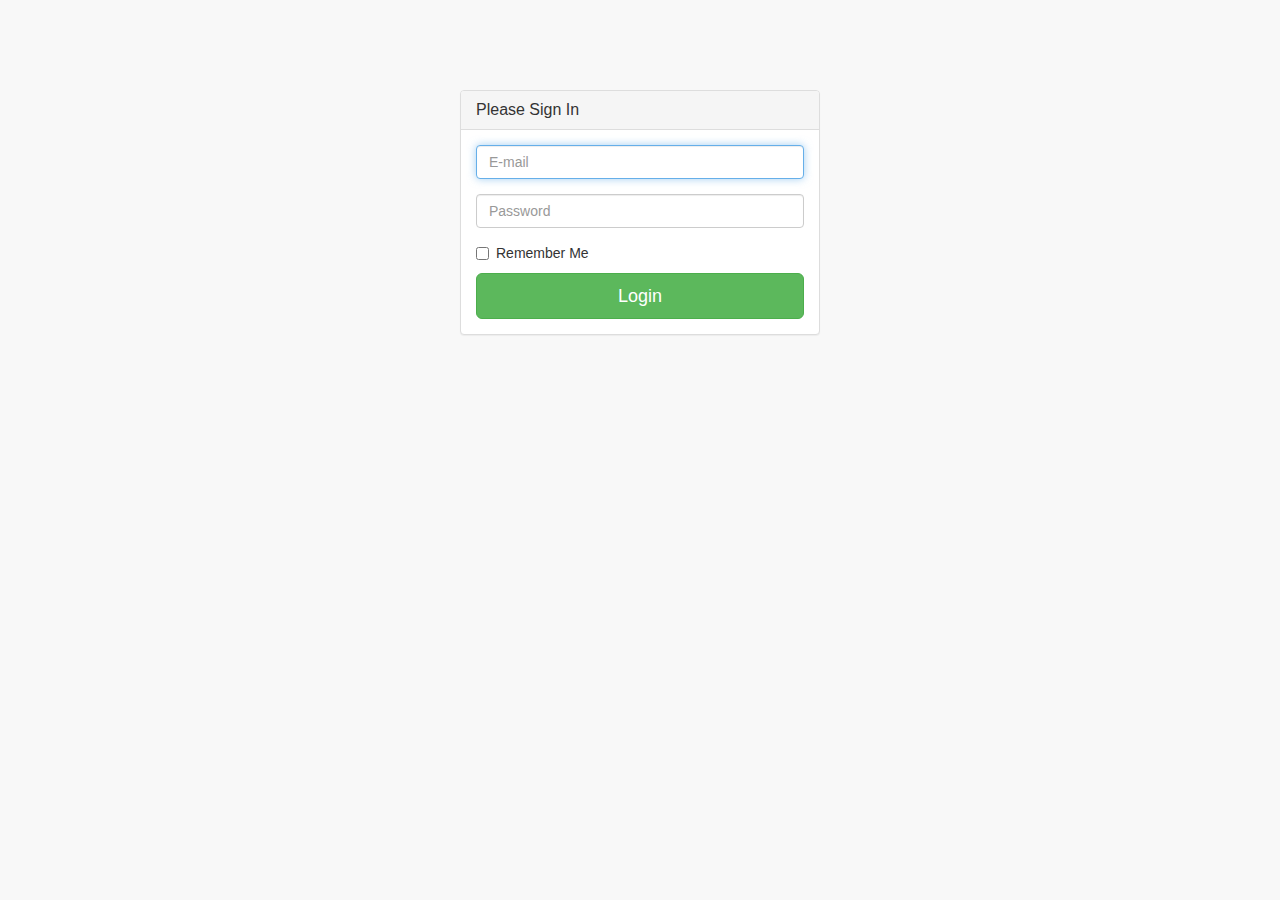
<file: web/pages/login.html>
<!DOCTYPE html>
<html lang="en">

<head>

    <meta charset="utf-8">
    <meta http-equiv="X-UA-Compatible" content="IE=edge">
    <meta name="viewport" content="width=device-width, initial-scale=1">
    <meta name="description" content="">
    <meta name="author" content="">

    <title>ELITES</title>

    <!-- Bootstrap Core CSS -->
    <link href="../vendor/bootstrap/css/bootstrap.min.css" rel="stylesheet">

    <!-- MetisMenu CSS -->
    <link href="../vendor/metisMenu/metisMenu.min.css" rel="stylesheet">

    <!-- Custom CSS -->
    <link href="../dist/css/sb-admin-2.css" rel="stylesheet">

    <!-- Custom Fonts -->
    <link href="../vendor/font-awesome/css/font-awesome.min.css" rel="stylesheet" type="text/css">

    <!-- HTML5 Shim and Respond.js IE8 support of HTML5 elements and media queries -->
    <!-- WARNING: Respond.js doesn't work if you view the page via file:// -->
    <!--[if lt IE 9]>
        <script src="https://oss.maxcdn.com/libs/html5shiv/3.7.0/html5shiv.js"></script>
        <script src="https://oss.maxcdn.com/libs/respond.js/1.4.2/respond.min.js"></script>
    <![endif]-->

</head>

<body>

    <div class="container">
        <div class="row">
            <div class="col-md-4 col-md-offset-4">
                <div class="login-panel panel panel-default">
                    <div class="panel-heading">
                        <h3 class="panel-title">Please Sign In</h3>
                    </div>
                    <div class="panel-body">
                        <form role="form" method="post" action="/jsps/login.jsp">
                            <fieldset>
                                <div class="form-group">
                                    <input class="form-control" id="username" placeholder="E-mail" name="email" type="email" autofocus>
                                </div>
                                <div class="form-group">
                                    <input class="form-control" id="password" placeholder="Password" name="password" type="password" value="">
                                </div>
                                <div class="checkbox">
                                    <label>
                                        <input name="remember" type="checkbox" value="Remember Me">Remember Me
                                    </label>
                                </div>
                                <!-- Change this to a button or input when using this as a form -->
                                <button type="submit" class="btn btn-lg btn-success btn-block">Login</button>
                            </fieldset>
                        </form>
                    </div>
                </div>
            </div>
        </div>
    </div>

    <!-- jQuery -->
    <script src="../vendor/jquery/jquery.min.js"></script>

    <!-- Bootstrap Core JavaScript -->
    <script src="../vendor/bootstrap/js/bootstrap.min.js"></script>

    <!-- Metis Menu Plugin JavaScript -->
    <script src="../vendor/metisMenu/metisMenu.min.js"></script>

    <!-- Custom Theme JavaScript -->
    <script src="../dist/js/sb-admin-2.js"></script>

</body>

</html>
</file>
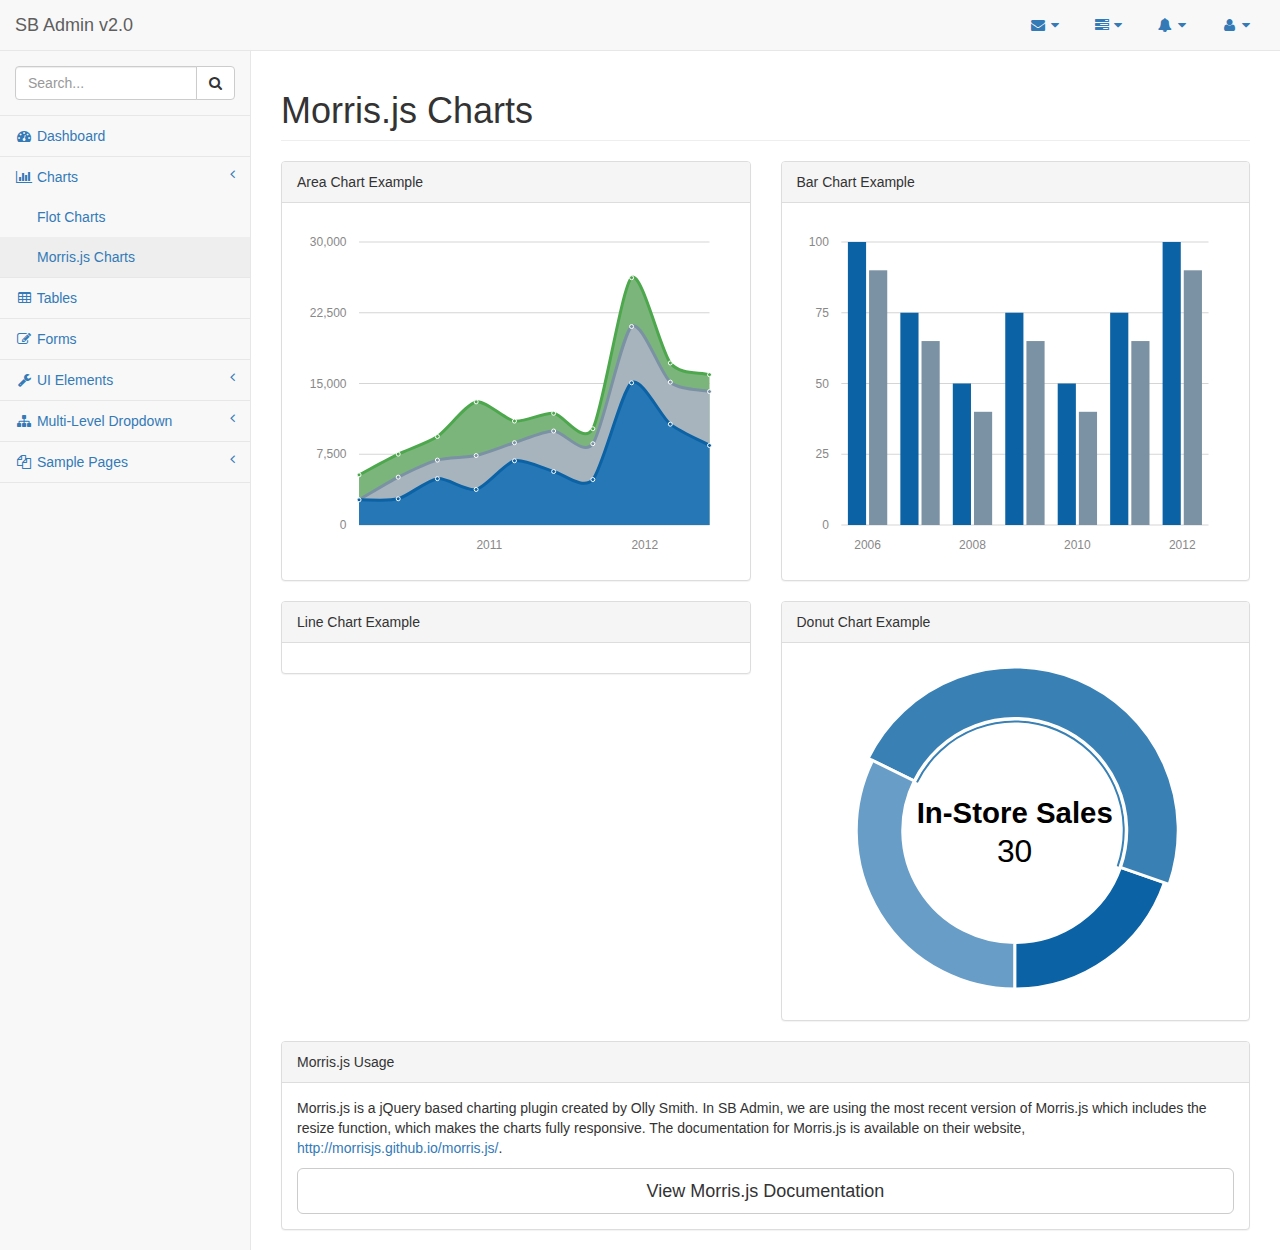
<file: web/pages/morris.html>
<!DOCTYPE html>
<html lang="en">

<head>

    <meta charset="utf-8">
    <meta http-equiv="X-UA-Compatible" content="IE=edge">
    <meta name="viewport" content="width=device-width, initial-scale=1">
    <meta name="description" content="">
    <meta name="author" content="">

    <title>SB Admin 2 - Bootstrap Admin Theme</title>

    <!-- Bootstrap Core CSS -->
    <link href="../vendor/bootstrap/css/bootstrap.min.css" rel="stylesheet">

    <!-- MetisMenu CSS -->
    <link href="../vendor/metisMenu/metisMenu.min.css" rel="stylesheet">

    <!-- Custom CSS -->
    <link href="../dist/css/sb-admin-2.css" rel="stylesheet">

    <!-- Morris Charts CSS -->
    <link href="../vendor/morrisjs/morris.css" rel="stylesheet">

    <!-- Custom Fonts -->
    <link href="../vendor/font-awesome/css/font-awesome.min.css" rel="stylesheet" type="text/css">

    <!-- HTML5 Shim and Respond.js IE8 support of HTML5 elements and media queries -->
    <!-- WARNING: Respond.js doesn't work if you view the page via file:// -->
    <!--[if lt IE 9]>
        <script src="https://oss.maxcdn.com/libs/html5shiv/3.7.0/html5shiv.js"></script>
        <script src="https://oss.maxcdn.com/libs/respond.js/1.4.2/respond.min.js"></script>
    <![endif]-->

</head>

<body>

    <div id="wrapper">

        <!-- Navigation -->
        <nav class="navbar navbar-default navbar-static-top" role="navigation" style="margin-bottom: 0">
            <div class="navbar-header">
                <button type="button" class="navbar-toggle" data-toggle="collapse" data-target=".navbar-collapse">
                    <span class="sr-only">Toggle navigation</span>
                    <span class="icon-bar"></span>
                    <span class="icon-bar"></span>
                    <span class="icon-bar"></span>
                </button>
                <a class="navbar-brand" href="index.html">SB Admin v2.0</a>
            </div>
            <!-- /.navbar-header -->

            <ul class="nav navbar-top-links navbar-right">
                <li class="dropdown">
                    <a class="dropdown-toggle" data-toggle="dropdown" href="#">
                        <i class="fa fa-envelope fa-fw"></i> <i class="fa fa-caret-down"></i>
                    </a>
                    <ul class="dropdown-menu dropdown-messages">
                        <li>
                            <a href="#">
                                <div>
                                    <strong>John Smith</strong>
                                    <span class="pull-right text-muted">
                                        <em>Yesterday</em>
                                    </span>
                                </div>
                                <div>Lorem ipsum dolor sit amet, consectetur adipiscing elit. Pellentesque eleifend...</div>
                            </a>
                        </li>
                        <li class="divider"></li>
                        <li>
                            <a href="#">
                                <div>
                                    <strong>John Smith</strong>
                                    <span class="pull-right text-muted">
                                        <em>Yesterday</em>
                                    </span>
                                </div>
                                <div>Lorem ipsum dolor sit amet, consectetur adipiscing elit. Pellentesque eleifend...</div>
                            </a>
                        </li>
                        <li class="divider"></li>
                        <li>
                            <a href="#">
                                <div>
                                    <strong>John Smith</strong>
                                    <span class="pull-right text-muted">
                                        <em>Yesterday</em>
                                    </span>
                                </div>
                                <div>Lorem ipsum dolor sit amet, consectetur adipiscing elit. Pellentesque eleifend...</div>
                            </a>
                        </li>
                        <li class="divider"></li>
                        <li>
                            <a class="text-center" href="#">
                                <strong>Read All Messages</strong>
                                <i class="fa fa-angle-right"></i>
                            </a>
                        </li>
                    </ul>
                    <!-- /.dropdown-messages -->
                </li>
                <!-- /.dropdown -->
                <li class="dropdown">
                    <a class="dropdown-toggle" data-toggle="dropdown" href="#">
                        <i class="fa fa-tasks fa-fw"></i> <i class="fa fa-caret-down"></i>
                    </a>
                    <ul class="dropdown-menu dropdown-tasks">
                        <li>
                            <a href="#">
                                <div>
                                    <p>
                                        <strong>Task 1</strong>
                                        <span class="pull-right text-muted">40% Complete</span>
                                    </p>
                                    <div class="progress progress-striped active">
                                        <div class="progress-bar progress-bar-success" role="progressbar" aria-valuenow="40" aria-valuemin="0" aria-valuemax="100" style="width: 40%">
                                            <span class="sr-only">40% Complete (success)</span>
                                        </div>
                                    </div>
                                </div>
                            </a>
                        </li>
                        <li class="divider"></li>
                        <li>
                            <a href="#">
                                <div>
                                    <p>
                                        <strong>Task 2</strong>
                                        <span class="pull-right text-muted">20% Complete</span>
                                    </p>
                                    <div class="progress progress-striped active">
                                        <div class="progress-bar progress-bar-info" role="progressbar" aria-valuenow="20" aria-valuemin="0" aria-valuemax="100" style="width: 20%">
                                            <span class="sr-only">20% Complete</span>
                                        </div>
                                    </div>
                                </div>
                            </a>
                        </li>
                        <li class="divider"></li>
                        <li>
                            <a href="#">
                                <div>
                                    <p>
                                        <strong>Task 3</strong>
                                        <span class="pull-right text-muted">60% Complete</span>
                                    </p>
                                    <div class="progress progress-striped active">
                                        <div class="progress-bar progress-bar-warning" role="progressbar" aria-valuenow="60" aria-valuemin="0" aria-valuemax="100" style="width: 60%">
                                            <span class="sr-only">60% Complete (warning)</span>
                                        </div>
                                    </div>
                                </div>
                            </a>
                        </li>
                        <li class="divider"></li>
                        <li>
                            <a href="#">
                                <div>
                                    <p>
                                        <strong>Task 4</strong>
                                        <span class="pull-right text-muted">80% Complete</span>
                                    </p>
                                    <div class="progress progress-striped active">
                                        <div class="progress-bar progress-bar-danger" role="progressbar" aria-valuenow="80" aria-valuemin="0" aria-valuemax="100" style="width: 80%">
                                            <span class="sr-only">80% Complete (danger)</span>
                                        </div>
                                    </div>
                                </div>
                            </a>
                        </li>
                        <li class="divider"></li>
                        <li>
                            <a class="text-center" href="#">
                                <strong>See All Tasks</strong>
                                <i class="fa fa-angle-right"></i>
                            </a>
                        </li>
                    </ul>
                    <!-- /.dropdown-tasks -->
                </li>
                <!-- /.dropdown -->
                <li class="dropdown">
                    <a class="dropdown-toggle" data-toggle="dropdown" href="#">
                        <i class="fa fa-bell fa-fw"></i> <i class="fa fa-caret-down"></i>
                    </a>
                    <ul class="dropdown-menu dropdown-alerts">
                        <li>
                            <a href="#">
                                <div>
                                    <i class="fa fa-comment fa-fw"></i> New Comment
                                    <span class="pull-right text-muted small">4 minutes ago</span>
                                </div>
                            </a>
                        </li>
                        <li class="divider"></li>
                        <li>
                            <a href="#">
                                <div>
                                    <i class="fa fa-twitter fa-fw"></i> 3 New Followers
                                    <span class="pull-right text-muted small">12 minutes ago</span>
                                </div>
                            </a>
                        </li>
                        <li class="divider"></li>
                        <li>
                            <a href="#">
                                <div>
                                    <i class="fa fa-envelope fa-fw"></i> Message Sent
                                    <span class="pull-right text-muted small">4 minutes ago</span>
                                </div>
                            </a>
                        </li>
                        <li class="divider"></li>
                        <li>
                            <a href="#">
                                <div>
                                    <i class="fa fa-tasks fa-fw"></i> New Task
                                    <span class="pull-right text-muted small">4 minutes ago</span>
                                </div>
                            </a>
                        </li>
                        <li class="divider"></li>
                        <li>
                            <a href="#">
                                <div>
                                    <i class="fa fa-upload fa-fw"></i> Server Rebooted
                                    <span class="pull-right text-muted small">4 minutes ago</span>
                                </div>
                            </a>
                        </li>
                        <li class="divider"></li>
                        <li>
                            <a class="text-center" href="#">
                                <strong>See All Alerts</strong>
                                <i class="fa fa-angle-right"></i>
                            </a>
                        </li>
                    </ul>
                    <!-- /.dropdown-alerts -->
                </li>
                <!-- /.dropdown -->
                <li class="dropdown">
                    <a class="dropdown-toggle" data-toggle="dropdown" href="#">
                        <i class="fa fa-user fa-fw"></i> <i class="fa fa-caret-down"></i>
                    </a>
                    <ul class="dropdown-menu dropdown-user">
                        <li><a href="#"><i class="fa fa-user fa-fw"></i> User Profile</a>
                        </li>
                        <li><a href="#"><i class="fa fa-gear fa-fw"></i> Settings</a>
                        </li>
                        <li class="divider"></li>
                        <li><a href="login.html"><i class="fa fa-sign-out fa-fw"></i> Logout</a>
                        </li>
                    </ul>
                    <!-- /.dropdown-user -->
                </li>
                <!-- /.dropdown -->
            </ul>
            <!-- /.navbar-top-links -->

            <div class="navbar-default sidebar" role="navigation">
                <div class="sidebar-nav navbar-collapse">
                    <ul class="nav" id="side-menu">
                        <li class="sidebar-search">
                            <div class="input-group custom-search-form">
                                <input type="text" class="form-control" placeholder="Search...">
                                <span class="input-group-btn">
                                <button class="btn btn-default" type="button">
                                    <i class="fa fa-search"></i>
                                </button>
                            </span>
                            </div>
                            <!-- /input-group -->
                        </li>
                        <li>
                            <a href="index.html"><i class="fa fa-dashboard fa-fw"></i> Dashboard</a>
                        </li>
                        <li>
                            <a href="#"><i class="fa fa-bar-chart-o fa-fw"></i> Charts<span class="fa arrow"></span></a>
                            <ul class="nav nav-second-level">
                                <li>
                                    <a href="flot.html">Flot Charts</a>
                                </li>
                                <li>
                                    <a href="morris.html">Morris.js Charts</a>
                                </li>
                            </ul>
                            <!-- /.nav-second-level -->
                        </li>
                        <li>
                            <a href="tables.html"><i class="fa fa-table fa-fw"></i> Tables</a>
                        </li>
                        <li>
                            <a href="forms.html"><i class="fa fa-edit fa-fw"></i> Forms</a>
                        </li>
                        <li>
                            <a href="#"><i class="fa fa-wrench fa-fw"></i> UI Elements<span class="fa arrow"></span></a>
                            <ul class="nav nav-second-level">
                                <li>
                                    <a href="panels-wells.html">Panels and Wells</a>
                                </li>
                                <li>
                                    <a href="buttons.html">Buttons</a>
                                </li>
                                <li>
                                    <a href="notifications.html">Notifications</a>
                                </li>
                                <li>
                                    <a href="typography.html">Typography</a>
                                </li>
                                <li>
                                    <a href="icons.html"> Icons</a>
                                </li>
                                <li>
                                    <a href="grid.html">Grid</a>
                                </li>
                            </ul>
                            <!-- /.nav-second-level -->
                        </li>
                        <li>
                            <a href="#"><i class="fa fa-sitemap fa-fw"></i> Multi-Level Dropdown<span class="fa arrow"></span></a>
                            <ul class="nav nav-second-level">
                                <li>
                                    <a href="#">Second Level Item</a>
                                </li>
                                <li>
                                    <a href="#">Second Level Item</a>
                                </li>
                                <li>
                                    <a href="#">Third Level <span class="fa arrow"></span></a>
                                    <ul class="nav nav-third-level">
                                        <li>
                                            <a href="#">Third Level Item</a>
                                        </li>
                                        <li>
                                            <a href="#">Third Level Item</a>
                                        </li>
                                        <li>
                                            <a href="#">Third Level Item</a>
                                        </li>
                                        <li>
                                            <a href="#">Third Level Item</a>
                                        </li>
                                    </ul>
                                    <!-- /.nav-third-level -->
                                </li>
                            </ul>
                            <!-- /.nav-second-level -->
                        </li>
                        <li>
                            <a href="#"><i class="fa fa-files-o fa-fw"></i> Sample Pages<span class="fa arrow"></span></a>
                            <ul class="nav nav-second-level">
                                <li>
                                    <a href="blank.html">Blank Page</a>
                                </li>
                                <li>
                                    <a href="login.html">Login Page</a>
                                </li>
                            </ul>
                            <!-- /.nav-second-level -->
                        </li>
                    </ul>
                </div>
                <!-- /.sidebar-collapse -->
            </div>
            <!-- /.navbar-static-side -->
        </nav>

        <div id="page-wrapper">
            <div class="row">
                <div class="col-lg-12">
                    <h1 class="page-header">Morris.js Charts</h1>
                </div>
                <!-- /.col-lg-12 -->
            </div>
            <!-- /.row -->
            <div class="row">
                <div class="col-lg-6">
                    <div class="panel panel-default">
                        <div class="panel-heading">
                            Area Chart Example
                        </div>
                        <!-- /.panel-heading -->
                        <div class="panel-body">
                            <div id="morris-area-chart"></div>
                        </div>
                        <!-- /.panel-body -->
                    </div>
                    <!-- /.panel -->
                </div>
                <!-- /.col-lg-6 -->
                <div class="col-lg-6">
                    <div class="panel panel-default">
                        <div class="panel-heading">
                            Bar Chart Example
                        </div>
                        <!-- /.panel-heading -->
                        <div class="panel-body">
                            <div id="morris-bar-chart"></div>
                        </div>
                        <!-- /.panel-body -->
                    </div>
                    <!-- /.panel -->
                </div>
                <!-- /.col-lg-6 -->
                <div class="col-lg-6">
                    <div class="panel panel-default">
                        <div class="panel-heading">
                            Line Chart Example
                        </div>
                        <!-- /.panel-heading -->
                        <div class="panel-body">
                            <div id="morris-line-chart"></div>
                        </div>
                        <!-- /.panel-body -->
                    </div>
                    <!-- /.panel -->
                </div>
                <!-- /.col-lg-6 -->
                <div class="col-lg-6">
                    <div class="panel panel-default">
                        <div class="panel-heading">
                            Donut Chart Example
                        </div>
                        <!-- /.panel-heading -->
                        <div class="panel-body">
                            <div id="morris-donut-chart"></div>
                        </div>
                        <!-- /.panel-body -->
                    </div>
                    <!-- /.panel -->
                </div>
                <!-- /.col-lg-6 -->
                <div class="col-lg-12">
                    <div class="panel panel-default">
                        <div class="panel-heading">
                            Morris.js Usage
                        </div>
                        <!-- /.panel-heading -->
                        <div class="panel-body">
                            <p>Morris.js is a jQuery based charting plugin created by Olly Smith. In SB Admin, we are using the most recent version of Morris.js which includes the resize function, which makes the charts fully responsive. The documentation for Morris.js is available on their website, <a target="_blank" href="http://morrisjs.github.io/morris.js/">http://morrisjs.github.io/morris.js/</a>.</p>
                            <a target="_blank" class="btn btn-default btn-lg btn-block" href="http://morrisjs.github.io/morris.js/">View Morris.js Documentation</a>
                        </div>
                        <!-- /.panel-body -->
                    </div>
                    <!-- /.panel -->
                </div>
                <!-- /.col-lg-6 -->
            </div>
            <!-- /.row -->
        </div>
        <!-- /#page-wrapper -->

    </div>
    <!-- /#wrapper -->

    <!-- jQuery -->
    <script src="../vendor/jquery/jquery.min.js"></script>

    <!-- Bootstrap Core JavaScript -->
    <script src="../vendor/bootstrap/js/bootstrap.min.js"></script>

    <!-- Metis Menu Plugin JavaScript -->
    <script src="../vendor/metisMenu/metisMenu.min.js"></script>

    <!-- Morris Charts JavaScript -->
    <script src="../vendor/raphael/raphael.min.js"></script>
    <script src="../vendor/morrisjs/morris.min.js"></script>
    <script src="../data/morris-data.js"></script>

    <!-- Custom Theme JavaScript -->
    <script src="../dist/js/sb-admin-2.js"></script>

</body>

</html>
</file>
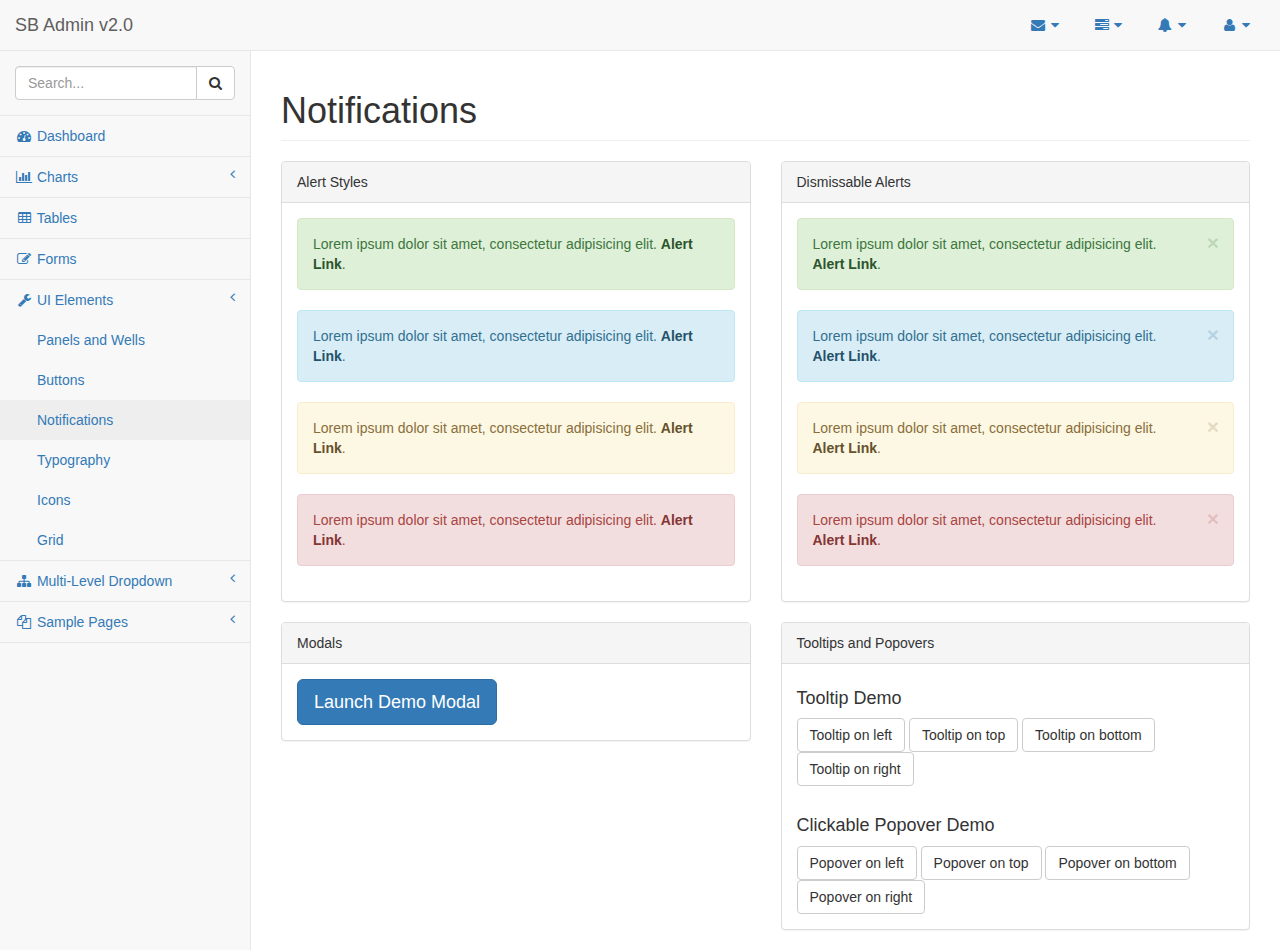
<file: web/pages/notifications.html>
<!DOCTYPE html>
<html lang="en">

<head>

    <meta charset="utf-8">
    <meta http-equiv="X-UA-Compatible" content="IE=edge">
    <meta name="viewport" content="width=device-width, initial-scale=1">
    <meta name="description" content="">
    <meta name="author" content="">

    <title>SB Admin 2 - Bootstrap Admin Theme</title>

    <!-- Bootstrap Core CSS -->
    <link href="../vendor/bootstrap/css/bootstrap.min.css" rel="stylesheet">

    <!-- MetisMenu CSS -->
    <link href="../vendor/metisMenu/metisMenu.min.css" rel="stylesheet">

    <!-- Custom CSS -->
    <link href="../dist/css/sb-admin-2.css" rel="stylesheet">

    <!-- Custom Fonts -->
    <link href="../vendor/font-awesome/css/font-awesome.min.css" rel="stylesheet" type="text/css">

    <!-- HTML5 Shim and Respond.js IE8 support of HTML5 elements and media queries -->
    <!-- WARNING: Respond.js doesn't work if you view the page via file:// -->
    <!--[if lt IE 9]>
        <script src="https://oss.maxcdn.com/libs/html5shiv/3.7.0/html5shiv.js"></script>
        <script src="https://oss.maxcdn.com/libs/respond.js/1.4.2/respond.min.js"></script>
    <![endif]-->

</head>

<body>

    <div id="wrapper">

        <!-- Navigation -->
        <nav class="navbar navbar-default navbar-static-top" role="navigation" style="margin-bottom: 0">
            <div class="navbar-header">
                <button type="button" class="navbar-toggle" data-toggle="collapse" data-target=".navbar-collapse">
                    <span class="sr-only">Toggle navigation</span>
                    <span class="icon-bar"></span>
                    <span class="icon-bar"></span>
                    <span class="icon-bar"></span>
                </button>
                <a class="navbar-brand" href="index.html">SB Admin v2.0</a>
            </div>
            <!-- /.navbar-header -->

            <ul class="nav navbar-top-links navbar-right">
                <li class="dropdown">
                    <a class="dropdown-toggle" data-toggle="dropdown" href="#">
                        <i class="fa fa-envelope fa-fw"></i> <i class="fa fa-caret-down"></i>
                    </a>
                    <ul class="dropdown-menu dropdown-messages">
                        <li>
                            <a href="#">
                                <div>
                                    <strong>John Smith</strong>
                                    <span class="pull-right text-muted">
                                        <em>Yesterday</em>
                                    </span>
                                </div>
                                <div>Lorem ipsum dolor sit amet, consectetur adipiscing elit. Pellentesque eleifend...</div>
                            </a>
                        </li>
                        <li class="divider"></li>
                        <li>
                            <a href="#">
                                <div>
                                    <strong>John Smith</strong>
                                    <span class="pull-right text-muted">
                                        <em>Yesterday</em>
                                    </span>
                                </div>
                                <div>Lorem ipsum dolor sit amet, consectetur adipiscing elit. Pellentesque eleifend...</div>
                            </a>
                        </li>
                        <li class="divider"></li>
                        <li>
                            <a href="#">
                                <div>
                                    <strong>John Smith</strong>
                                    <span class="pull-right text-muted">
                                        <em>Yesterday</em>
                                    </span>
                                </div>
                                <div>Lorem ipsum dolor sit amet, consectetur adipiscing elit. Pellentesque eleifend...</div>
                            </a>
                        </li>
                        <li class="divider"></li>
                        <li>
                            <a class="text-center" href="#">
                                <strong>Read All Messages</strong>
                                <i class="fa fa-angle-right"></i>
                            </a>
                        </li>
                    </ul>
                    <!-- /.dropdown-messages -->
                </li>
                <!-- /.dropdown -->
                <li class="dropdown">
                    <a class="dropdown-toggle" data-toggle="dropdown" href="#">
                        <i class="fa fa-tasks fa-fw"></i> <i class="fa fa-caret-down"></i>
                    </a>
                    <ul class="dropdown-menu dropdown-tasks">
                        <li>
                            <a href="#">
                                <div>
                                    <p>
                                        <strong>Task 1</strong>
                                        <span class="pull-right text-muted">40% Complete</span>
                                    </p>
                                    <div class="progress progress-striped active">
                                        <div class="progress-bar progress-bar-success" role="progressbar" aria-valuenow="40" aria-valuemin="0" aria-valuemax="100" style="width: 40%">
                                            <span class="sr-only">40% Complete (success)</span>
                                        </div>
                                    </div>
                                </div>
                            </a>
                        </li>
                        <li class="divider"></li>
                        <li>
                            <a href="#">
                                <div>
                                    <p>
                                        <strong>Task 2</strong>
                                        <span class="pull-right text-muted">20% Complete</span>
                                    </p>
                                    <div class="progress progress-striped active">
                                        <div class="progress-bar progress-bar-info" role="progressbar" aria-valuenow="20" aria-valuemin="0" aria-valuemax="100" style="width: 20%">
                                            <span class="sr-only">20% Complete</span>
                                        </div>
                                    </div>
                                </div>
                            </a>
                        </li>
                        <li class="divider"></li>
                        <li>
                            <a href="#">
                                <div>
                                    <p>
                                        <strong>Task 3</strong>
                                        <span class="pull-right text-muted">60% Complete</span>
                                    </p>
                                    <div class="progress progress-striped active">
                                        <div class="progress-bar progress-bar-warning" role="progressbar" aria-valuenow="60" aria-valuemin="0" aria-valuemax="100" style="width: 60%">
                                            <span class="sr-only">60% Complete (warning)</span>
                                        </div>
                                    </div>
                                </div>
                            </a>
                        </li>
                        <li class="divider"></li>
                        <li>
                            <a href="#">
                                <div>
                                    <p>
                                        <strong>Task 4</strong>
                                        <span class="pull-right text-muted">80% Complete</span>
                                    </p>
                                    <div class="progress progress-striped active">
                                        <div class="progress-bar progress-bar-danger" role="progressbar" aria-valuenow="80" aria-valuemin="0" aria-valuemax="100" style="width: 80%">
                                            <span class="sr-only">80% Complete (danger)</span>
                                        </div>
                                    </div>
                                </div>
                            </a>
                        </li>
                        <li class="divider"></li>
                        <li>
                            <a class="text-center" href="#">
                                <strong>See All Tasks</strong>
                                <i class="fa fa-angle-right"></i>
                            </a>
                        </li>
                    </ul>
                    <!-- /.dropdown-tasks -->
                </li>
                <!-- /.dropdown -->
                <li class="dropdown">
                    <a class="dropdown-toggle" data-toggle="dropdown" href="#">
                        <i class="fa fa-bell fa-fw"></i> <i class="fa fa-caret-down"></i>
                    </a>
                    <ul class="dropdown-menu dropdown-alerts">
                        <li>
                            <a href="#">
                                <div>
                                    <i class="fa fa-comment fa-fw"></i> New Comment
                                    <span class="pull-right text-muted small">4 minutes ago</span>
                                </div>
                            </a>
                        </li>
                        <li class="divider"></li>
                        <li>
                            <a href="#">
                                <div>
                                    <i class="fa fa-twitter fa-fw"></i> 3 New Followers
                                    <span class="pull-right text-muted small">12 minutes ago</span>
                                </div>
                            </a>
                        </li>
                        <li class="divider"></li>
                        <li>
                            <a href="#">
                                <div>
                                    <i class="fa fa-envelope fa-fw"></i> Message Sent
                                    <span class="pull-right text-muted small">4 minutes ago</span>
                                </div>
                            </a>
                        </li>
                        <li class="divider"></li>
                        <li>
                            <a href="#">
                                <div>
                                    <i class="fa fa-tasks fa-fw"></i> New Task
                                    <span class="pull-right text-muted small">4 minutes ago</span>
                                </div>
                            </a>
                        </li>
                        <li class="divider"></li>
                        <li>
                            <a href="#">
                                <div>
                                    <i class="fa fa-upload fa-fw"></i> Server Rebooted
                                    <span class="pull-right text-muted small">4 minutes ago</span>
                                </div>
                            </a>
                        </li>
                        <li class="divider"></li>
                        <li>
                            <a class="text-center" href="#">
                                <strong>See All Alerts</strong>
                                <i class="fa fa-angle-right"></i>
                            </a>
                        </li>
                    </ul>
                    <!-- /.dropdown-alerts -->
                </li>
                <!-- /.dropdown -->
                <li class="dropdown">
                    <a class="dropdown-toggle" data-toggle="dropdown" href="#">
                        <i class="fa fa-user fa-fw"></i> <i class="fa fa-caret-down"></i>
                    </a>
                    <ul class="dropdown-menu dropdown-user">
                        <li><a href="#"><i class="fa fa-user fa-fw"></i> User Profile</a>
                        </li>
                        <li><a href="#"><i class="fa fa-gear fa-fw"></i> Settings</a>
                        </li>
                        <li class="divider"></li>
                        <li><a href="login.html"><i class="fa fa-sign-out fa-fw"></i> Logout</a>
                        </li>
                    </ul>
                    <!-- /.dropdown-user -->
                </li>
                <!-- /.dropdown -->
            </ul>
            <!-- /.navbar-top-links -->

            <div class="navbar-default sidebar" role="navigation">
                <div class="sidebar-nav navbar-collapse">
                    <ul class="nav" id="side-menu">
                        <li class="sidebar-search">
                            <div class="input-group custom-search-form">
                                <input type="text" class="form-control" placeholder="Search...">
                                <span class="input-group-btn">
                                <button class="btn btn-default" type="button">
                                    <i class="fa fa-search"></i>
                                </button>
                            </span>
                            </div>
                            <!-- /input-group -->
                        </li>
                        <li>
                            <a href="index.html"><i class="fa fa-dashboard fa-fw"></i> Dashboard</a>
                        </li>
                        <li>
                            <a href="#"><i class="fa fa-bar-chart-o fa-fw"></i> Charts<span class="fa arrow"></span></a>
                            <ul class="nav nav-second-level">
                                <li>
                                    <a href="flot.html">Flot Charts</a>
                                </li>
                                <li>
                                    <a href="morris.html">Morris.js Charts</a>
                                </li>
                            </ul>
                            <!-- /.nav-second-level -->
                        </li>
                        <li>
                            <a href="tables.html"><i class="fa fa-table fa-fw"></i> Tables</a>
                        </li>
                        <li>
                            <a href="forms.html"><i class="fa fa-edit fa-fw"></i> Forms</a>
                        </li>
                        <li>
                            <a href="#"><i class="fa fa-wrench fa-fw"></i> UI Elements<span class="fa arrow"></span></a>
                            <ul class="nav nav-second-level">
                                <li>
                                    <a href="panels-wells.html">Panels and Wells</a>
                                </li>
                                <li>
                                    <a href="buttons.html">Buttons</a>
                                </li>
                                <li>
                                    <a href="notifications.html">Notifications</a>
                                </li>
                                <li>
                                    <a href="typography.html">Typography</a>
                                </li>
                                <li>
                                    <a href="icons.html"> Icons</a>
                                </li>
                                <li>
                                    <a href="grid.html">Grid</a>
                                </li>
                            </ul>
                            <!-- /.nav-second-level -->
                        </li>
                        <li>
                            <a href="#"><i class="fa fa-sitemap fa-fw"></i> Multi-Level Dropdown<span class="fa arrow"></span></a>
                            <ul class="nav nav-second-level">
                                <li>
                                    <a href="#">Second Level Item</a>
                                </li>
                                <li>
                                    <a href="#">Second Level Item</a>
                                </li>
                                <li>
                                    <a href="#">Third Level <span class="fa arrow"></span></a>
                                    <ul class="nav nav-third-level">
                                        <li>
                                            <a href="#">Third Level Item</a>
                                        </li>
                                        <li>
                                            <a href="#">Third Level Item</a>
                                        </li>
                                        <li>
                                            <a href="#">Third Level Item</a>
                                        </li>
                                        <li>
                                            <a href="#">Third Level Item</a>
                                        </li>
                                    </ul>
                                    <!-- /.nav-third-level -->
                                </li>
                            </ul>
                            <!-- /.nav-second-level -->
                        </li>
                        <li>
                            <a href="#"><i class="fa fa-files-o fa-fw"></i> Sample Pages<span class="fa arrow"></span></a>
                            <ul class="nav nav-second-level">
                                <li>
                                    <a href="blank.html">Blank Page</a>
                                </li>
                                <li>
                                    <a href="login.html">Login Page</a>
                                </li>
                            </ul>
                            <!-- /.nav-second-level -->
                        </li>
                    </ul>
                </div>
                <!-- /.sidebar-collapse -->
            </div>
            <!-- /.navbar-static-side -->
        </nav>

        <div id="page-wrapper">
            <div class="row">
                <div class="col-lg-12">
                    <h1 class="page-header">Notifications</h1>
                </div>
                <!-- /.col-lg-12 -->
            </div>
            <!-- /.row -->
            <div class="row">
                <div class="col-lg-6">
                    <div class="panel panel-default">
                        <div class="panel-heading">
                            Alert Styles
                        </div>
                        <!-- /.panel-heading -->
                        <div class="panel-body">
                            <div class="alert alert-success">
                                Lorem ipsum dolor sit amet, consectetur adipisicing elit. <a href="#" class="alert-link">Alert Link</a>.
                            </div>
                            <div class="alert alert-info">
                                Lorem ipsum dolor sit amet, consectetur adipisicing elit. <a href="#" class="alert-link">Alert Link</a>.
                            </div>
                            <div class="alert alert-warning">
                                Lorem ipsum dolor sit amet, consectetur adipisicing elit. <a href="#" class="alert-link">Alert Link</a>.
                            </div>
                            <div class="alert alert-danger">
                                Lorem ipsum dolor sit amet, consectetur adipisicing elit. <a href="#" class="alert-link">Alert Link</a>.
                            </div>
                        </div>
                        <!-- .panel-body -->
                    </div>
                    <!-- /.panel -->
                </div>
                <!-- /.col-lg-6 -->
                <div class="col-lg-6">
                    <div class="panel panel-default">
                        <div class="panel-heading">
                            Dismissable Alerts
                        </div>
                        <!-- /.panel-heading -->
                        <div class="panel-body">
                            <div class="alert alert-success alert-dismissable">
                                <button type="button" class="close" data-dismiss="alert" aria-hidden="true">&times;</button>
                                Lorem ipsum dolor sit amet, consectetur adipisicing elit. <a href="#" class="alert-link">Alert Link</a>.
                            </div>
                            <div class="alert alert-info alert-dismissable">
                                <button type="button" class="close" data-dismiss="alert" aria-hidden="true">&times;</button>
                                Lorem ipsum dolor sit amet, consectetur adipisicing elit. <a href="#" class="alert-link">Alert Link</a>.
                            </div>
                            <div class="alert alert-warning alert-dismissable">
                                <button type="button" class="close" data-dismiss="alert" aria-hidden="true">&times;</button>
                                Lorem ipsum dolor sit amet, consectetur adipisicing elit. <a href="#" class="alert-link">Alert Link</a>.
                            </div>
                            <div class="alert alert-danger alert-dismissable">
                                <button type="button" class="close" data-dismiss="alert" aria-hidden="true">&times;</button>
                                Lorem ipsum dolor sit amet, consectetur adipisicing elit. <a href="#" class="alert-link">Alert Link</a>.
                            </div>
                        </div>
                        <!-- .panel-body -->
                    </div>
                    <!-- /.panel -->
                </div>
                <!-- /.col-lg-6 -->
            </div>
            <!-- /.row -->
            <div class="row">
                <div class="col-lg-6">
                    <div class="panel panel-default">
                        <div class="panel-heading">
                            Modals
                        </div>
                        <!-- /.panel-heading -->
                        <div class="panel-body">
                            <!-- Button trigger modal -->
                            <button class="btn btn-primary btn-lg" data-toggle="modal" data-target="#myModal">
                                Launch Demo Modal
                            </button>
                            <!-- Modal -->
                            <div class="modal fade" id="myModal" tabindex="-1" role="dialog" aria-labelledby="myModalLabel" aria-hidden="true">
                                <div class="modal-dialog">
                                    <div class="modal-content">
                                        <div class="modal-header">
                                            <button type="button" class="close" data-dismiss="modal" aria-hidden="true">&times;</button>
                                            <h4 class="modal-title" id="myModalLabel">Modal title</h4>
                                        </div>
                                        <div class="modal-body">
                                            Lorem ipsum dolor sit amet, consectetur adipisicing elit, sed do eiusmod tempor incididunt ut labore et dolore magna aliqua. Ut enim ad minim veniam, quis nostrud exercitation ullamco laboris nisi ut aliquip ex ea commodo consequat. Duis aute irure dolor in reprehenderit in voluptate velit esse cillum dolore eu fugiat nulla pariatur. Excepteur sint occaecat cupidatat non proident, sunt in culpa qui officia deserunt mollit anim id est laborum.
                                        </div>
                                        <div class="modal-footer">
                                            <button type="button" class="btn btn-default" data-dismiss="modal">Close</button>
                                            <button type="button" class="btn btn-primary">Save changes</button>
                                        </div>
                                    </div>
                                    <!-- /.modal-content -->
                                </div>
                                <!-- /.modal-dialog -->
                            </div>
                            <!-- /.modal -->
                        </div>
                        <!-- .panel-body -->
                    </div>
                    <!-- /.panel -->
                </div>
                <!-- /.col-lg-6 -->
                <div class="col-lg-6">
                    <div class="panel panel-default">
                        <div class="panel-heading">
                            Tooltips and Popovers
                        </div>
                        <!-- /.panel-heading -->
                        <div class="panel-body">
                            <h4>Tooltip Demo</h4>
                            <div class="tooltip-demo">
                                <button type="button" class="btn btn-default" data-toggle="tooltip" data-placement="left" title="Tooltip on left">Tooltip on left</button>
                                <button type="button" class="btn btn-default" data-toggle="tooltip" data-placement="top" title="Tooltip on top">Tooltip on top</button>
                                <button type="button" class="btn btn-default" data-toggle="tooltip" data-placement="bottom" title="Tooltip on bottom">Tooltip on bottom</button>
                                <button type="button" class="btn btn-default" data-toggle="tooltip" data-placement="right" title="Tooltip on right">Tooltip on right</button>
                            </div>
                            <br>
                            <h4>Clickable Popover Demo</h4>
                            <div class="tooltip-demo">
                                <button type="button" class="btn btn-default" data-container="body" data-toggle="popover" data-placement="left" data-content="Vivamus sagittis lacus vel augue laoreet rutrum faucibus.">
                                    Popover on left
                                </button>
                                <button type="button" class="btn btn-default" data-container="body" data-toggle="popover" data-placement="top" data-content="Vivamus sagittis lacus vel augue laoreet rutrum faucibus.">
                                    Popover on top
                                </button>
                                <button type="button" class="btn btn-default" data-container="body" data-toggle="popover" data-placement="bottom" data-content="Vivamus sagittis lacus vel augue laoreet rutrum faucibus.">
                                    Popover on bottom
                                </button>
                                <button type="button" class="btn btn-default" data-container="body" data-toggle="popover" data-placement="right" data-content="Vivamus sagittis lacus vel augue laoreet rutrum faucibus.">
                                    Popover on right
                                </button>
                            </div>
                        </div>
                        <!-- .panel-body -->
                    </div>
                    <!-- /.panel -->
                </div>
                <!-- /.col-lg-6 -->
            </div>
            <!-- /.row -->
        </div>
        <!-- /#page-wrapper -->

    </div>
    <!-- /#wrapper -->

    <!-- jQuery -->
    <script src="../vendor/jquery/jquery.min.js"></script>

    <!-- Bootstrap Core JavaScript -->
    <script src="../vendor/bootstrap/js/bootstrap.min.js"></script>

    <!-- Metis Menu Plugin JavaScript -->
    <script src="../vendor/metisMenu/metisMenu.min.js"></script>

    <!-- Custom Theme JavaScript -->
    <script src="../dist/js/sb-admin-2.js"></script>

    <!-- Page-Level Demo Scripts - Notifications - Use for reference -->
    <script>
    // tooltip demo
    $('.tooltip-demo').tooltip({
        selector: "[data-toggle=tooltip]",
        container: "body"
    })
    // popover demo
    $("[data-toggle=popover]")
        .popover()
    </script>

</body>

</html>
</file>
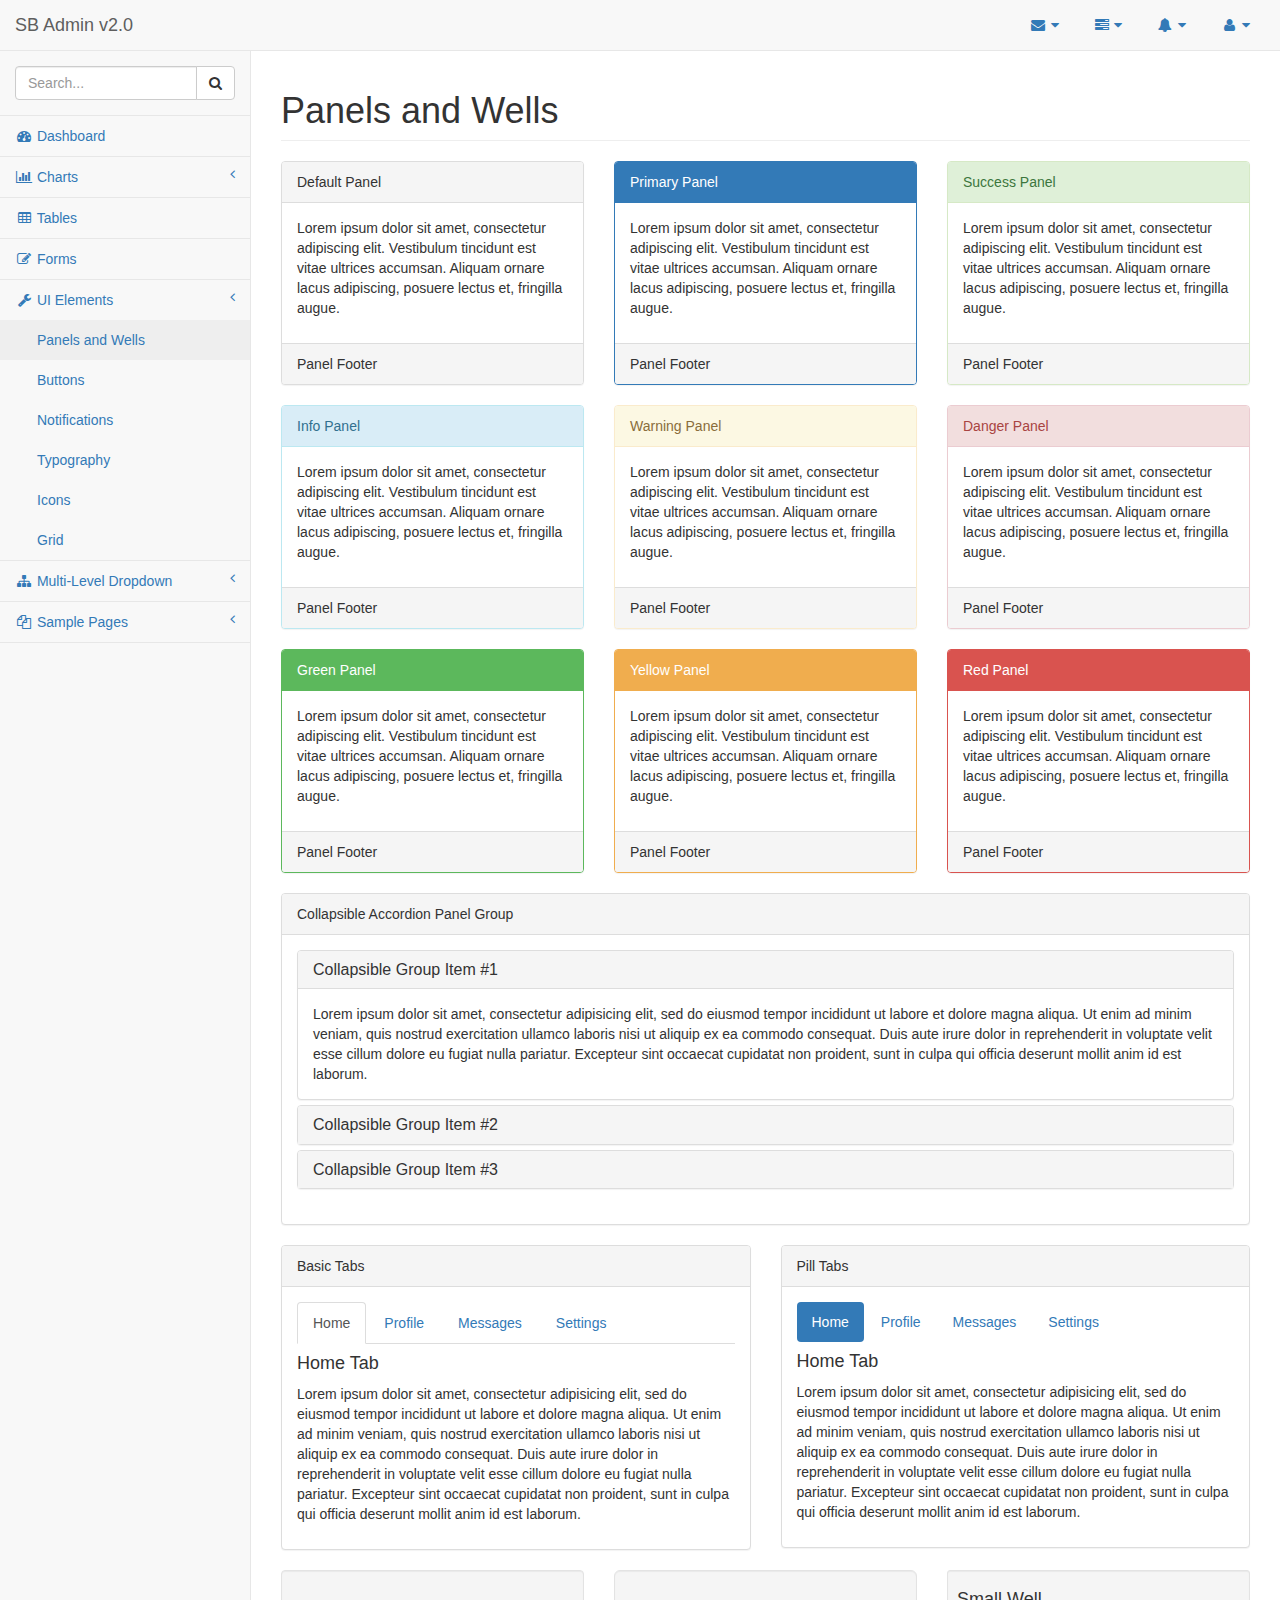
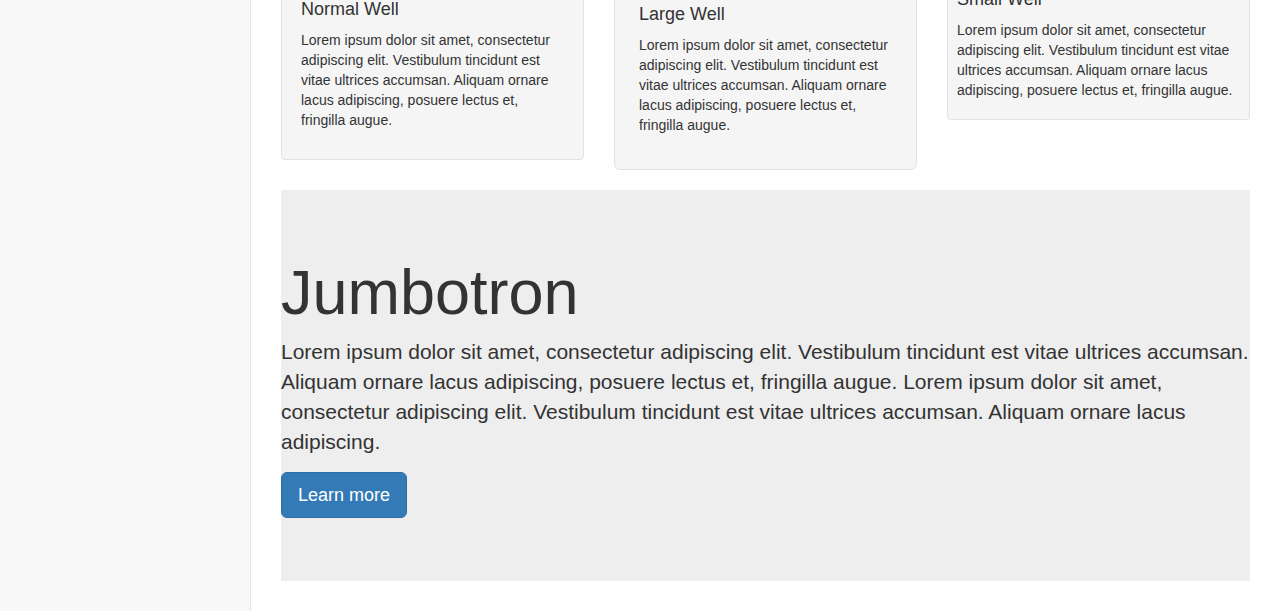
<file: web/pages/panels-wells.html>
<!DOCTYPE html>
<html lang="en">

<head>

    <meta charset="utf-8">
    <meta http-equiv="X-UA-Compatible" content="IE=edge">
    <meta name="viewport" content="width=device-width, initial-scale=1">
    <meta name="description" content="">
    <meta name="author" content="">

    <title>SB Admin 2 - Bootstrap Admin Theme</title>

    <!-- Bootstrap Core CSS -->
    <link href="../vendor/bootstrap/css/bootstrap.min.css" rel="stylesheet">

    <!-- MetisMenu CSS -->
    <link href="../vendor/metisMenu/metisMenu.min.css" rel="stylesheet">

    <!-- Custom CSS -->
    <link href="../dist/css/sb-admin-2.css" rel="stylesheet">

    <!-- Custom Fonts -->
    <link href="../vendor/font-awesome/css/font-awesome.min.css" rel="stylesheet" type="text/css">

    <!-- HTML5 Shim and Respond.js IE8 support of HTML5 elements and media queries -->
    <!-- WARNING: Respond.js doesn't work if you view the page via file:// -->
    <!--[if lt IE 9]>
        <script src="https://oss.maxcdn.com/libs/html5shiv/3.7.0/html5shiv.js"></script>
        <script src="https://oss.maxcdn.com/libs/respond.js/1.4.2/respond.min.js"></script>
    <![endif]-->

</head>

<body>

    <div id="wrapper">

        <!-- Navigation -->
        <nav class="navbar navbar-default navbar-static-top" role="navigation" style="margin-bottom: 0">
            <div class="navbar-header">
                <button type="button" class="navbar-toggle" data-toggle="collapse" data-target=".navbar-collapse">
                    <span class="sr-only">Toggle navigation</span>
                    <span class="icon-bar"></span>
                    <span class="icon-bar"></span>
                    <span class="icon-bar"></span>
                </button>
                <a class="navbar-brand" href="index.html">SB Admin v2.0</a>
            </div>
            <!-- /.navbar-header -->

            <ul class="nav navbar-top-links navbar-right">
                <li class="dropdown">
                    <a class="dropdown-toggle" data-toggle="dropdown" href="#">
                        <i class="fa fa-envelope fa-fw"></i> <i class="fa fa-caret-down"></i>
                    </a>
                    <ul class="dropdown-menu dropdown-messages">
                        <li>
                            <a href="#">
                                <div>
                                    <strong>John Smith</strong>
                                    <span class="pull-right text-muted">
                                        <em>Yesterday</em>
                                    </span>
                                </div>
                                <div>Lorem ipsum dolor sit amet, consectetur adipiscing elit. Pellentesque eleifend...</div>
                            </a>
                        </li>
                        <li class="divider"></li>
                        <li>
                            <a href="#">
                                <div>
                                    <strong>John Smith</strong>
                                    <span class="pull-right text-muted">
                                        <em>Yesterday</em>
                                    </span>
                                </div>
                                <div>Lorem ipsum dolor sit amet, consectetur adipiscing elit. Pellentesque eleifend...</div>
                            </a>
                        </li>
                        <li class="divider"></li>
                        <li>
                            <a href="#">
                                <div>
                                    <strong>John Smith</strong>
                                    <span class="pull-right text-muted">
                                        <em>Yesterday</em>
                                    </span>
                                </div>
                                <div>Lorem ipsum dolor sit amet, consectetur adipiscing elit. Pellentesque eleifend...</div>
                            </a>
                        </li>
                        <li class="divider"></li>
                        <li>
                            <a class="text-center" href="#">
                                <strong>Read All Messages</strong>
                                <i class="fa fa-angle-right"></i>
                            </a>
                        </li>
                    </ul>
                    <!-- /.dropdown-messages -->
                </li>
                <!-- /.dropdown -->
                <li class="dropdown">
                    <a class="dropdown-toggle" data-toggle="dropdown" href="#">
                        <i class="fa fa-tasks fa-fw"></i> <i class="fa fa-caret-down"></i>
                    </a>
                    <ul class="dropdown-menu dropdown-tasks">
                        <li>
                            <a href="#">
                                <div>
                                    <p>
                                        <strong>Task 1</strong>
                                        <span class="pull-right text-muted">40% Complete</span>
                                    </p>
                                    <div class="progress progress-striped active">
                                        <div class="progress-bar progress-bar-success" role="progressbar" aria-valuenow="40" aria-valuemin="0" aria-valuemax="100" style="width: 40%">
                                            <span class="sr-only">40% Complete (success)</span>
                                        </div>
                                    </div>
                                </div>
                            </a>
                        </li>
                        <li class="divider"></li>
                        <li>
                            <a href="#">
                                <div>
                                    <p>
                                        <strong>Task 2</strong>
                                        <span class="pull-right text-muted">20% Complete</span>
                                    </p>
                                    <div class="progress progress-striped active">
                                        <div class="progress-bar progress-bar-info" role="progressbar" aria-valuenow="20" aria-valuemin="0" aria-valuemax="100" style="width: 20%">
                                            <span class="sr-only">20% Complete</span>
                                        </div>
                                    </div>
                                </div>
                            </a>
                        </li>
                        <li class="divider"></li>
                        <li>
                            <a href="#">
                                <div>
                                    <p>
                                        <strong>Task 3</strong>
                                        <span class="pull-right text-muted">60% Complete</span>
                                    </p>
                                    <div class="progress progress-striped active">
                                        <div class="progress-bar progress-bar-warning" role="progressbar" aria-valuenow="60" aria-valuemin="0" aria-valuemax="100" style="width: 60%">
                                            <span class="sr-only">60% Complete (warning)</span>
                                        </div>
                                    </div>
                                </div>
                            </a>
                        </li>
                        <li class="divider"></li>
                        <li>
                            <a href="#">
                                <div>
                                    <p>
                                        <strong>Task 4</strong>
                                        <span class="pull-right text-muted">80% Complete</span>
                                    </p>
                                    <div class="progress progress-striped active">
                                        <div class="progress-bar progress-bar-danger" role="progressbar" aria-valuenow="80" aria-valuemin="0" aria-valuemax="100" style="width: 80%">
                                            <span class="sr-only">80% Complete (danger)</span>
                                        </div>
                                    </div>
                                </div>
                            </a>
                        </li>
                        <li class="divider"></li>
                        <li>
                            <a class="text-center" href="#">
                                <strong>See All Tasks</strong>
                                <i class="fa fa-angle-right"></i>
                            </a>
                        </li>
                    </ul>
                    <!-- /.dropdown-tasks -->
                </li>
                <!-- /.dropdown -->
                <li class="dropdown">
                    <a class="dropdown-toggle" data-toggle="dropdown" href="#">
                        <i class="fa fa-bell fa-fw"></i> <i class="fa fa-caret-down"></i>
                    </a>
                    <ul class="dropdown-menu dropdown-alerts">
                        <li>
                            <a href="#">
                                <div>
                                    <i class="fa fa-comment fa-fw"></i> New Comment
                                    <span class="pull-right text-muted small">4 minutes ago</span>
                                </div>
                            </a>
                        </li>
                        <li class="divider"></li>
                        <li>
                            <a href="#">
                                <div>
                                    <i class="fa fa-twitter fa-fw"></i> 3 New Followers
                                    <span class="pull-right text-muted small">12 minutes ago</span>
                                </div>
                            </a>
                        </li>
                        <li class="divider"></li>
                        <li>
                            <a href="#">
                                <div>
                                    <i class="fa fa-envelope fa-fw"></i> Message Sent
                                    <span class="pull-right text-muted small">4 minutes ago</span>
                                </div>
                            </a>
                        </li>
                        <li class="divider"></li>
                        <li>
                            <a href="#">
                                <div>
                                    <i class="fa fa-tasks fa-fw"></i> New Task
                                    <span class="pull-right text-muted small">4 minutes ago</span>
                                </div>
                            </a>
                        </li>
                        <li class="divider"></li>
                        <li>
                            <a href="#">
                                <div>
                                    <i class="fa fa-upload fa-fw"></i> Server Rebooted
                                    <span class="pull-right text-muted small">4 minutes ago</span>
                                </div>
                            </a>
                        </li>
                        <li class="divider"></li>
                        <li>
                            <a class="text-center" href="#">
                                <strong>See All Alerts</strong>
                                <i class="fa fa-angle-right"></i>
                            </a>
                        </li>
                    </ul>
                    <!-- /.dropdown-alerts -->
                </li>
                <!-- /.dropdown -->
                <li class="dropdown">
                    <a class="dropdown-toggle" data-toggle="dropdown" href="#">
                        <i class="fa fa-user fa-fw"></i> <i class="fa fa-caret-down"></i>
                    </a>
                    <ul class="dropdown-menu dropdown-user">
                        <li><a href="#"><i class="fa fa-user fa-fw"></i> User Profile</a>
                        </li>
                        <li><a href="#"><i class="fa fa-gear fa-fw"></i> Settings</a>
                        </li>
                        <li class="divider"></li>
                        <li><a href="login.html"><i class="fa fa-sign-out fa-fw"></i> Logout</a>
                        </li>
                    </ul>
                    <!-- /.dropdown-user -->
                </li>
                <!-- /.dropdown -->
            </ul>
            <!-- /.navbar-top-links -->

            <div class="navbar-default sidebar" role="navigation">
                <div class="sidebar-nav navbar-collapse">
                    <ul class="nav" id="side-menu">
                        <li class="sidebar-search">
                            <div class="input-group custom-search-form">
                                <input type="text" class="form-control" placeholder="Search...">
                                <span class="input-group-btn">
                                <button class="btn btn-default" type="button">
                                    <i class="fa fa-search"></i>
                                </button>
                            </span>
                            </div>
                            <!-- /input-group -->
                        </li>
                        <li>
                            <a href="index.html"><i class="fa fa-dashboard fa-fw"></i> Dashboard</a>
                        </li>
                        <li>
                            <a href="#"><i class="fa fa-bar-chart-o fa-fw"></i> Charts<span class="fa arrow"></span></a>
                            <ul class="nav nav-second-level">
                                <li>
                                    <a href="flot.html">Flot Charts</a>
                                </li>
                                <li>
                                    <a href="morris.html">Morris.js Charts</a>
                                </li>
                            </ul>
                            <!-- /.nav-second-level -->
                        </li>
                        <li>
                            <a href="tables.html"><i class="fa fa-table fa-fw"></i> Tables</a>
                        </li>
                        <li>
                            <a href="forms.html"><i class="fa fa-edit fa-fw"></i> Forms</a>
                        </li>
                        <li>
                            <a href="#"><i class="fa fa-wrench fa-fw"></i> UI Elements<span class="fa arrow"></span></a>
                            <ul class="nav nav-second-level">
                                <li>
                                    <a href="panels-wells.html">Panels and Wells</a>
                                </li>
                                <li>
                                    <a href="buttons.html">Buttons</a>
                                </li>
                                <li>
                                    <a href="notifications.html">Notifications</a>
                                </li>
                                <li>
                                    <a href="typography.html">Typography</a>
                                </li>
                                <li>
                                    <a href="icons.html"> Icons</a>
                                </li>
                                <li>
                                    <a href="grid.html">Grid</a>
                                </li>
                            </ul>
                            <!-- /.nav-second-level -->
                        </li>
                        <li>
                            <a href="#"><i class="fa fa-sitemap fa-fw"></i> Multi-Level Dropdown<span class="fa arrow"></span></a>
                            <ul class="nav nav-second-level">
                                <li>
                                    <a href="#">Second Level Item</a>
                                </li>
                                <li>
                                    <a href="#">Second Level Item</a>
                                </li>
                                <li>
                                    <a href="#">Third Level <span class="fa arrow"></span></a>
                                    <ul class="nav nav-third-level">
                                        <li>
                                            <a href="#">Third Level Item</a>
                                        </li>
                                        <li>
                                            <a href="#">Third Level Item</a>
                                        </li>
                                        <li>
                                            <a href="#">Third Level Item</a>
                                        </li>
                                        <li>
                                            <a href="#">Third Level Item</a>
                                        </li>
                                    </ul>
                                    <!-- /.nav-third-level -->
                                </li>
                            </ul>
                            <!-- /.nav-second-level -->
                        </li>
                        <li>
                            <a href="#"><i class="fa fa-files-o fa-fw"></i> Sample Pages<span class="fa arrow"></span></a>
                            <ul class="nav nav-second-level">
                                <li>
                                    <a href="blank.html">Blank Page</a>
                                </li>
                                <li>
                                    <a href="login.html">Login Page</a>
                                </li>
                            </ul>
                            <!-- /.nav-second-level -->
                        </li>
                    </ul>
                </div>
                <!-- /.sidebar-collapse -->
            </div>
            <!-- /.navbar-static-side -->
        </nav>

        <div id="page-wrapper">
            <div class="row">
                <div class="col-lg-12">
                    <h1 class="page-header">Panels and Wells</h1>
                </div>
                <!-- /.col-lg-12 -->
            </div>
            <!-- /.row -->
            <div class="row">
                <div class="col-lg-4">
                    <div class="panel panel-default">
                        <div class="panel-heading">
                            Default Panel
                        </div>
                        <div class="panel-body">
                            <p>Lorem ipsum dolor sit amet, consectetur adipiscing elit. Vestibulum tincidunt est vitae ultrices accumsan. Aliquam ornare lacus adipiscing, posuere lectus et, fringilla augue.</p>
                        </div>
                        <div class="panel-footer">
                            Panel Footer
                        </div>
                    </div>
                </div>
                <!-- /.col-lg-4 -->
                <div class="col-lg-4">
                    <div class="panel panel-primary">
                        <div class="panel-heading">
                            Primary Panel
                        </div>
                        <div class="panel-body">
                            <p>Lorem ipsum dolor sit amet, consectetur adipiscing elit. Vestibulum tincidunt est vitae ultrices accumsan. Aliquam ornare lacus adipiscing, posuere lectus et, fringilla augue.</p>
                        </div>
                        <div class="panel-footer">
                            Panel Footer
                        </div>
                    </div>
                </div>
                <!-- /.col-lg-4 -->
                <div class="col-lg-4">
                    <div class="panel panel-success">
                        <div class="panel-heading">
                            Success Panel
                        </div>
                        <div class="panel-body">
                            <p>Lorem ipsum dolor sit amet, consectetur adipiscing elit. Vestibulum tincidunt est vitae ultrices accumsan. Aliquam ornare lacus adipiscing, posuere lectus et, fringilla augue.</p>
                        </div>
                        <div class="panel-footer">
                            Panel Footer
                        </div>
                    </div>
                </div>
                <!-- /.col-lg-4 -->
            </div>
            <!-- /.row -->
            <div class="row">
                <div class="col-lg-4">
                    <div class="panel panel-info">
                        <div class="panel-heading">
                            Info Panel
                        </div>
                        <div class="panel-body">
                            <p>Lorem ipsum dolor sit amet, consectetur adipiscing elit. Vestibulum tincidunt est vitae ultrices accumsan. Aliquam ornare lacus adipiscing, posuere lectus et, fringilla augue.</p>
                        </div>
                        <div class="panel-footer">
                            Panel Footer
                        </div>
                    </div>
                </div>
                <!-- /.col-lg-4 -->
                <div class="col-lg-4">
                    <div class="panel panel-warning">
                        <div class="panel-heading">
                            Warning Panel
                        </div>
                        <div class="panel-body">
                            <p>Lorem ipsum dolor sit amet, consectetur adipiscing elit. Vestibulum tincidunt est vitae ultrices accumsan. Aliquam ornare lacus adipiscing, posuere lectus et, fringilla augue.</p>
                        </div>
                        <div class="panel-footer">
                            Panel Footer
                        </div>
                    </div>
                </div>
                <!-- /.col-lg-4 -->
                <div class="col-lg-4">
                    <div class="panel panel-danger">
                        <div class="panel-heading">
                            Danger Panel
                        </div>
                        <div class="panel-body">
                            <p>Lorem ipsum dolor sit amet, consectetur adipiscing elit. Vestibulum tincidunt est vitae ultrices accumsan. Aliquam ornare lacus adipiscing, posuere lectus et, fringilla augue.</p>
                        </div>
                        <div class="panel-footer">
                            Panel Footer
                        </div>
                    </div>
                </div>
                <!-- /.col-lg-4 -->
            </div>
            <!-- /.row -->
            <div class="row">
                <div class="col-lg-4">
                    <div class="panel panel-green">
                        <div class="panel-heading">
                            Green Panel
                        </div>
                        <div class="panel-body">
                            <p>Lorem ipsum dolor sit amet, consectetur adipiscing elit. Vestibulum tincidunt est vitae ultrices accumsan. Aliquam ornare lacus adipiscing, posuere lectus et, fringilla augue.</p>
                        </div>
                        <div class="panel-footer">
                            Panel Footer
                        </div>
                    </div>
                    <!-- /.col-lg-4 -->
                </div>
                <div class="col-lg-4">
                    <div class="panel panel-yellow">
                        <div class="panel-heading">
                            Yellow Panel
                        </div>
                        <div class="panel-body">
                            <p>Lorem ipsum dolor sit amet, consectetur adipiscing elit. Vestibulum tincidunt est vitae ultrices accumsan. Aliquam ornare lacus adipiscing, posuere lectus et, fringilla augue.</p>
                        </div>
                        <div class="panel-footer">
                            Panel Footer
                        </div>
                    </div>
                    <!-- /.col-lg-4 -->
                </div>
                <div class="col-lg-4">
                    <div class="panel panel-red">
                        <div class="panel-heading">
                            Red Panel
                        </div>
                        <div class="panel-body">
                            <p>Lorem ipsum dolor sit amet, consectetur adipiscing elit. Vestibulum tincidunt est vitae ultrices accumsan. Aliquam ornare lacus adipiscing, posuere lectus et, fringilla augue.</p>
                        </div>
                        <div class="panel-footer">
                            Panel Footer
                        </div>
                    </div>
                    <!-- /.col-lg-4 -->
                </div>
            </div>
            <!-- /.row -->
            <div class="row">
                <div class="col-lg-12">
                    <div class="panel panel-default">
                        <div class="panel-heading">
                            Collapsible Accordion Panel Group
                        </div>
                        <!-- .panel-heading -->
                        <div class="panel-body">
                            <div class="panel-group" id="accordion">
                                <div class="panel panel-default">
                                    <div class="panel-heading">
                                        <h4 class="panel-title">
                                            <a data-toggle="collapse" data-parent="#accordion" href="#collapseOne">Collapsible Group Item #1</a>
                                        </h4>
                                    </div>
                                    <div id="collapseOne" class="panel-collapse collapse in">
                                        <div class="panel-body">
                                            Lorem ipsum dolor sit amet, consectetur adipisicing elit, sed do eiusmod tempor incididunt ut labore et dolore magna aliqua. Ut enim ad minim veniam, quis nostrud exercitation ullamco laboris nisi ut aliquip ex ea commodo consequat. Duis aute irure dolor in reprehenderit in voluptate velit esse cillum dolore eu fugiat nulla pariatur. Excepteur sint occaecat cupidatat non proident, sunt in culpa qui officia deserunt mollit anim id est laborum.
                                        </div>
                                    </div>
                                </div>
                                <div class="panel panel-default">
                                    <div class="panel-heading">
                                        <h4 class="panel-title">
                                            <a data-toggle="collapse" data-parent="#accordion" href="#collapseTwo">Collapsible Group Item #2</a>
                                        </h4>
                                    </div>
                                    <div id="collapseTwo" class="panel-collapse collapse">
                                        <div class="panel-body">
                                            Lorem ipsum dolor sit amet, consectetur adipisicing elit, sed do eiusmod tempor incididunt ut labore et dolore magna aliqua. Ut enim ad minim veniam, quis nostrud exercitation ullamco laboris nisi ut aliquip ex ea commodo consequat. Duis aute irure dolor in reprehenderit in voluptate velit esse cillum dolore eu fugiat nulla pariatur. Excepteur sint occaecat cupidatat non proident, sunt in culpa qui officia deserunt mollit anim id est laborum.
                                        </div>
                                    </div>
                                </div>
                                <div class="panel panel-default">
                                    <div class="panel-heading">
                                        <h4 class="panel-title">
                                            <a data-toggle="collapse" data-parent="#accordion" href="#collapseThree">Collapsible Group Item #3</a>
                                        </h4>
                                    </div>
                                    <div id="collapseThree" class="panel-collapse collapse">
                                        <div class="panel-body">
                                            Lorem ipsum dolor sit amet, consectetur adipisicing elit, sed do eiusmod tempor incididunt ut labore et dolore magna aliqua. Ut enim ad minim veniam, quis nostrud exercitation ullamco laboris nisi ut aliquip ex ea commodo consequat. Duis aute irure dolor in reprehenderit in voluptate velit esse cillum dolore eu fugiat nulla pariatur. Excepteur sint occaecat cupidatat non proident, sunt in culpa qui officia deserunt mollit anim id est laborum.
                                        </div>
                                    </div>
                                </div>
                            </div>
                        </div>
                        <!-- .panel-body -->
                    </div>
                    <!-- /.panel -->
                </div>
                <!-- /.col-lg-12 -->
            </div>
            <!-- /.row -->
            <div class="row">
                <div class="col-lg-6">
                    <div class="panel panel-default">
                        <div class="panel-heading">
                            Basic Tabs
                        </div>
                        <!-- /.panel-heading -->
                        <div class="panel-body">
                            <!-- Nav tabs -->
                            <ul class="nav nav-tabs">
                                <li class="active"><a href="#home" data-toggle="tab">Home</a>
                                </li>
                                <li><a href="#profile" data-toggle="tab">Profile</a>
                                </li>
                                <li><a href="#messages" data-toggle="tab">Messages</a>
                                </li>
                                <li><a href="#settings" data-toggle="tab">Settings</a>
                                </li>
                            </ul>

                            <!-- Tab panes -->
                            <div class="tab-content">
                                <div class="tab-pane fade in active" id="home">
                                    <h4>Home Tab</h4>
                                    <p>Lorem ipsum dolor sit amet, consectetur adipisicing elit, sed do eiusmod tempor incididunt ut labore et dolore magna aliqua. Ut enim ad minim veniam, quis nostrud exercitation ullamco laboris nisi ut aliquip ex ea commodo consequat. Duis aute irure dolor in reprehenderit in voluptate velit esse cillum dolore eu fugiat nulla pariatur. Excepteur sint occaecat cupidatat non proident, sunt in culpa qui officia deserunt mollit anim id est laborum.</p>
                                </div>
                                <div class="tab-pane fade" id="profile">
                                    <h4>Profile Tab</h4>
                                    <p>Lorem ipsum dolor sit amet, consectetur adipisicing elit, sed do eiusmod tempor incididunt ut labore et dolore magna aliqua. Ut enim ad minim veniam, quis nostrud exercitation ullamco laboris nisi ut aliquip ex ea commodo consequat. Duis aute irure dolor in reprehenderit in voluptate velit esse cillum dolore eu fugiat nulla pariatur. Excepteur sint occaecat cupidatat non proident, sunt in culpa qui officia deserunt mollit anim id est laborum.</p>
                                </div>
                                <div class="tab-pane fade" id="messages">
                                    <h4>Messages Tab</h4>
                                    <p>Lorem ipsum dolor sit amet, consectetur adipisicing elit, sed do eiusmod tempor incididunt ut labore et dolore magna aliqua. Ut enim ad minim veniam, quis nostrud exercitation ullamco laboris nisi ut aliquip ex ea commodo consequat. Duis aute irure dolor in reprehenderit in voluptate velit esse cillum dolore eu fugiat nulla pariatur. Excepteur sint occaecat cupidatat non proident, sunt in culpa qui officia deserunt mollit anim id est laborum.</p>
                                </div>
                                <div class="tab-pane fade" id="settings">
                                    <h4>Settings Tab</h4>
                                    <p>Lorem ipsum dolor sit amet, consectetur adipisicing elit, sed do eiusmod tempor incididunt ut labore et dolore magna aliqua. Ut enim ad minim veniam, quis nostrud exercitation ullamco laboris nisi ut aliquip ex ea commodo consequat. Duis aute irure dolor in reprehenderit in voluptate velit esse cillum dolore eu fugiat nulla pariatur. Excepteur sint occaecat cupidatat non proident, sunt in culpa qui officia deserunt mollit anim id est laborum.</p>
                                </div>
                            </div>
                        </div>
                        <!-- /.panel-body -->
                    </div>
                    <!-- /.panel -->
                </div>
                <!-- /.col-lg-6 -->
                <div class="col-lg-6">
                    <div class="panel panel-default">
                        <div class="panel-heading">
                            Pill Tabs
                        </div>
                        <!-- /.panel-heading -->
                        <div class="panel-body">
                            <!-- Nav tabs -->
                            <ul class="nav nav-pills">
                                <li class="active"><a href="#home-pills" data-toggle="tab">Home</a>
                                </li>
                                <li><a href="#profile-pills" data-toggle="tab">Profile</a>
                                </li>
                                <li><a href="#messages-pills" data-toggle="tab">Messages</a>
                                </li>
                                <li><a href="#settings-pills" data-toggle="tab">Settings</a>
                                </li>
                            </ul>

                            <!-- Tab panes -->
                            <div class="tab-content">
                                <div class="tab-pane fade in active" id="home-pills">
                                    <h4>Home Tab</h4>
                                    <p>Lorem ipsum dolor sit amet, consectetur adipisicing elit, sed do eiusmod tempor incididunt ut labore et dolore magna aliqua. Ut enim ad minim veniam, quis nostrud exercitation ullamco laboris nisi ut aliquip ex ea commodo consequat. Duis aute irure dolor in reprehenderit in voluptate velit esse cillum dolore eu fugiat nulla pariatur. Excepteur sint occaecat cupidatat non proident, sunt in culpa qui officia deserunt mollit anim id est laborum.</p>
                                </div>
                                <div class="tab-pane fade" id="profile-pills">
                                    <h4>Profile Tab</h4>
                                    <p>Lorem ipsum dolor sit amet, consectetur adipisicing elit, sed do eiusmod tempor incididunt ut labore et dolore magna aliqua. Ut enim ad minim veniam, quis nostrud exercitation ullamco laboris nisi ut aliquip ex ea commodo consequat. Duis aute irure dolor in reprehenderit in voluptate velit esse cillum dolore eu fugiat nulla pariatur. Excepteur sint occaecat cupidatat non proident, sunt in culpa qui officia deserunt mollit anim id est laborum.</p>
                                </div>
                                <div class="tab-pane fade" id="messages-pills">
                                    <h4>Messages Tab</h4>
                                    <p>Lorem ipsum dolor sit amet, consectetur adipisicing elit, sed do eiusmod tempor incididunt ut labore et dolore magna aliqua. Ut enim ad minim veniam, quis nostrud exercitation ullamco laboris nisi ut aliquip ex ea commodo consequat. Duis aute irure dolor in reprehenderit in voluptate velit esse cillum dolore eu fugiat nulla pariatur. Excepteur sint occaecat cupidatat non proident, sunt in culpa qui officia deserunt mollit anim id est laborum.</p>
                                </div>
                                <div class="tab-pane fade" id="settings-pills">
                                    <h4>Settings Tab</h4>
                                    <p>Lorem ipsum dolor sit amet, consectetur adipisicing elit, sed do eiusmod tempor incididunt ut labore et dolore magna aliqua. Ut enim ad minim veniam, quis nostrud exercitation ullamco laboris nisi ut aliquip ex ea commodo consequat. Duis aute irure dolor in reprehenderit in voluptate velit esse cillum dolore eu fugiat nulla pariatur. Excepteur sint occaecat cupidatat non proident, sunt in culpa qui officia deserunt mollit anim id est laborum.</p>
                                </div>
                            </div>
                        </div>
                        <!-- /.panel-body -->
                    </div>
                    <!-- /.panel -->
                </div>
                <!-- /.col-lg-6 -->
            </div>
            <!-- /.row -->
            <div class="row">
                <div class="col-lg-4">
                    <div class="well">
                        <h4>Normal Well</h4>
                        <p>Lorem ipsum dolor sit amet, consectetur adipiscing elit. Vestibulum tincidunt est vitae ultrices accumsan. Aliquam ornare lacus adipiscing, posuere lectus et, fringilla augue.</p>
                    </div>
                </div>
                <!-- /.col-lg-4 -->
                <div class="col-lg-4">
                    <div class="well well-lg">
                        <h4>Large Well</h4>
                        <p>Lorem ipsum dolor sit amet, consectetur adipiscing elit. Vestibulum tincidunt est vitae ultrices accumsan. Aliquam ornare lacus adipiscing, posuere lectus et, fringilla augue.</p>
                    </div>
                </div>
                <!-- /.col-lg-4 -->
                <div class="col-lg-4">
                    <div class="well well-sm">
                        <h4>Small Well</h4>
                        <p>Lorem ipsum dolor sit amet, consectetur adipiscing elit. Vestibulum tincidunt est vitae ultrices accumsan. Aliquam ornare lacus adipiscing, posuere lectus et, fringilla augue.</p>
                    </div>
                </div>
                <!-- /.col-lg-4 -->
            </div>
            <!-- /.row -->
            <div class="row">
                <div class="col-lg-12">
                    <div class="jumbotron">
                        <h1>Jumbotron</h1>
                        <p>Lorem ipsum dolor sit amet, consectetur adipiscing elit. Vestibulum tincidunt est vitae ultrices accumsan. Aliquam ornare lacus adipiscing, posuere lectus et, fringilla augue. Lorem ipsum dolor sit amet, consectetur adipiscing elit. Vestibulum tincidunt est vitae ultrices accumsan. Aliquam ornare lacus adipiscing.</p>
                        <p><a class="btn btn-primary btn-lg" role="button">Learn more</a>
                        </p>
                    </div>
                </div>
                <!-- /.col-lg-12 -->
            </div>
            <!-- /.row -->
        </div>
        <!-- /#page-wrapper -->

    </div>
    <!-- /#wrapper -->

    <!-- jQuery -->
    <script src="../vendor/jquery/jquery.min.js"></script>

    <!-- Bootstrap Core JavaScript -->
    <script src="../vendor/bootstrap/js/bootstrap.min.js"></script>

    <!-- Metis Menu Plugin JavaScript -->
    <script src="../vendor/metisMenu/metisMenu.min.js"></script>

    <!-- Custom Theme JavaScript -->
    <script src="../dist/js/sb-admin-2.js"></script>

</body>

</html>
</file>
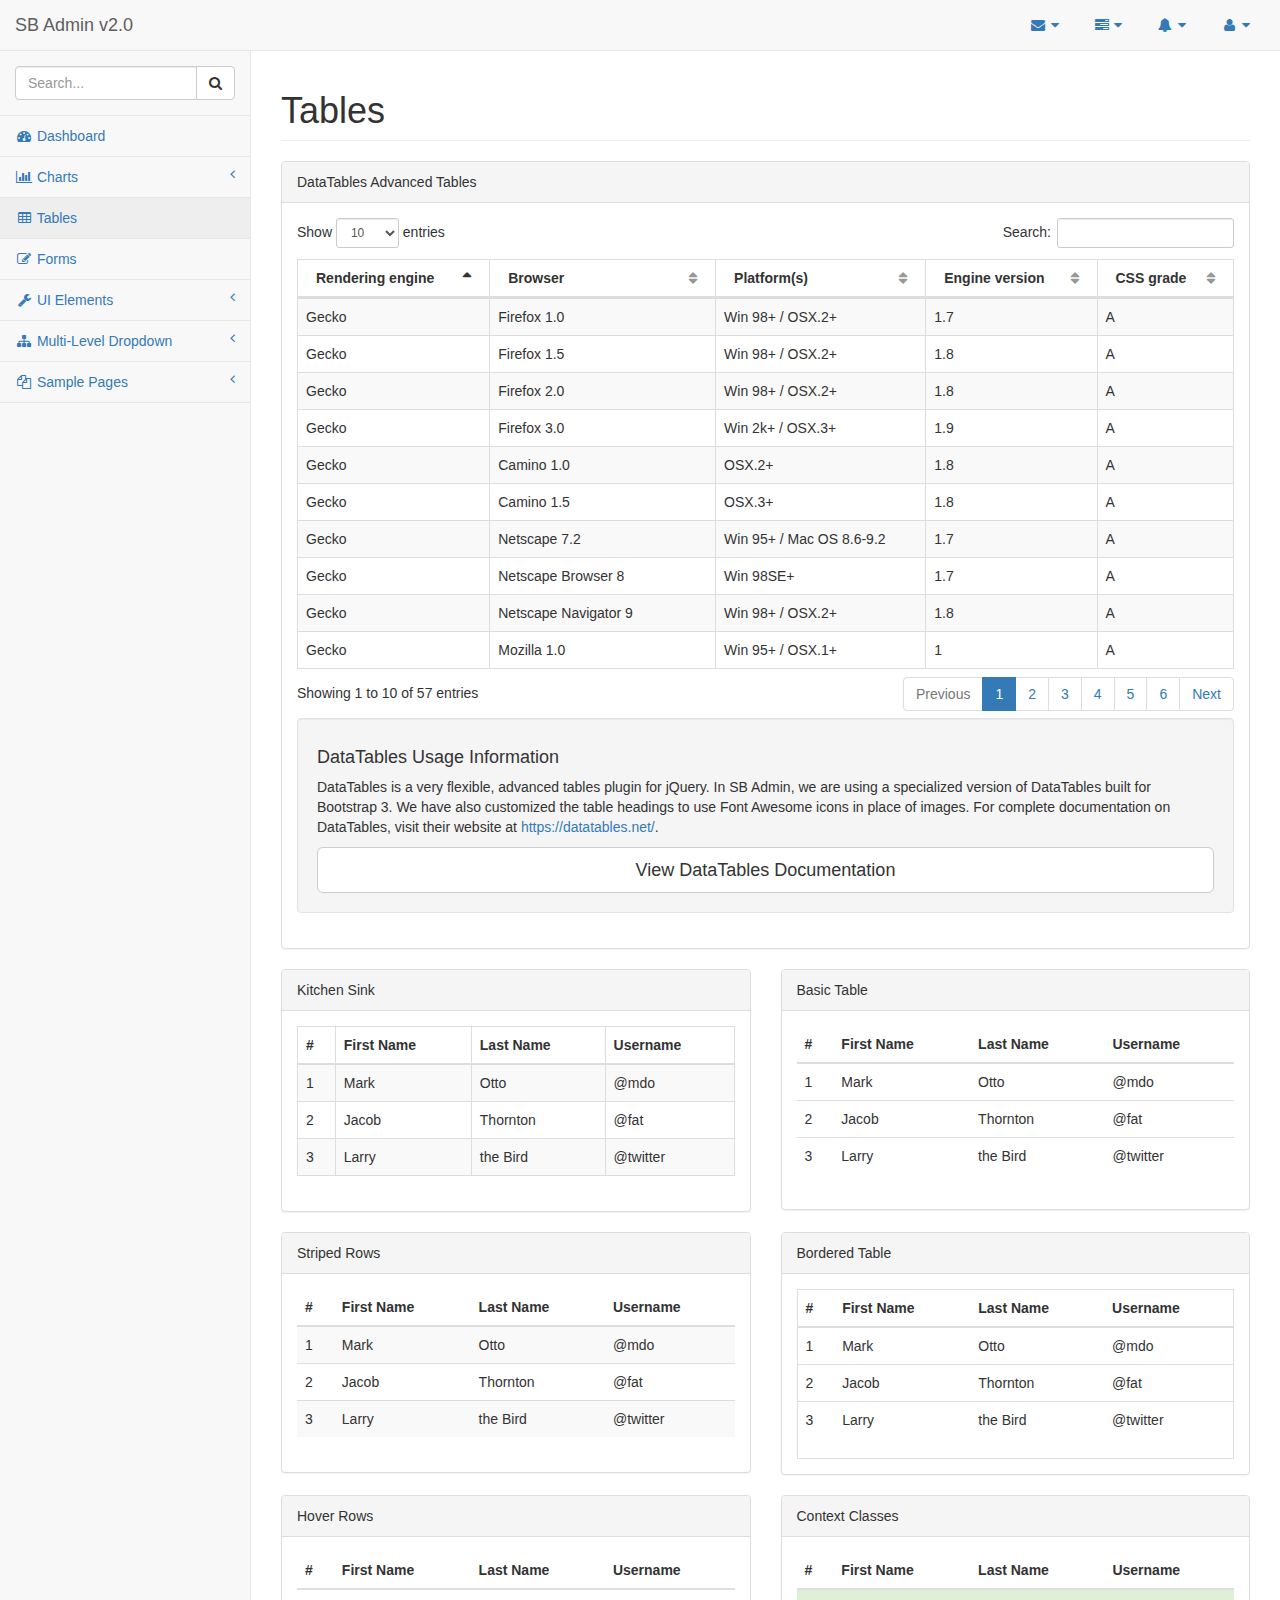
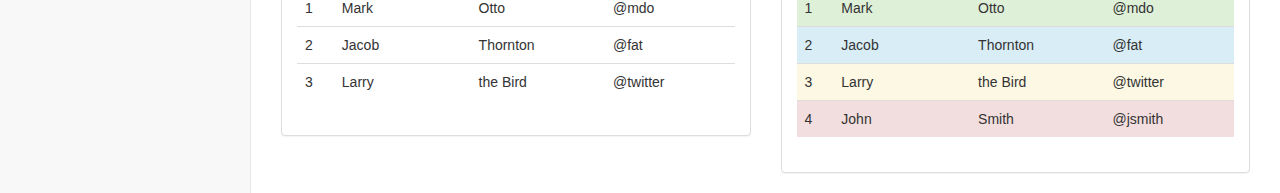
<file: web/pages/tables.html>
<!DOCTYPE html>
<html lang="en">

<head>

    <meta charset="utf-8">
    <meta http-equiv="X-UA-Compatible" content="IE=edge">
    <meta name="viewport" content="width=device-width, initial-scale=1">
    <meta name="description" content="">
    <meta name="author" content="">

    <title>SB Admin 2 - Bootstrap Admin Theme</title>

    <!-- Bootstrap Core CSS -->
    <link href="../vendor/bootstrap/css/bootstrap.min.css" rel="stylesheet">

    <!-- MetisMenu CSS -->
    <link href="../vendor/metisMenu/metisMenu.min.css" rel="stylesheet">

    <!-- DataTables CSS -->
    <link href="../vendor/datatables-plugins/dataTables.bootstrap.css" rel="stylesheet">

    <!-- DataTables Responsive CSS -->
    <link href="../vendor/datatables-responsive/dataTables.responsive.css" rel="stylesheet">

    <!-- Custom CSS -->
    <link href="../dist/css/sb-admin-2.css" rel="stylesheet">

    <!-- Custom Fonts -->
    <link href="../vendor/font-awesome/css/font-awesome.min.css" rel="stylesheet" type="text/css">

    <!-- HTML5 Shim and Respond.js IE8 support of HTML5 elements and media queries -->
    <!-- WARNING: Respond.js doesn't work if you view the page via file:// -->
    <!--[if lt IE 9]>
        <script src="https://oss.maxcdn.com/libs/html5shiv/3.7.0/html5shiv.js"></script>
        <script src="https://oss.maxcdn.com/libs/respond.js/1.4.2/respond.min.js"></script>
    <![endif]-->

</head>

<body>

    <div id="wrapper">

        <!-- Navigation -->
        <nav class="navbar navbar-default navbar-static-top" role="navigation" style="margin-bottom: 0">
            <div class="navbar-header">
                <button type="button" class="navbar-toggle" data-toggle="collapse" data-target=".navbar-collapse">
                    <span class="sr-only">Toggle navigation</span>
                    <span class="icon-bar"></span>
                    <span class="icon-bar"></span>
                    <span class="icon-bar"></span>
                </button>
                <a class="navbar-brand" href="index.html">SB Admin v2.0</a>
            </div>
            <!-- /.navbar-header -->

            <ul class="nav navbar-top-links navbar-right">
                <li class="dropdown">
                    <a class="dropdown-toggle" data-toggle="dropdown" href="#">
                        <i class="fa fa-envelope fa-fw"></i> <i class="fa fa-caret-down"></i>
                    </a>
                    <ul class="dropdown-menu dropdown-messages">
                        <li>
                            <a href="#">
                                <div>
                                    <strong>John Smith</strong>
                                    <span class="pull-right text-muted">
                                        <em>Yesterday</em>
                                    </span>
                                </div>
                                <div>Lorem ipsum dolor sit amet, consectetur adipiscing elit. Pellentesque eleifend...</div>
                            </a>
                        </li>
                        <li class="divider"></li>
                        <li>
                            <a href="#">
                                <div>
                                    <strong>John Smith</strong>
                                    <span class="pull-right text-muted">
                                        <em>Yesterday</em>
                                    </span>
                                </div>
                                <div>Lorem ipsum dolor sit amet, consectetur adipiscing elit. Pellentesque eleifend...</div>
                            </a>
                        </li>
                        <li class="divider"></li>
                        <li>
                            <a href="#">
                                <div>
                                    <strong>John Smith</strong>
                                    <span class="pull-right text-muted">
                                        <em>Yesterday</em>
                                    </span>
                                </div>
                                <div>Lorem ipsum dolor sit amet, consectetur adipiscing elit. Pellentesque eleifend...</div>
                            </a>
                        </li>
                        <li class="divider"></li>
                        <li>
                            <a class="text-center" href="#">
                                <strong>Read All Messages</strong>
                                <i class="fa fa-angle-right"></i>
                            </a>
                        </li>
                    </ul>
                    <!-- /.dropdown-messages -->
                </li>
                <!-- /.dropdown -->
                <li class="dropdown">
                    <a class="dropdown-toggle" data-toggle="dropdown" href="#">
                        <i class="fa fa-tasks fa-fw"></i> <i class="fa fa-caret-down"></i>
                    </a>
                    <ul class="dropdown-menu dropdown-tasks">
                        <li>
                            <a href="#">
                                <div>
                                    <p>
                                        <strong>Task 1</strong>
                                        <span class="pull-right text-muted">40% Complete</span>
                                    </p>
                                    <div class="progress progress-striped active">
                                        <div class="progress-bar progress-bar-success" role="progressbar" aria-valuenow="40" aria-valuemin="0" aria-valuemax="100" style="width: 40%">
                                            <span class="sr-only">40% Complete (success)</span>
                                        </div>
                                    </div>
                                </div>
                            </a>
                        </li>
                        <li class="divider"></li>
                        <li>
                            <a href="#">
                                <div>
                                    <p>
                                        <strong>Task 2</strong>
                                        <span class="pull-right text-muted">20% Complete</span>
                                    </p>
                                    <div class="progress progress-striped active">
                                        <div class="progress-bar progress-bar-info" role="progressbar" aria-valuenow="20" aria-valuemin="0" aria-valuemax="100" style="width: 20%">
                                            <span class="sr-only">20% Complete</span>
                                        </div>
                                    </div>
                                </div>
                            </a>
                        </li>
                        <li class="divider"></li>
                        <li>
                            <a href="#">
                                <div>
                                    <p>
                                        <strong>Task 3</strong>
                                        <span class="pull-right text-muted">60% Complete</span>
                                    </p>
                                    <div class="progress progress-striped active">
                                        <div class="progress-bar progress-bar-warning" role="progressbar" aria-valuenow="60" aria-valuemin="0" aria-valuemax="100" style="width: 60%">
                                            <span class="sr-only">60% Complete (warning)</span>
                                        </div>
                                    </div>
                                </div>
                            </a>
                        </li>
                        <li class="divider"></li>
                        <li>
                            <a href="#">
                                <div>
                                    <p>
                                        <strong>Task 4</strong>
                                        <span class="pull-right text-muted">80% Complete</span>
                                    </p>
                                    <div class="progress progress-striped active">
                                        <div class="progress-bar progress-bar-danger" role="progressbar" aria-valuenow="80" aria-valuemin="0" aria-valuemax="100" style="width: 80%">
                                            <span class="sr-only">80% Complete (danger)</span>
                                        </div>
                                    </div>
                                </div>
                            </a>
                        </li>
                        <li class="divider"></li>
                        <li>
                            <a class="text-center" href="#">
                                <strong>See All Tasks</strong>
                                <i class="fa fa-angle-right"></i>
                            </a>
                        </li>
                    </ul>
                    <!-- /.dropdown-tasks -->
                </li>
                <!-- /.dropdown -->
                <li class="dropdown">
                    <a class="dropdown-toggle" data-toggle="dropdown" href="#">
                        <i class="fa fa-bell fa-fw"></i> <i class="fa fa-caret-down"></i>
                    </a>
                    <ul class="dropdown-menu dropdown-alerts">
                        <li>
                            <a href="#">
                                <div>
                                    <i class="fa fa-comment fa-fw"></i> New Comment
                                    <span class="pull-right text-muted small">4 minutes ago</span>
                                </div>
                            </a>
                        </li>
                        <li class="divider"></li>
                        <li>
                            <a href="#">
                                <div>
                                    <i class="fa fa-twitter fa-fw"></i> 3 New Followers
                                    <span class="pull-right text-muted small">12 minutes ago</span>
                                </div>
                            </a>
                        </li>
                        <li class="divider"></li>
                        <li>
                            <a href="#">
                                <div>
                                    <i class="fa fa-envelope fa-fw"></i> Message Sent
                                    <span class="pull-right text-muted small">4 minutes ago</span>
                                </div>
                            </a>
                        </li>
                        <li class="divider"></li>
                        <li>
                            <a href="#">
                                <div>
                                    <i class="fa fa-tasks fa-fw"></i> New Task
                                    <span class="pull-right text-muted small">4 minutes ago</span>
                                </div>
                            </a>
                        </li>
                        <li class="divider"></li>
                        <li>
                            <a href="#">
                                <div>
                                    <i class="fa fa-upload fa-fw"></i> Server Rebooted
                                    <span class="pull-right text-muted small">4 minutes ago</span>
                                </div>
                            </a>
                        </li>
                        <li class="divider"></li>
                        <li>
                            <a class="text-center" href="#">
                                <strong>See All Alerts</strong>
                                <i class="fa fa-angle-right"></i>
                            </a>
                        </li>
                    </ul>
                    <!-- /.dropdown-alerts -->
                </li>
                <!-- /.dropdown -->
                <li class="dropdown">
                    <a class="dropdown-toggle" data-toggle="dropdown" href="#">
                        <i class="fa fa-user fa-fw"></i> <i class="fa fa-caret-down"></i>
                    </a>
                    <ul class="dropdown-menu dropdown-user">
                        <li><a href="#"><i class="fa fa-user fa-fw"></i> User Profile</a>
                        </li>
                        <li><a href="#"><i class="fa fa-gear fa-fw"></i> Settings</a>
                        </li>
                        <li class="divider"></li>
                        <li><a href="login.html"><i class="fa fa-sign-out fa-fw"></i> Logout</a>
                        </li>
                    </ul>
                    <!-- /.dropdown-user -->
                </li>
                <!-- /.dropdown -->
            </ul>
            <!-- /.navbar-top-links -->

            <div class="navbar-default sidebar" role="navigation">
                <div class="sidebar-nav navbar-collapse">
                    <ul class="nav" id="side-menu">
                        <li class="sidebar-search">
                            <div class="input-group custom-search-form">
                                <input type="text" class="form-control" placeholder="Search...">
                                <span class="input-group-btn">
                                <button class="btn btn-default" type="button">
                                    <i class="fa fa-search"></i>
                                </button>
                            </span>
                            </div>
                            <!-- /input-group -->
                        </li>
                        <li>
                            <a href="index.html"><i class="fa fa-dashboard fa-fw"></i> Dashboard</a>
                        </li>
                        <li>
                            <a href="#"><i class="fa fa-bar-chart-o fa-fw"></i> Charts<span class="fa arrow"></span></a>
                            <ul class="nav nav-second-level">
                                <li>
                                    <a href="flot.html">Flot Charts</a>
                                </li>
                                <li>
                                    <a href="morris.html">Morris.js Charts</a>
                                </li>
                            </ul>
                            <!-- /.nav-second-level -->
                        </li>
                        <li>
                            <a href="tables.html"><i class="fa fa-table fa-fw"></i> Tables</a>
                        </li>
                        <li>
                            <a href="forms.html"><i class="fa fa-edit fa-fw"></i> Forms</a>
                        </li>
                        <li>
                            <a href="#"><i class="fa fa-wrench fa-fw"></i> UI Elements<span class="fa arrow"></span></a>
                            <ul class="nav nav-second-level">
                                <li>
                                    <a href="panels-wells.html">Panels and Wells</a>
                                </li>
                                <li>
                                    <a href="buttons.html">Buttons</a>
                                </li>
                                <li>
                                    <a href="notifications.html">Notifications</a>
                                </li>
                                <li>
                                    <a href="typography.html">Typography</a>
                                </li>
                                <li>
                                    <a href="icons.html"> Icons</a>
                                </li>
                                <li>
                                    <a href="grid.html">Grid</a>
                                </li>
                            </ul>
                            <!-- /.nav-second-level -->
                        </li>
                        <li>
                            <a href="#"><i class="fa fa-sitemap fa-fw"></i> Multi-Level Dropdown<span class="fa arrow"></span></a>
                            <ul class="nav nav-second-level">
                                <li>
                                    <a href="#">Second Level Item</a>
                                </li>
                                <li>
                                    <a href="#">Second Level Item</a>
                                </li>
                                <li>
                                    <a href="#">Third Level <span class="fa arrow"></span></a>
                                    <ul class="nav nav-third-level">
                                        <li>
                                            <a href="#">Third Level Item</a>
                                        </li>
                                        <li>
                                            <a href="#">Third Level Item</a>
                                        </li>
                                        <li>
                                            <a href="#">Third Level Item</a>
                                        </li>
                                        <li>
                                            <a href="#">Third Level Item</a>
                                        </li>
                                    </ul>
                                    <!-- /.nav-third-level -->
                                </li>
                            </ul>
                            <!-- /.nav-second-level -->
                        </li>
                        <li>
                            <a href="#"><i class="fa fa-files-o fa-fw"></i> Sample Pages<span class="fa arrow"></span></a>
                            <ul class="nav nav-second-level">
                                <li>
                                    <a href="blank.html">Blank Page</a>
                                </li>
                                <li>
                                    <a href="login.html">Login Page</a>
                                </li>
                            </ul>
                            <!-- /.nav-second-level -->
                        </li>
                    </ul>
                </div>
                <!-- /.sidebar-collapse -->
            </div>
            <!-- /.navbar-static-side -->
        </nav>

        <div id="page-wrapper">
            <div class="row">
                <div class="col-lg-12">
                    <h1 class="page-header">Tables</h1>
                </div>
                <!-- /.col-lg-12 -->
            </div>
            <!-- /.row -->
            <div class="row">
                <div class="col-lg-12">
                    <div class="panel panel-default">
                        <div class="panel-heading">
                            DataTables Advanced Tables
                        </div>
                        <!-- /.panel-heading -->
                        <div class="panel-body">
                            <table width="100%" class="table table-striped table-bordered table-hover" id="dataTables-example">
                                <thead>
                                    <tr>
                                        <th>Rendering engine</th>
                                        <th>Browser</th>
                                        <th>Platform(s)</th>
                                        <th>Engine version</th>
                                        <th>CSS grade</th>
                                    </tr>
                                </thead>
                                <tbody>
                                    <tr class="odd gradeX">
                                        <td>Trident</td>
                                        <td>Internet Explorer 4.0</td>
                                        <td>Win 95+</td>
                                        <td class="center">4</td>
                                        <td class="center">X</td>
                                    </tr>
                                    <tr class="even gradeC">
                                        <td>Trident</td>
                                        <td>Internet Explorer 5.0</td>
                                        <td>Win 95+</td>
                                        <td class="center">5</td>
                                        <td class="center">C</td>
                                    </tr>
                                    <tr class="odd gradeA">
                                        <td>Trident</td>
                                        <td>Internet Explorer 5.5</td>
                                        <td>Win 95+</td>
                                        <td class="center">5.5</td>
                                        <td class="center">A</td>
                                    </tr>
                                    <tr class="even gradeA">
                                        <td>Trident</td>
                                        <td>Internet Explorer 6</td>
                                        <td>Win 98+</td>
                                        <td class="center">6</td>
                                        <td class="center">A</td>
                                    </tr>
                                    <tr class="odd gradeA">
                                        <td>Trident</td>
                                        <td>Internet Explorer 7</td>
                                        <td>Win XP SP2+</td>
                                        <td class="center">7</td>
                                        <td class="center">A</td>
                                    </tr>
                                    <tr class="even gradeA">
                                        <td>Trident</td>
                                        <td>AOL browser (AOL desktop)</td>
                                        <td>Win XP</td>
                                        <td class="center">6</td>
                                        <td class="center">A</td>
                                    </tr>
                                    <tr class="gradeA">
                                        <td>Gecko</td>
                                        <td>Firefox 1.0</td>
                                        <td>Win 98+ / OSX.2+</td>
                                        <td class="center">1.7</td>
                                        <td class="center">A</td>
                                    </tr>
                                    <tr class="gradeA">
                                        <td>Gecko</td>
                                        <td>Firefox 1.5</td>
                                        <td>Win 98+ / OSX.2+</td>
                                        <td class="center">1.8</td>
                                        <td class="center">A</td>
                                    </tr>
                                    <tr class="gradeA">
                                        <td>Gecko</td>
                                        <td>Firefox 2.0</td>
                                        <td>Win 98+ / OSX.2+</td>
                                        <td class="center">1.8</td>
                                        <td class="center">A</td>
                                    </tr>
                                    <tr class="gradeA">
                                        <td>Gecko</td>
                                        <td>Firefox 3.0</td>
                                        <td>Win 2k+ / OSX.3+</td>
                                        <td class="center">1.9</td>
                                        <td class="center">A</td>
                                    </tr>
                                    <tr class="gradeA">
                                        <td>Gecko</td>
                                        <td>Camino 1.0</td>
                                        <td>OSX.2+</td>
                                        <td class="center">1.8</td>
                                        <td class="center">A</td>
                                    </tr>
                                    <tr class="gradeA">
                                        <td>Gecko</td>
                                        <td>Camino 1.5</td>
                                        <td>OSX.3+</td>
                                        <td class="center">1.8</td>
                                        <td class="center">A</td>
                                    </tr>
                                    <tr class="gradeA">
                                        <td>Gecko</td>
                                        <td>Netscape 7.2</td>
                                        <td>Win 95+ / Mac OS 8.6-9.2</td>
                                        <td class="center">1.7</td>
                                        <td class="center">A</td>
                                    </tr>
                                    <tr class="gradeA">
                                        <td>Gecko</td>
                                        <td>Netscape Browser 8</td>
                                        <td>Win 98SE+</td>
                                        <td class="center">1.7</td>
                                        <td class="center">A</td>
                                    </tr>
                                    <tr class="gradeA">
                                        <td>Gecko</td>
                                        <td>Netscape Navigator 9</td>
                                        <td>Win 98+ / OSX.2+</td>
                                        <td class="center">1.8</td>
                                        <td class="center">A</td>
                                    </tr>
                                    <tr class="gradeA">
                                        <td>Gecko</td>
                                        <td>Mozilla 1.0</td>
                                        <td>Win 95+ / OSX.1+</td>
                                        <td class="center">1</td>
                                        <td class="center">A</td>
                                    </tr>
                                    <tr class="gradeA">
                                        <td>Gecko</td>
                                        <td>Mozilla 1.1</td>
                                        <td>Win 95+ / OSX.1+</td>
                                        <td class="center">1.1</td>
                                        <td class="center">A</td>
                                    </tr>
                                    <tr class="gradeA">
                                        <td>Gecko</td>
                                        <td>Mozilla 1.2</td>
                                        <td>Win 95+ / OSX.1+</td>
                                        <td class="center">1.2</td>
                                        <td class="center">A</td>
                                    </tr>
                                    <tr class="gradeA">
                                        <td>Gecko</td>
                                        <td>Mozilla 1.3</td>
                                        <td>Win 95+ / OSX.1+</td>
                                        <td class="center">1.3</td>
                                        <td class="center">A</td>
                                    </tr>
                                    <tr class="gradeA">
                                        <td>Gecko</td>
                                        <td>Mozilla 1.4</td>
                                        <td>Win 95+ / OSX.1+</td>
                                        <td class="center">1.4</td>
                                        <td class="center">A</td>
                                    </tr>
                                    <tr class="gradeA">
                                        <td>Gecko</td>
                                        <td>Mozilla 1.5</td>
                                        <td>Win 95+ / OSX.1+</td>
                                        <td class="center">1.5</td>
                                        <td class="center">A</td>
                                    </tr>
                                    <tr class="gradeA">
                                        <td>Gecko</td>
                                        <td>Mozilla 1.6</td>
                                        <td>Win 95+ / OSX.1+</td>
                                        <td class="center">1.6</td>
                                        <td class="center">A</td>
                                    </tr>
                                    <tr class="gradeA">
                                        <td>Gecko</td>
                                        <td>Mozilla 1.7</td>
                                        <td>Win 98+ / OSX.1+</td>
                                        <td class="center">1.7</td>
                                        <td class="center">A</td>
                                    </tr>
                                    <tr class="gradeA">
                                        <td>Gecko</td>
                                        <td>Mozilla 1.8</td>
                                        <td>Win 98+ / OSX.1+</td>
                                        <td class="center">1.8</td>
                                        <td class="center">A</td>
                                    </tr>
                                    <tr class="gradeA">
                                        <td>Gecko</td>
                                        <td>Seamonkey 1.1</td>
                                        <td>Win 98+ / OSX.2+</td>
                                        <td class="center">1.8</td>
                                        <td class="center">A</td>
                                    </tr>
                                    <tr class="gradeA">
                                        <td>Gecko</td>
                                        <td>Epiphany 2.20</td>
                                        <td>Gnome</td>
                                        <td class="center">1.8</td>
                                        <td class="center">A</td>
                                    </tr>
                                    <tr class="gradeA">
                                        <td>Webkit</td>
                                        <td>Safari 1.2</td>
                                        <td>OSX.3</td>
                                        <td class="center">125.5</td>
                                        <td class="center">A</td>
                                    </tr>
                                    <tr class="gradeA">
                                        <td>Webkit</td>
                                        <td>Safari 1.3</td>
                                        <td>OSX.3</td>
                                        <td class="center">312.8</td>
                                        <td class="center">A</td>
                                    </tr>
                                    <tr class="gradeA">
                                        <td>Webkit</td>
                                        <td>Safari 2.0</td>
                                        <td>OSX.4+</td>
                                        <td class="center">419.3</td>
                                        <td class="center">A</td>
                                    </tr>
                                    <tr class="gradeA">
                                        <td>Webkit</td>
                                        <td>Safari 3.0</td>
                                        <td>OSX.4+</td>
                                        <td class="center">522.1</td>
                                        <td class="center">A</td>
                                    </tr>
                                    <tr class="gradeA">
                                        <td>Webkit</td>
                                        <td>OmniWeb 5.5</td>
                                        <td>OSX.4+</td>
                                        <td class="center">420</td>
                                        <td class="center">A</td>
                                    </tr>
                                    <tr class="gradeA">
                                        <td>Webkit</td>
                                        <td>iPod Touch / iPhone</td>
                                        <td>iPod</td>
                                        <td class="center">420.1</td>
                                        <td class="center">A</td>
                                    </tr>
                                    <tr class="gradeA">
                                        <td>Webkit</td>
                                        <td>S60</td>
                                        <td>S60</td>
                                        <td class="center">413</td>
                                        <td class="center">A</td>
                                    </tr>
                                    <tr class="gradeA">
                                        <td>Presto</td>
                                        <td>Opera 7.0</td>
                                        <td>Win 95+ / OSX.1+</td>
                                        <td class="center">-</td>
                                        <td class="center">A</td>
                                    </tr>
                                    <tr class="gradeA">
                                        <td>Presto</td>
                                        <td>Opera 7.5</td>
                                        <td>Win 95+ / OSX.2+</td>
                                        <td class="center">-</td>
                                        <td class="center">A</td>
                                    </tr>
                                    <tr class="gradeA">
                                        <td>Presto</td>
                                        <td>Opera 8.0</td>
                                        <td>Win 95+ / OSX.2+</td>
                                        <td class="center">-</td>
                                        <td class="center">A</td>
                                    </tr>
                                    <tr class="gradeA">
                                        <td>Presto</td>
                                        <td>Opera 8.5</td>
                                        <td>Win 95+ / OSX.2+</td>
                                        <td class="center">-</td>
                                        <td class="center">A</td>
                                    </tr>
                                    <tr class="gradeA">
                                        <td>Presto</td>
                                        <td>Opera 9.0</td>
                                        <td>Win 95+ / OSX.3+</td>
                                        <td class="center">-</td>
                                        <td class="center">A</td>
                                    </tr>
                                    <tr class="gradeA">
                                        <td>Presto</td>
                                        <td>Opera 9.2</td>
                                        <td>Win 88+ / OSX.3+</td>
                                        <td class="center">-</td>
                                        <td class="center">A</td>
                                    </tr>
                                    <tr class="gradeA">
                                        <td>Presto</td>
                                        <td>Opera 9.5</td>
                                        <td>Win 88+ / OSX.3+</td>
                                        <td class="center">-</td>
                                        <td class="center">A</td>
                                    </tr>
                                    <tr class="gradeA">
                                        <td>Presto</td>
                                        <td>Opera for Wii</td>
                                        <td>Wii</td>
                                        <td class="center">-</td>
                                        <td class="center">A</td>
                                    </tr>
                                    <tr class="gradeA">
                                        <td>Presto</td>
                                        <td>Nokia N800</td>
                                        <td>N800</td>
                                        <td class="center">-</td>
                                        <td class="center">A</td>
                                    </tr>
                                    <tr class="gradeA">
                                        <td>Presto</td>
                                        <td>Nintendo DS browser</td>
                                        <td>Nintendo DS</td>
                                        <td class="center">8.5</td>
                                        <td class="center">C/A<sup>1</sup>
                                        </td>
                                    </tr>
                                    <tr class="gradeC">
                                        <td>KHTML</td>
                                        <td>Konqureror 3.1</td>
                                        <td>KDE 3.1</td>
                                        <td class="center">3.1</td>
                                        <td class="center">C</td>
                                    </tr>
                                    <tr class="gradeA">
                                        <td>KHTML</td>
                                        <td>Konqureror 3.3</td>
                                        <td>KDE 3.3</td>
                                        <td class="center">3.3</td>
                                        <td class="center">A</td>
                                    </tr>
                                    <tr class="gradeA">
                                        <td>KHTML</td>
                                        <td>Konqureror 3.5</td>
                                        <td>KDE 3.5</td>
                                        <td class="center">3.5</td>
                                        <td class="center">A</td>
                                    </tr>
                                    <tr class="gradeX">
                                        <td>Tasman</td>
                                        <td>Internet Explorer 4.5</td>
                                        <td>Mac OS 8-9</td>
                                        <td class="center">-</td>
                                        <td class="center">X</td>
                                    </tr>
                                    <tr class="gradeC">
                                        <td>Tasman</td>
                                        <td>Internet Explorer 5.1</td>
                                        <td>Mac OS 7.6-9</td>
                                        <td class="center">1</td>
                                        <td class="center">C</td>
                                    </tr>
                                    <tr class="gradeC">
                                        <td>Tasman</td>
                                        <td>Internet Explorer 5.2</td>
                                        <td>Mac OS 8-X</td>
                                        <td class="center">1</td>
                                        <td class="center">C</td>
                                    </tr>
                                    <tr class="gradeA">
                                        <td>Misc</td>
                                        <td>NetFront 3.1</td>
                                        <td>Embedded devices</td>
                                        <td class="center">-</td>
                                        <td class="center">C</td>
                                    </tr>
                                    <tr class="gradeA">
                                        <td>Misc</td>
                                        <td>NetFront 3.4</td>
                                        <td>Embedded devices</td>
                                        <td class="center">-</td>
                                        <td class="center">A</td>
                                    </tr>
                                    <tr class="gradeX">
                                        <td>Misc</td>
                                        <td>Dillo 0.8</td>
                                        <td>Embedded devices</td>
                                        <td class="center">-</td>
                                        <td class="center">X</td>
                                    </tr>
                                    <tr class="gradeX">
                                        <td>Misc</td>
                                        <td>Links</td>
                                        <td>Text only</td>
                                        <td class="center">-</td>
                                        <td class="center">X</td>
                                    </tr>
                                    <tr class="gradeX">
                                        <td>Misc</td>
                                        <td>Lynx</td>
                                        <td>Text only</td>
                                        <td class="center">-</td>
                                        <td class="center">X</td>
                                    </tr>
                                    <tr class="gradeC">
                                        <td>Misc</td>
                                        <td>IE Mobile</td>
                                        <td>Windows Mobile 6</td>
                                        <td class="center">-</td>
                                        <td class="center">C</td>
                                    </tr>
                                    <tr class="gradeC">
                                        <td>Misc</td>
                                        <td>PSP browser</td>
                                        <td>PSP</td>
                                        <td class="center">-</td>
                                        <td class="center">C</td>
                                    </tr>
                                    <tr class="gradeU">
                                        <td>Other browsers</td>
                                        <td>All others</td>
                                        <td>-</td>
                                        <td class="center">-</td>
                                        <td class="center">U</td>
                                    </tr>
                                </tbody>
                            </table>
                            <!-- /.table-responsive -->
                            <div class="well">
                                <h4>DataTables Usage Information</h4>
                                <p>DataTables is a very flexible, advanced tables plugin for jQuery. In SB Admin, we are using a specialized version of DataTables built for Bootstrap 3. We have also customized the table headings to use Font Awesome icons in place of images. For complete documentation on DataTables, visit their website at <a target="_blank" href="https://datatables.net/">https://datatables.net/</a>.</p>
                                <a class="btn btn-default btn-lg btn-block" target="_blank" href="https://datatables.net/">View DataTables Documentation</a>
                            </div>
                        </div>
                        <!-- /.panel-body -->
                    </div>
                    <!-- /.panel -->
                </div>
                <!-- /.col-lg-12 -->
            </div>
            <!-- /.row -->
            <div class="row">
                <div class="col-lg-6">
                    <div class="panel panel-default">
                        <div class="panel-heading">
                            Kitchen Sink
                        </div>
                        <!-- /.panel-heading -->
                        <div class="panel-body">
                            <div class="table-responsive">
                                <table class="table table-striped table-bordered table-hover">
                                    <thead>
                                        <tr>
                                            <th>#</th>
                                            <th>First Name</th>
                                            <th>Last Name</th>
                                            <th>Username</th>
                                        </tr>
                                    </thead>
                                    <tbody>
                                        <tr>
                                            <td>1</td>
                                            <td>Mark</td>
                                            <td>Otto</td>
                                            <td>@mdo</td>
                                        </tr>
                                        <tr>
                                            <td>2</td>
                                            <td>Jacob</td>
                                            <td>Thornton</td>
                                            <td>@fat</td>
                                        </tr>
                                        <tr>
                                            <td>3</td>
                                            <td>Larry</td>
                                            <td>the Bird</td>
                                            <td>@twitter</td>
                                        </tr>
                                    </tbody>
                                </table>
                            </div>
                            <!-- /.table-responsive -->
                        </div>
                        <!-- /.panel-body -->
                    </div>
                    <!-- /.panel -->
                </div>
                <!-- /.col-lg-6 -->
                <div class="col-lg-6">
                    <div class="panel panel-default">
                        <div class="panel-heading">
                            Basic Table
                        </div>
                        <!-- /.panel-heading -->
                        <div class="panel-body">
                            <div class="table-responsive">
                                <table class="table">
                                    <thead>
                                        <tr>
                                            <th>#</th>
                                            <th>First Name</th>
                                            <th>Last Name</th>
                                            <th>Username</th>
                                        </tr>
                                    </thead>
                                    <tbody>
                                        <tr>
                                            <td>1</td>
                                            <td>Mark</td>
                                            <td>Otto</td>
                                            <td>@mdo</td>
                                        </tr>
                                        <tr>
                                            <td>2</td>
                                            <td>Jacob</td>
                                            <td>Thornton</td>
                                            <td>@fat</td>
                                        </tr>
                                        <tr>
                                            <td>3</td>
                                            <td>Larry</td>
                                            <td>the Bird</td>
                                            <td>@twitter</td>
                                        </tr>
                                    </tbody>
                                </table>
                            </div>
                            <!-- /.table-responsive -->
                        </div>
                        <!-- /.panel-body -->
                    </div>
                    <!-- /.panel -->
                </div>
                <!-- /.col-lg-6 -->
            </div>
            <!-- /.row -->
            <div class="row">
                <div class="col-lg-6">
                    <div class="panel panel-default">
                        <div class="panel-heading">
                            Striped Rows
                        </div>
                        <!-- /.panel-heading -->
                        <div class="panel-body">
                            <div class="table-responsive">
                                <table class="table table-striped">
                                    <thead>
                                        <tr>
                                            <th>#</th>
                                            <th>First Name</th>
                                            <th>Last Name</th>
                                            <th>Username</th>
                                        </tr>
                                    </thead>
                                    <tbody>
                                        <tr>
                                            <td>1</td>
                                            <td>Mark</td>
                                            <td>Otto</td>
                                            <td>@mdo</td>
                                        </tr>
                                        <tr>
                                            <td>2</td>
                                            <td>Jacob</td>
                                            <td>Thornton</td>
                                            <td>@fat</td>
                                        </tr>
                                        <tr>
                                            <td>3</td>
                                            <td>Larry</td>
                                            <td>the Bird</td>
                                            <td>@twitter</td>
                                        </tr>
                                    </tbody>
                                </table>
                            </div>
                            <!-- /.table-responsive -->
                        </div>
                        <!-- /.panel-body -->
                    </div>
                    <!-- /.panel -->
                </div>
                <!-- /.col-lg-6 -->
                <div class="col-lg-6">
                    <div class="panel panel-default">
                        <div class="panel-heading">
                            Bordered Table
                        </div>
                        <!-- /.panel-heading -->
                        <div class="panel-body">
                            <div class="table-responsive table-bordered">
                                <table class="table">
                                    <thead>
                                        <tr>
                                            <th>#</th>
                                            <th>First Name</th>
                                            <th>Last Name</th>
                                            <th>Username</th>
                                        </tr>
                                    </thead>
                                    <tbody>
                                        <tr>
                                            <td>1</td>
                                            <td>Mark</td>
                                            <td>Otto</td>
                                            <td>@mdo</td>
                                        </tr>
                                        <tr>
                                            <td>2</td>
                                            <td>Jacob</td>
                                            <td>Thornton</td>
                                            <td>@fat</td>
                                        </tr>
                                        <tr>
                                            <td>3</td>
                                            <td>Larry</td>
                                            <td>the Bird</td>
                                            <td>@twitter</td>
                                        </tr>
                                    </tbody>
                                </table>
                            </div>
                            <!-- /.table-responsive -->
                        </div>
                        <!-- /.panel-body -->
                    </div>
                    <!-- /.panel -->
                </div>
                <!-- /.col-lg-6 -->
            </div>
            <!-- /.row -->
            <div class="row">
                <div class="col-lg-6">
                    <div class="panel panel-default">
                        <div class="panel-heading">
                            Hover Rows
                        </div>
                        <!-- /.panel-heading -->
                        <div class="panel-body">
                            <div class="table-responsive">
                                <table class="table table-hover">
                                    <thead>
                                        <tr>
                                            <th>#</th>
                                            <th>First Name</th>
                                            <th>Last Name</th>
                                            <th>Username</th>
                                        </tr>
                                    </thead>
                                    <tbody>
                                        <tr>
                                            <td>1</td>
                                            <td>Mark</td>
                                            <td>Otto</td>
                                            <td>@mdo</td>
                                        </tr>
                                        <tr>
                                            <td>2</td>
                                            <td>Jacob</td>
                                            <td>Thornton</td>
                                            <td>@fat</td>
                                        </tr>
                                        <tr>
                                            <td>3</td>
                                            <td>Larry</td>
                                            <td>the Bird</td>
                                            <td>@twitter</td>
                                        </tr>
                                    </tbody>
                                </table>
                            </div>
                            <!-- /.table-responsive -->
                        </div>
                        <!-- /.panel-body -->
                    </div>
                    <!-- /.panel -->
                </div>
                <!-- /.col-lg-6 -->
                <div class="col-lg-6">
                    <div class="panel panel-default">
                        <div class="panel-heading">
                            Context Classes
                        </div>
                        <!-- /.panel-heading -->
                        <div class="panel-body">
                            <div class="table-responsive">
                                <table class="table">
                                    <thead>
                                        <tr>
                                            <th>#</th>
                                            <th>First Name</th>
                                            <th>Last Name</th>
                                            <th>Username</th>
                                        </tr>
                                    </thead>
                                    <tbody>
                                        <tr class="success">
                                            <td>1</td>
                                            <td>Mark</td>
                                            <td>Otto</td>
                                            <td>@mdo</td>
                                        </tr>
                                        <tr class="info">
                                            <td>2</td>
                                            <td>Jacob</td>
                                            <td>Thornton</td>
                                            <td>@fat</td>
                                        </tr>
                                        <tr class="warning">
                                            <td>3</td>
                                            <td>Larry</td>
                                            <td>the Bird</td>
                                            <td>@twitter</td>
                                        </tr>
                                        <tr class="danger">
                                            <td>4</td>
                                            <td>John</td>
                                            <td>Smith</td>
                                            <td>@jsmith</td>
                                        </tr>
                                    </tbody>
                                </table>
                            </div>
                            <!-- /.table-responsive -->
                        </div>
                        <!-- /.panel-body -->
                    </div>
                    <!-- /.panel -->
                </div>
                <!-- /.col-lg-6 -->
            </div>
            <!-- /.row -->
        </div>
        <!-- /#page-wrapper -->

    </div>
    <!-- /#wrapper -->

    <!-- jQuery -->
    <script src="../vendor/jquery/jquery.min.js"></script>

    <!-- Bootstrap Core JavaScript -->
    <script src="../vendor/bootstrap/js/bootstrap.min.js"></script>

    <!-- Metis Menu Plugin JavaScript -->
    <script src="../vendor/metisMenu/metisMenu.min.js"></script>

    <!-- DataTables JavaScript -->
    <script src="../vendor/datatables/js/jquery.dataTables.min.js"></script>
    <script src="../vendor/datatables-plugins/dataTables.bootstrap.min.js"></script>
    <script src="../vendor/datatables-responsive/dataTables.responsive.js"></script>

    <!-- Custom Theme JavaScript -->
    <script src="../dist/js/sb-admin-2.js"></script>

    <!-- Page-Level Demo Scripts - Tables - Use for reference -->
    <script>
    $(document).ready(function() {
        $('#dataTables-example').DataTable({
            responsive: true
        });
    });
    </script>

</body>

</html>
</file>
<file: web/vendor/morrisjs/morris.css>
.morris-hover{position:absolute;z-index:1000}.morris-hover.morris-default-style{border-radius:10px;padding:6px;color:#666;background:rgba(255,255,255,0.8);border:solid 2px rgba(230,230,230,0.8);font-family:sans-serif;font-size:12px;text-align:center}.morris-hover.morris-default-style .morris-hover-row-label{font-weight:bold;margin:0.25em 0}
.morris-hover.morris-default-style .morris-hover-point{white-space:nowrap;margin:0.1em 0}
</file>
<file: web/vendor/datatables-responsive/dataTables.responsive.css>
table.dataTable.dtr-inline.collapsed > tbody > tr > td:first-child,
table.dataTable.dtr-inline.collapsed > tbody > tr > th:first-child {
  position: relative;
  padding-left: 30px;
  cursor: pointer;
}
table.dataTable.dtr-inline.collapsed > tbody > tr > td:first-child:before,
table.dataTable.dtr-inline.collapsed > tbody > tr > th:first-child:before {
  top: 8px;
  left: 4px;
  height: 16px;
  width: 16px;
  display: block;
  position: absolute;
  color: white;
  border: 2px solid white;
  border-radius: 16px;
  text-align: center;
  line-height: 14px;
  box-shadow: 0 0 3px #444;
  box-sizing: content-box;
  content: '+';
  background-color: #31b131;
}
table.dataTable.dtr-inline.collapsed > tbody > tr > td:first-child.dataTables_empty:before,
table.dataTable.dtr-inline.collapsed > tbody > tr > th:first-child.dataTables_empty:before {
  display: none;
}
table.dataTable.dtr-inline.collapsed > tbody > tr.parent > td:first-child:before,
table.dataTable.dtr-inline.collapsed > tbody > tr.parent > th:first-child:before {
  content: '-';
  background-color: #d33333;
}
table.dataTable.dtr-inline.collapsed > tbody > tr.child td:before {
  display: none;
}
table.dataTable.dtr-inline.collapsed.compact > tbody > tr > td:first-child,
table.dataTable.dtr-inline.collapsed.compact > tbody > tr > th:first-child {
  padding-left: 27px;
}
table.dataTable.dtr-inline.collapsed.compact > tbody > tr > td:first-child:before,
table.dataTable.dtr-inline.collapsed.compact > tbody > tr > th:first-child:before {
  top: 5px;
  left: 4px;
  height: 14px;
  width: 14px;
  border-radius: 14px;
  line-height: 12px;
}
table.dataTable.dtr-column > tbody > tr > td.control,
table.dataTable.dtr-column > tbody > tr > th.control {
  position: relative;
  cursor: pointer;
}
table.dataTable.dtr-column > tbody > tr > td.control:before,
table.dataTable.dtr-column > tbody > tr > th.control:before {
  top: 50%;
  left: 50%;
  height: 16px;
  width: 16px;
  margin-top: -10px;
  margin-left: -10px;
  display: block;
  position: absolute;
  color: white;
  border: 2px solid white;
  border-radius: 16px;
  text-align: center;
  line-height: 14px;
  box-shadow: 0 0 3px #444;
  box-sizing: content-box;
  content: '+';
  background-color: #31b131;
}
table.dataTable.dtr-column > tbody > tr.parent td.control:before,
table.dataTable.dtr-column > tbody > tr.parent th.control:before {
  content: '-';
  background-color: #d33333;
}
table.dataTable > tbody > tr.child {
  padding: 0.5em 1em;
}
table.dataTable > tbody > tr.child:hover {
  background: transparent !important;
}
table.dataTable > tbody > tr.child ul {
  display: inline-block;
  list-style-type: none;
  margin: 0;
  padding: 0;
}
table.dataTable > tbody > tr.child ul li {
  border-bottom: 1px solid #efefef;
  padding: 0.5em 0;
}
table.dataTable > tbody > tr.child ul li:first-child {
  padding-top: 0;
}
table.dataTable > tbody > tr.child ul li:last-child {
  border-bottom: none;
}
table.dataTable > tbody > tr.child span.dtr-title {
  display: inline-block;
  min-width: 75px;
  font-weight: bold;
}
</file>
<file: web/vendor/metisMenu/metisMenu.min.css>
/*
 * metismenu - v1.1.3
 * Easy menu jQuery plugin for Twitter Bootstrap 3
 * https://github.com/onokumus/metisMenu
 *
 * Made by Osman Nuri Okumus
 * Under MIT License
 */

.arrow{float:right;line-height:1.42857}.glyphicon.arrow:before{content:"\e079"}.active>a>.glyphicon.arrow:before{content:"\e114"}.fa.arrow:before{content:"\f104"}.active>a>.fa.arrow:before{content:"\f107"}.plus-times{float:right}.fa.plus-times:before{content:"\f067"}.active>a>.fa.plus-times{filter:progid:DXImageTransform.Microsoft.BasicImage(rotation=1);-webkit-transform:rotate(45deg);-moz-transform:rotate(45deg);-ms-transform:rotate(45deg);-o-transform:rotate(45deg);transform:rotate(45deg)}.plus-minus{float:right}.fa.plus-minus:before{content:"\f067"}.active>a>.fa.plus-minus:before{content:"\f068"}
</file>
<file: web/dist/css/sb-admin-2.css>
/*!
 * Start Bootstrap - SB Admin 2 v3.3.7+1 (http://startbootstrap.com/template-overviews/sb-admin-2)
 * Copyright 2013-2016 Start Bootstrap
 * Licensed under MIT (https://github.com/BlackrockDigital/startbootstrap/blob/gh-pages/LICENSE)
 */
body {
  background-color: #f8f8f8;
}
#wrapper {
  width: 100%;
}
#page-wrapper {
  padding: 0 15px;
  min-height: 568px;
  background-color: white;
}
@media (min-width: 768px) {
  #page-wrapper {
    position: inherit;
    margin: 0 0 0 250px;
    padding: 0 30px;
    border-left: 1px solid #e7e7e7;
  }
}
.navbar-top-links {
  margin-right: 0;
}
.navbar-top-links li {
  display: inline-block;
}
.navbar-top-links li:last-child {
  margin-right: 15px;
}
.navbar-top-links li a {
  padding: 15px;
  min-height: 50px;
}
.navbar-top-links .dropdown-menu li {
  display: block;
}
.navbar-top-links .dropdown-menu li:last-child {
  margin-right: 0;
}
.navbar-top-links .dropdown-menu li a {
  padding: 3px 20px;
  min-height: 0;
}
.navbar-top-links .dropdown-menu li a div {
  white-space: normal;
}
.navbar-top-links .dropdown-messages,
.navbar-top-links .dropdown-tasks,
.navbar-top-links .dropdown-alerts {
  width: 310px;
  min-width: 0;
}
.navbar-top-links .dropdown-messages {
  margin-left: 5px;
}
.navbar-top-links .dropdown-tasks {
  margin-left: -59px;
}
.navbar-top-links .dropdown-alerts {
  margin-left: -123px;
}
.navbar-top-links .dropdown-user {
  right: 0;
  left: auto;
}
.sidebar .sidebar-nav.navbar-collapse {
  padding-left: 0;
  padding-right: 0;
}
.sidebar .sidebar-search {
  padding: 15px;
}
.sidebar ul li {
  border-bottom: 1px solid #e7e7e7;
}
.sidebar ul li a.active {
  background-color: #eeeeee;
}
.sidebar .arrow {
  float: right;
}
.sidebar .fa.arrow:before {
  content: "\f104";
}
.sidebar .active > a > .fa.arrow:before {
  content: "\f107";
}
.sidebar .nav-second-level li,
.sidebar .nav-third-level li {
  border-bottom: none !important;
}
.sidebar .nav-second-level li a {
  padding-left: 37px;
}
.sidebar .nav-third-level li a {
  padding-left: 52px;
}
@media (min-width: 768px) {
  .sidebar {
    z-index: 1;
    position: absolute;
    width: 250px;
    margin-top: 51px;
  }
  .navbar-top-links .dropdown-messages,
  .navbar-top-links .dropdown-tasks,
  .navbar-top-links .dropdown-alerts {
    margin-left: auto;
  }
}
.btn-outline {
  color: inherit;
  background-color: transparent;
  transition: all .5s;
}
.btn-primary.btn-outline {
  color: #428bca;
}
.btn-success.btn-outline {
  color: #5cb85c;
}
.btn-info.btn-outline {
  color: #5bc0de;
}
.btn-warning.btn-outline {
  color: #f0ad4e;
}
.btn-danger.btn-outline {
  color: #d9534f;
}
.btn-primary.btn-outline:hover,
.btn-success.btn-outline:hover,
.btn-info.btn-outline:hover,
.btn-warning.btn-outline:hover,
.btn-danger.btn-outline:hover {
  color: white;
}
.chat {
  margin: 0;
  padding: 0;
  list-style: none;
}
.chat li {
  margin-bottom: 10px;
  padding-bottom: 5px;
  border-bottom: 1px dotted #999999;
}
.chat li.left .chat-body {
  margin-left: 60px;
}
.chat li.right .chat-body {
  margin-right: 60px;
}
.chat li .chat-body p {
  margin: 0;
}
.panel .slidedown .glyphicon,
.chat .glyphicon {
  margin-right: 5px;
}
.chat-panel .panel-body {
  height: 350px;
  overflow-y: scroll;
}
.login-panel {
  margin-top: 25%;
}
.flot-chart {
  display: block;
  height: 400px;
}
.flot-chart-content {
  width: 100%;
  height: 100%;
}
table.dataTable thead .sorting,
table.dataTable thead .sorting_asc,
table.dataTable thead .sorting_desc,
table.dataTable thead .sorting_asc_disabled,
table.dataTable thead .sorting_desc_disabled {
  background: transparent;
}
table.dataTable thead .sorting_asc:after {
  content: "\f0de";
  float: right;
  font-family: fontawesome;
}
table.dataTable thead .sorting_desc:after {
  content: "\f0dd";
  float: right;
  font-family: fontawesome;
}
table.dataTable thead .sorting:after {
  content: "\f0dc";
  float: right;
  font-family: fontawesome;
  color: rgba(50, 50, 50, 0.5);
}
.btn-circle {
  width: 30px;
  height: 30px;
  padding: 6px 0;
  border-radius: 15px;
  text-align: center;
  font-size: 12px;
  line-height: 1.428571429;
}
.btn-circle.btn-lg {
  width: 50px;
  height: 50px;
  padding: 10px 16px;
  border-radius: 25px;
  font-size: 18px;
  line-height: 1.33;
}
.btn-circle.btn-xl {
  width: 70px;
  height: 70px;
  padding: 10px 16px;
  border-radius: 35px;
  font-size: 24px;
  line-height: 1.33;
}
.show-grid [class^="col-"] {
  padding-top: 10px;
  padding-bottom: 10px;
  border: 1px solid #ddd;
  background-color: #eee !important;
}
.show-grid {
  margin: 15px 0;
}
.huge {
  font-size: 40px;
}
.panel-green {
  border-color: #5cb85c;
}
.panel-green > .panel-heading {
  border-color: #5cb85c;
  color: white;
  background-color: #5cb85c;
}
.panel-green > a {
  color: #5cb85c;
}
.panel-green > a:hover {
  color: #3d8b3d;
}
.panel-red {
  border-color: #d9534f;
}
.panel-red > .panel-heading {
  border-color: #d9534f;
  color: white;
  background-color: #d9534f;
}
.panel-red > a {
  color: #d9534f;
}
.panel-red > a:hover {
  color: #b52b27;
}
.panel-yellow {
  border-color: #f0ad4e;
}
.panel-yellow > .panel-heading {
  border-color: #f0ad4e;
  color: white;
  background-color: #f0ad4e;
}
.panel-yellow > a {
  color: #f0ad4e;
}
.panel-yellow > a:hover {
  color: #df8a13;
}
.timeline {
  position: relative;
  padding: 20px 0 20px;
  list-style: none;
}
.timeline:before {
  content: " ";
  position: absolute;
  top: 0;
  bottom: 0;
  left: 50%;
  width: 3px;
  margin-left: -1.5px;
  background-color: #eeeeee;
}
.timeline > li {
  position: relative;
  margin-bottom: 20px;
}
.timeline > li:before,
.timeline > li:after {
  content: " ";
  display: table;
}
.timeline > li:after {
  clear: both;
}
.timeline > li:before,
.timeline > li:after {
  content: " ";
  display: table;
}
.timeline > li:after {
  clear: both;
}
.timeline > li > .timeline-panel {
  float: left;
  position: relative;
  width: 46%;
  padding: 20px;
  border: 1px solid #d4d4d4;
  border-radius: 2px;
  -webkit-box-shadow: 0 1px 6px rgba(0, 0, 0, 0.175);
  box-shadow: 0 1px 6px rgba(0, 0, 0, 0.175);
}
.timeline > li > .timeline-panel:before {
  content: " ";
  display: inline-block;
  position: absolute;
  top: 26px;
  right: -15px;
  border-top: 15px solid transparent;
  border-right: 0 solid #ccc;
  border-bottom: 15px solid transparent;
  border-left: 15px solid #ccc;
}
.timeline > li > .timeline-panel:after {
  content: " ";
  display: inline-block;
  position: absolute;
  top: 27px;
  right: -14px;
  border-top: 14px solid transparent;
  border-right: 0 solid #fff;
  border-bottom: 14px solid transparent;
  border-left: 14px solid #fff;
}
.timeline > li > .timeline-badge {
  z-index: 100;
  position: absolute;
  top: 16px;
  left: 50%;
  width: 50px;
  height: 50px;
  margin-left: -25px;
  border-radius: 50% 50% 50% 50%;
  text-align: center;
  font-size: 1.4em;
  line-height: 50px;
  color: #fff;
  background-color: #999999;
}
.timeline > li.timeline-inverted > .timeline-panel {
  float: right;
}
.timeline > li.timeline-inverted > .timeline-panel:before {
  right: auto;
  left: -15px;
  border-right-width: 15px;
  border-left-width: 0;
}
.timeline > li.timeline-inverted > .timeline-panel:after {
  right: auto;
  left: -14px;
  border-right-width: 14px;
  border-left-width: 0;
}
.timeline-badge.primary {
  background-color: #2e6da4 !important;
}
.timeline-badge.success {
  background-color: #3f903f !important;
}
.timeline-badge.warning {
  background-color: #f0ad4e !important;
}
.timeline-badge.danger {
  background-color: #d9534f !important;
}
.timeline-badge.info {
  background-color: #5bc0de !important;
}
.timeline-title {
  margin-top: 0;
  color: inherit;
}
.timeline-body > p,
.timeline-body > ul {
  margin-bottom: 0;
}
.timeline-body > p + p {
  margin-top: 5px;
}
@media (max-width: 767px) {
  ul.timeline:before {
    left: 40px;
  }
  ul.timeline > li > .timeline-panel {
    width: calc(10%);
    width: -moz-calc(10%);
    width: -webkit-calc(10%);
  }
  ul.timeline > li > .timeline-badge {
    top: 16px;
    left: 15px;
    margin-left: 0;
  }
  ul.timeline > li > .timeline-panel {
    float: right;
  }
  ul.timeline > li > .timeline-panel:before {
    right: auto;
    left: -15px;
    border-right-width: 15px;
    border-left-width: 0;
  }
  ul.timeline > li > .timeline-panel:after {
    right: auto;
    left: -14px;
    border-right-width: 14px;
    border-left-width: 0;
  }
}
</file>
